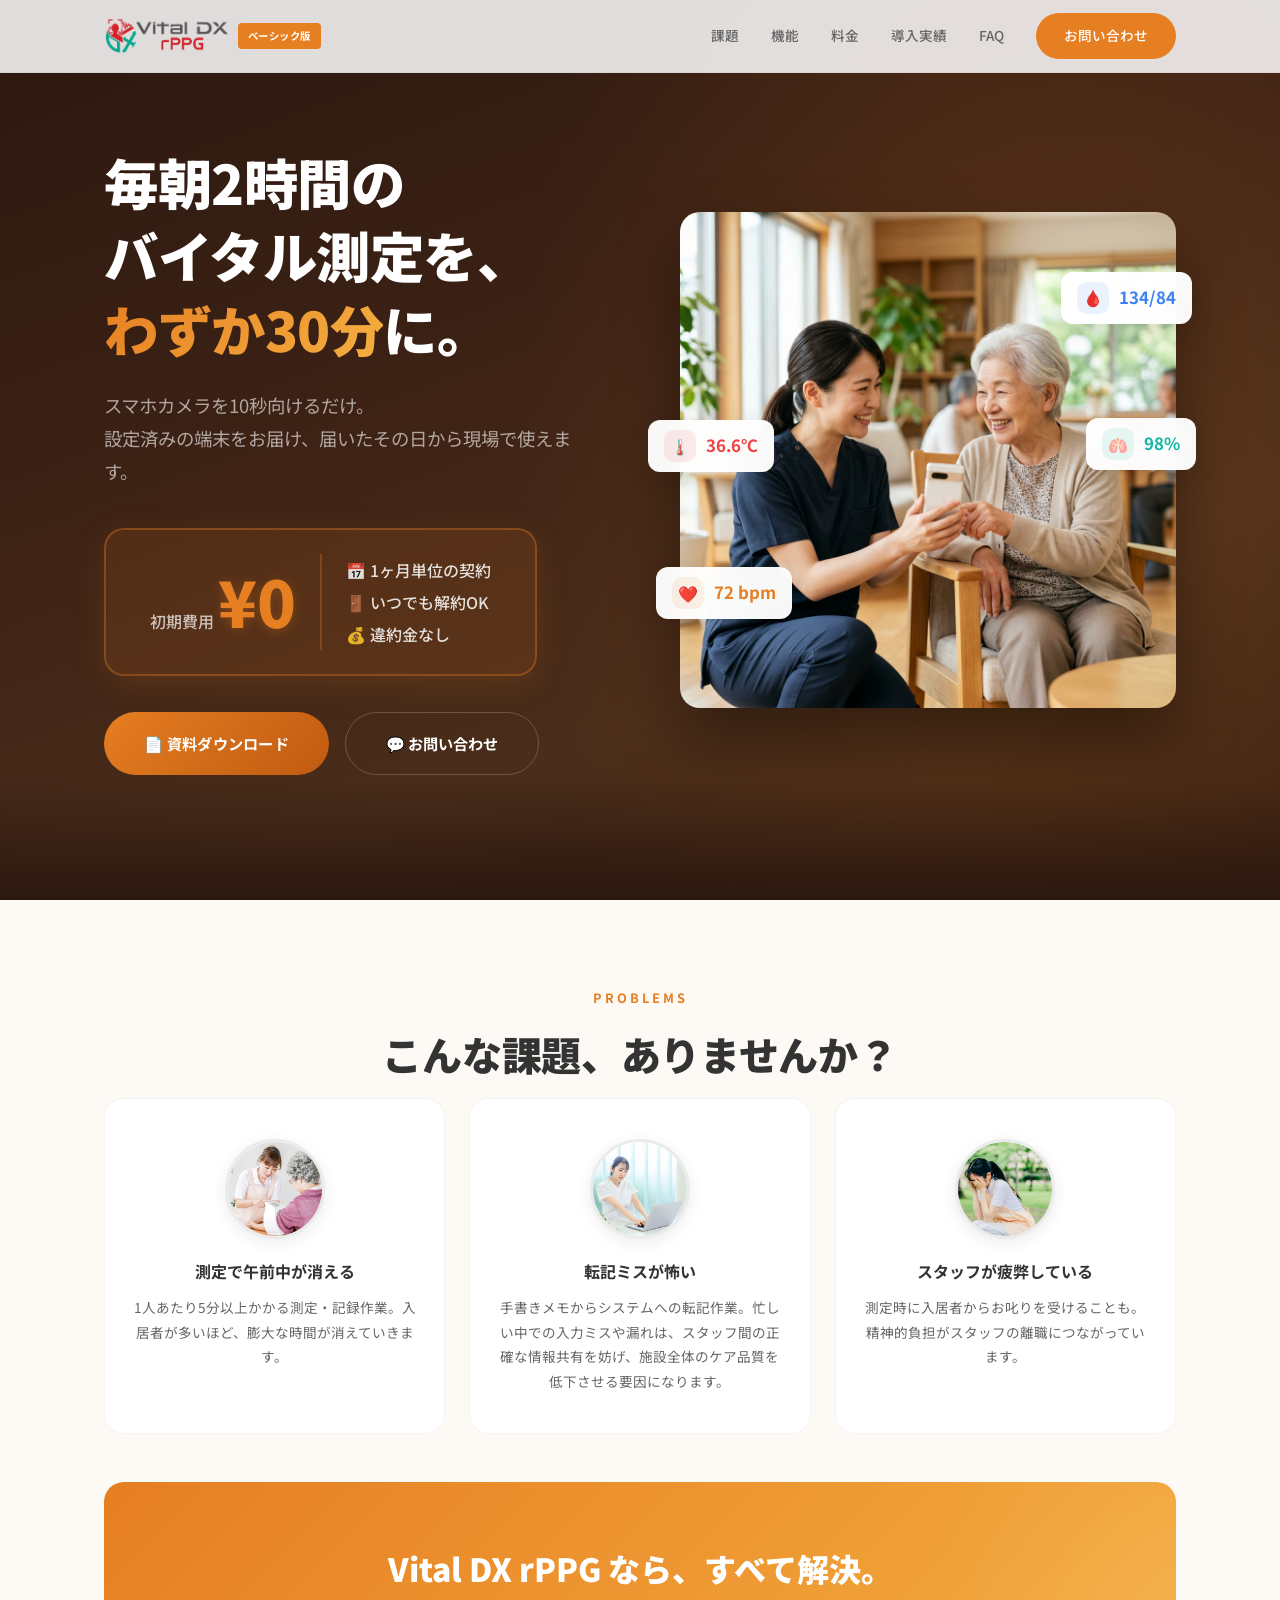
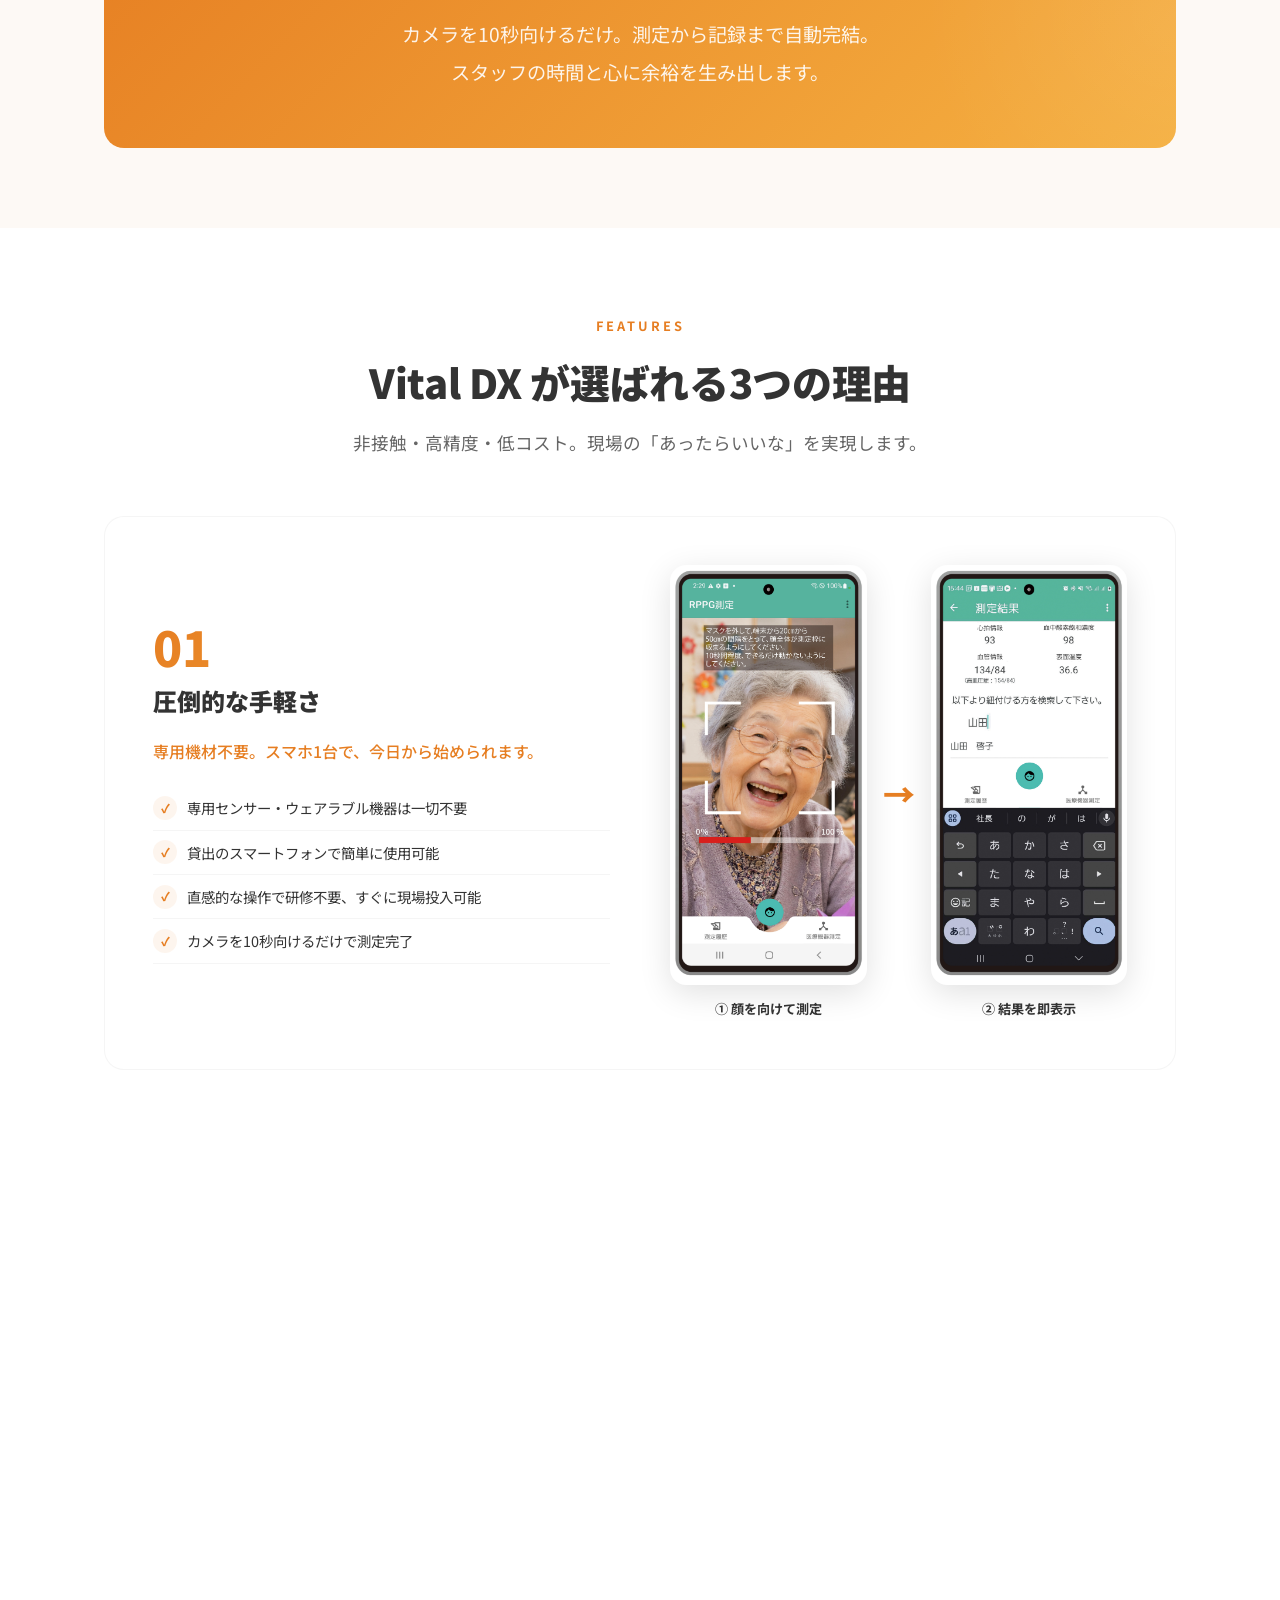
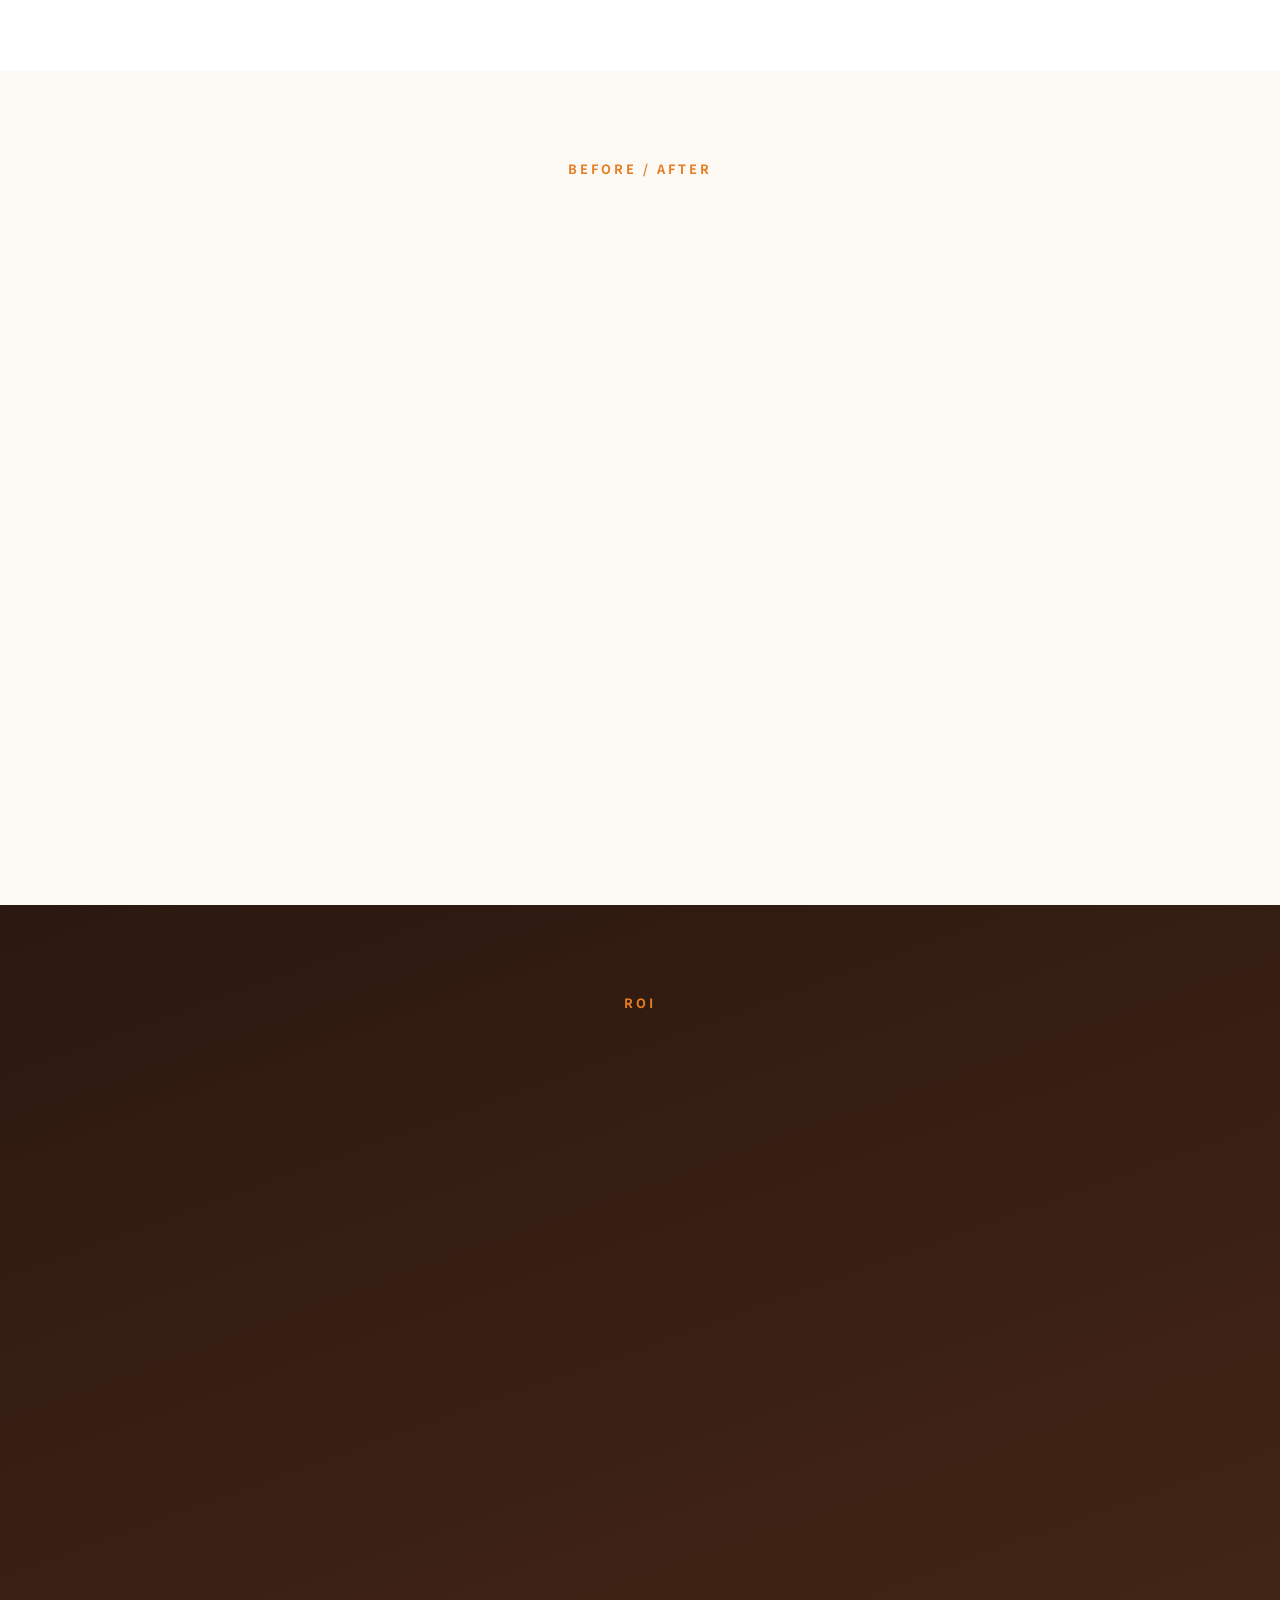
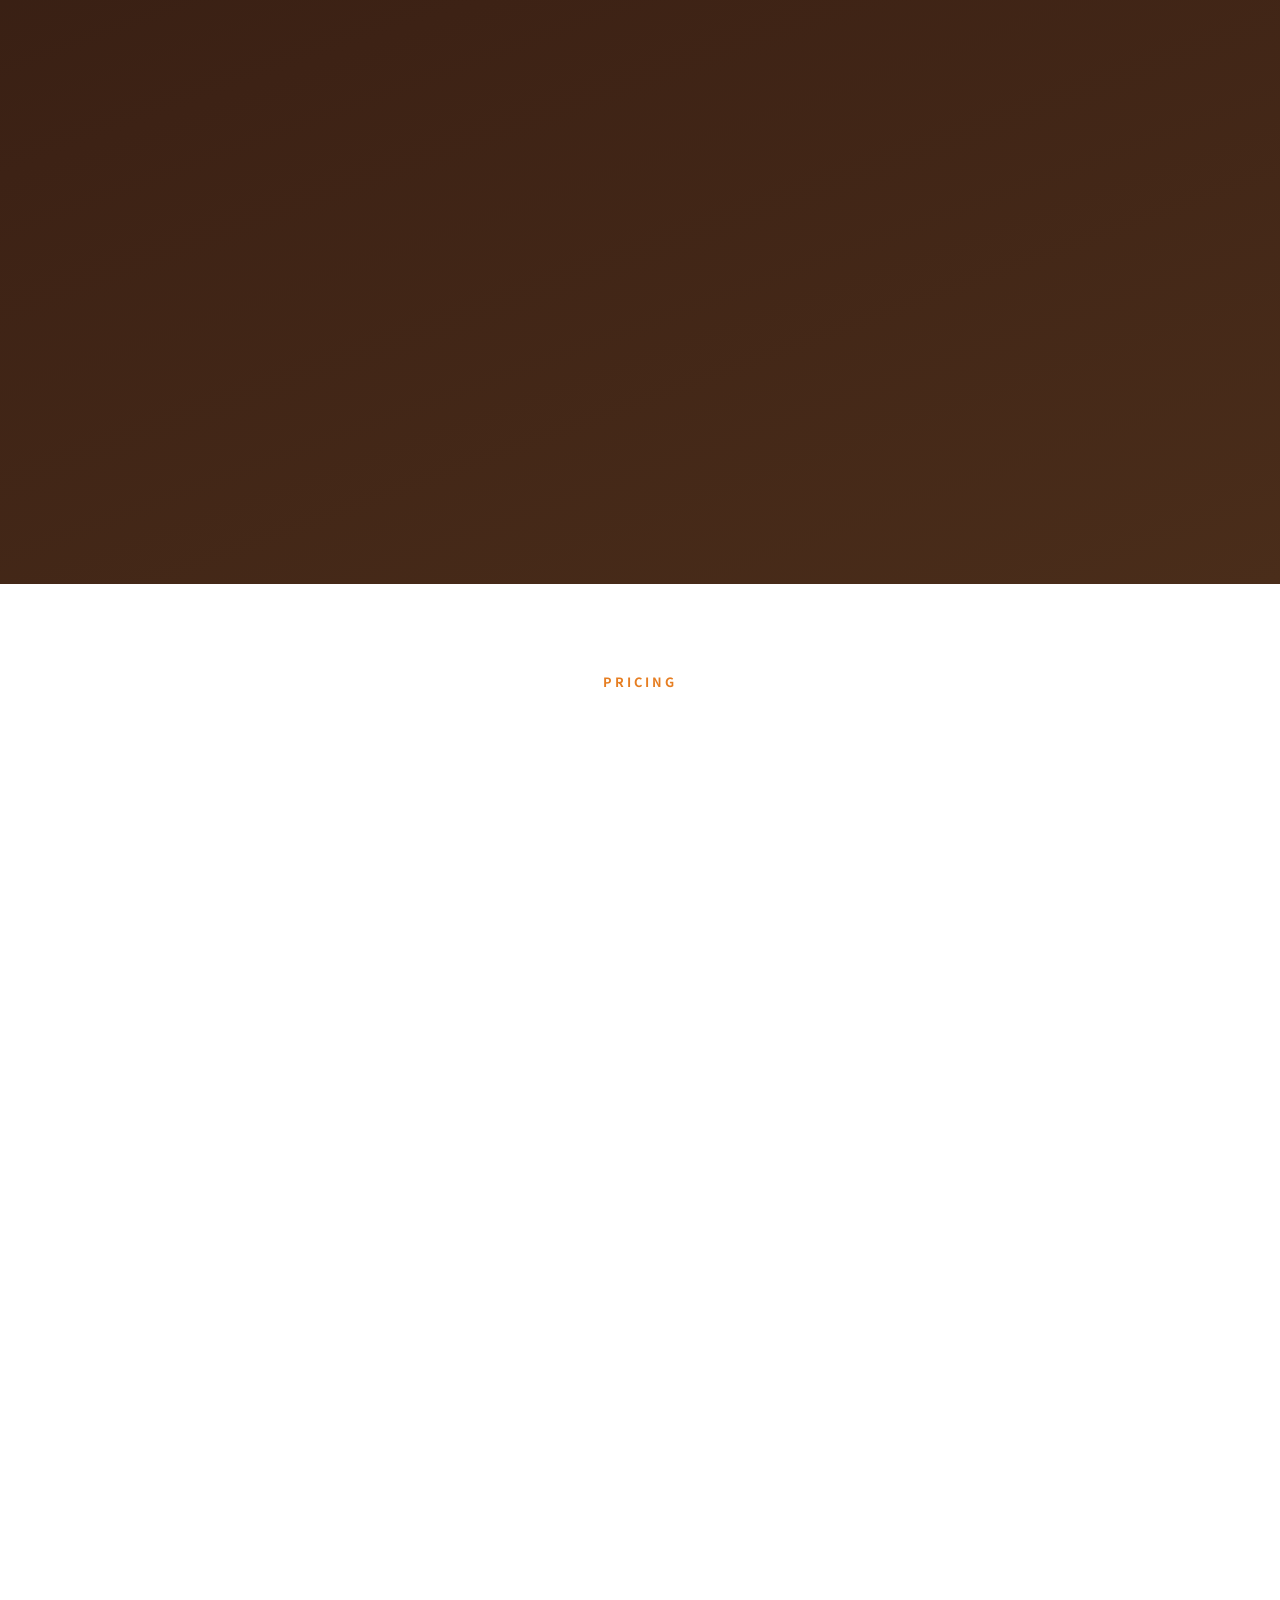
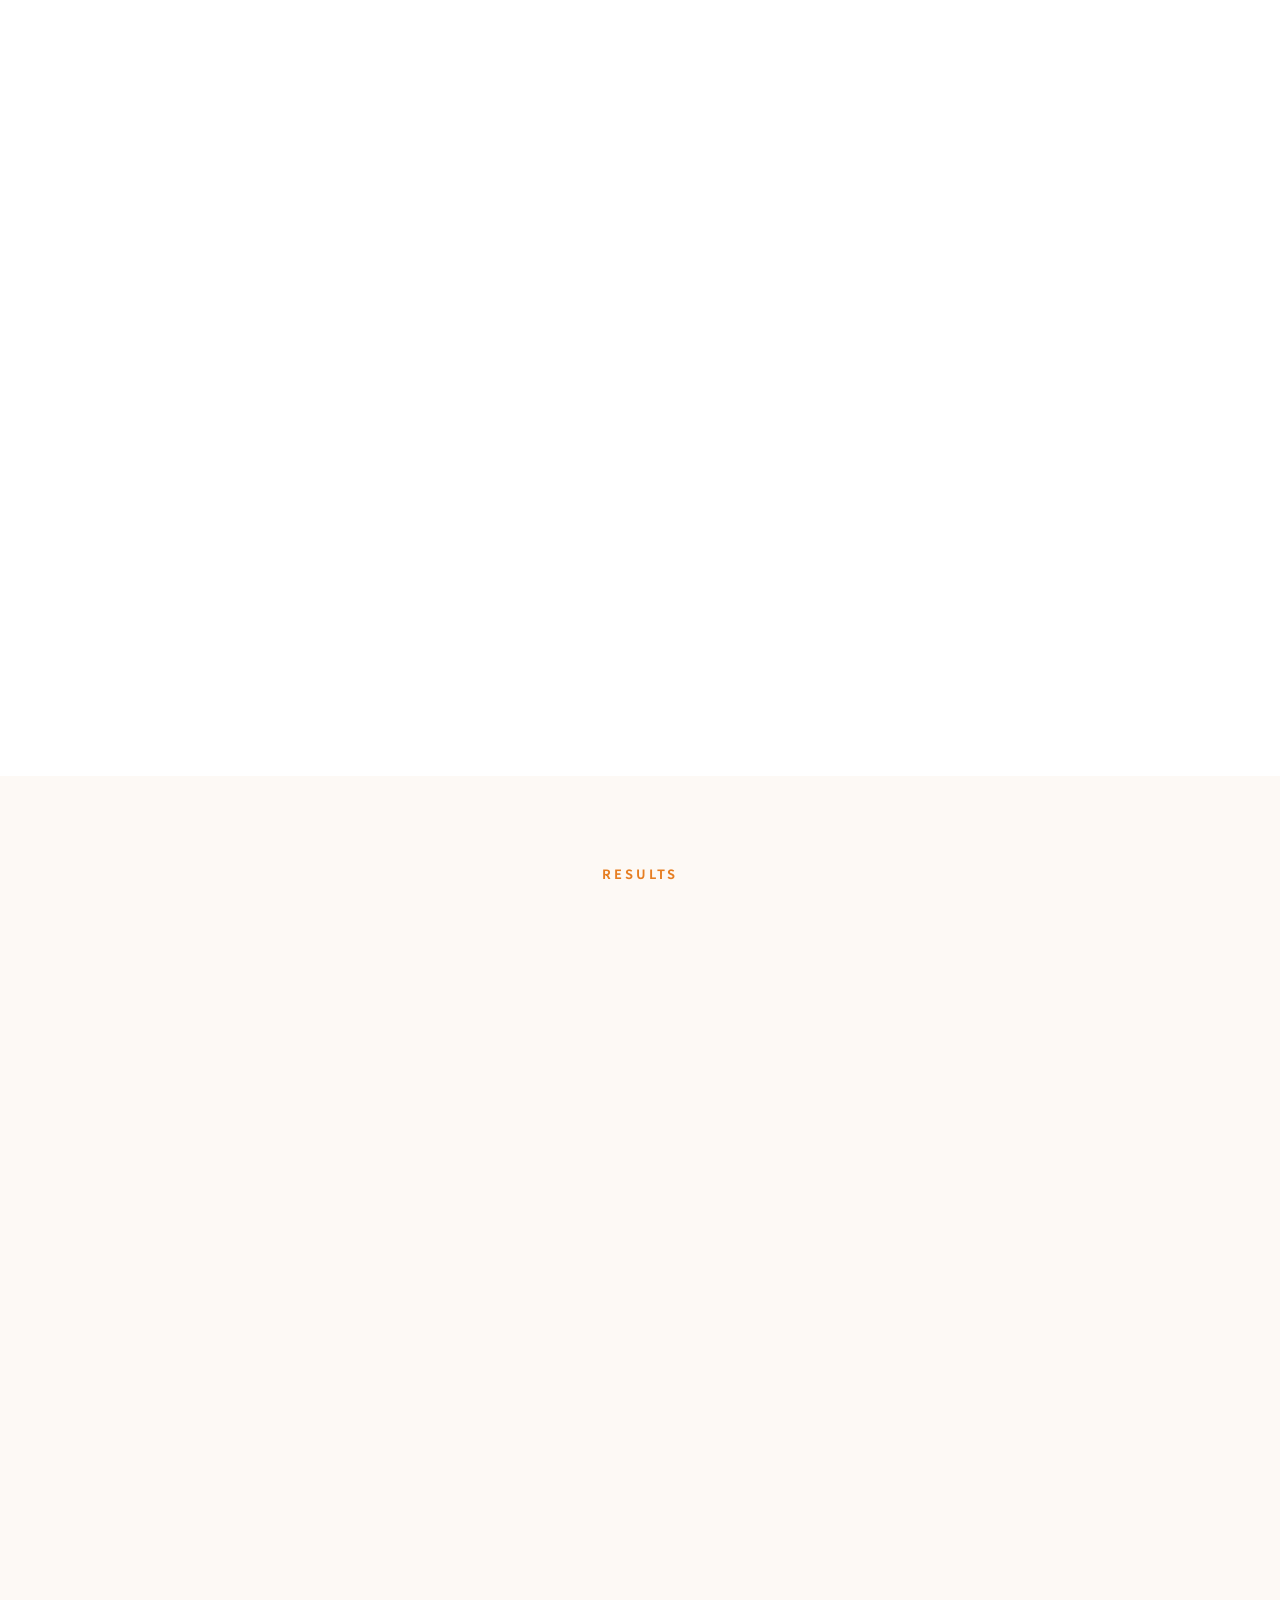
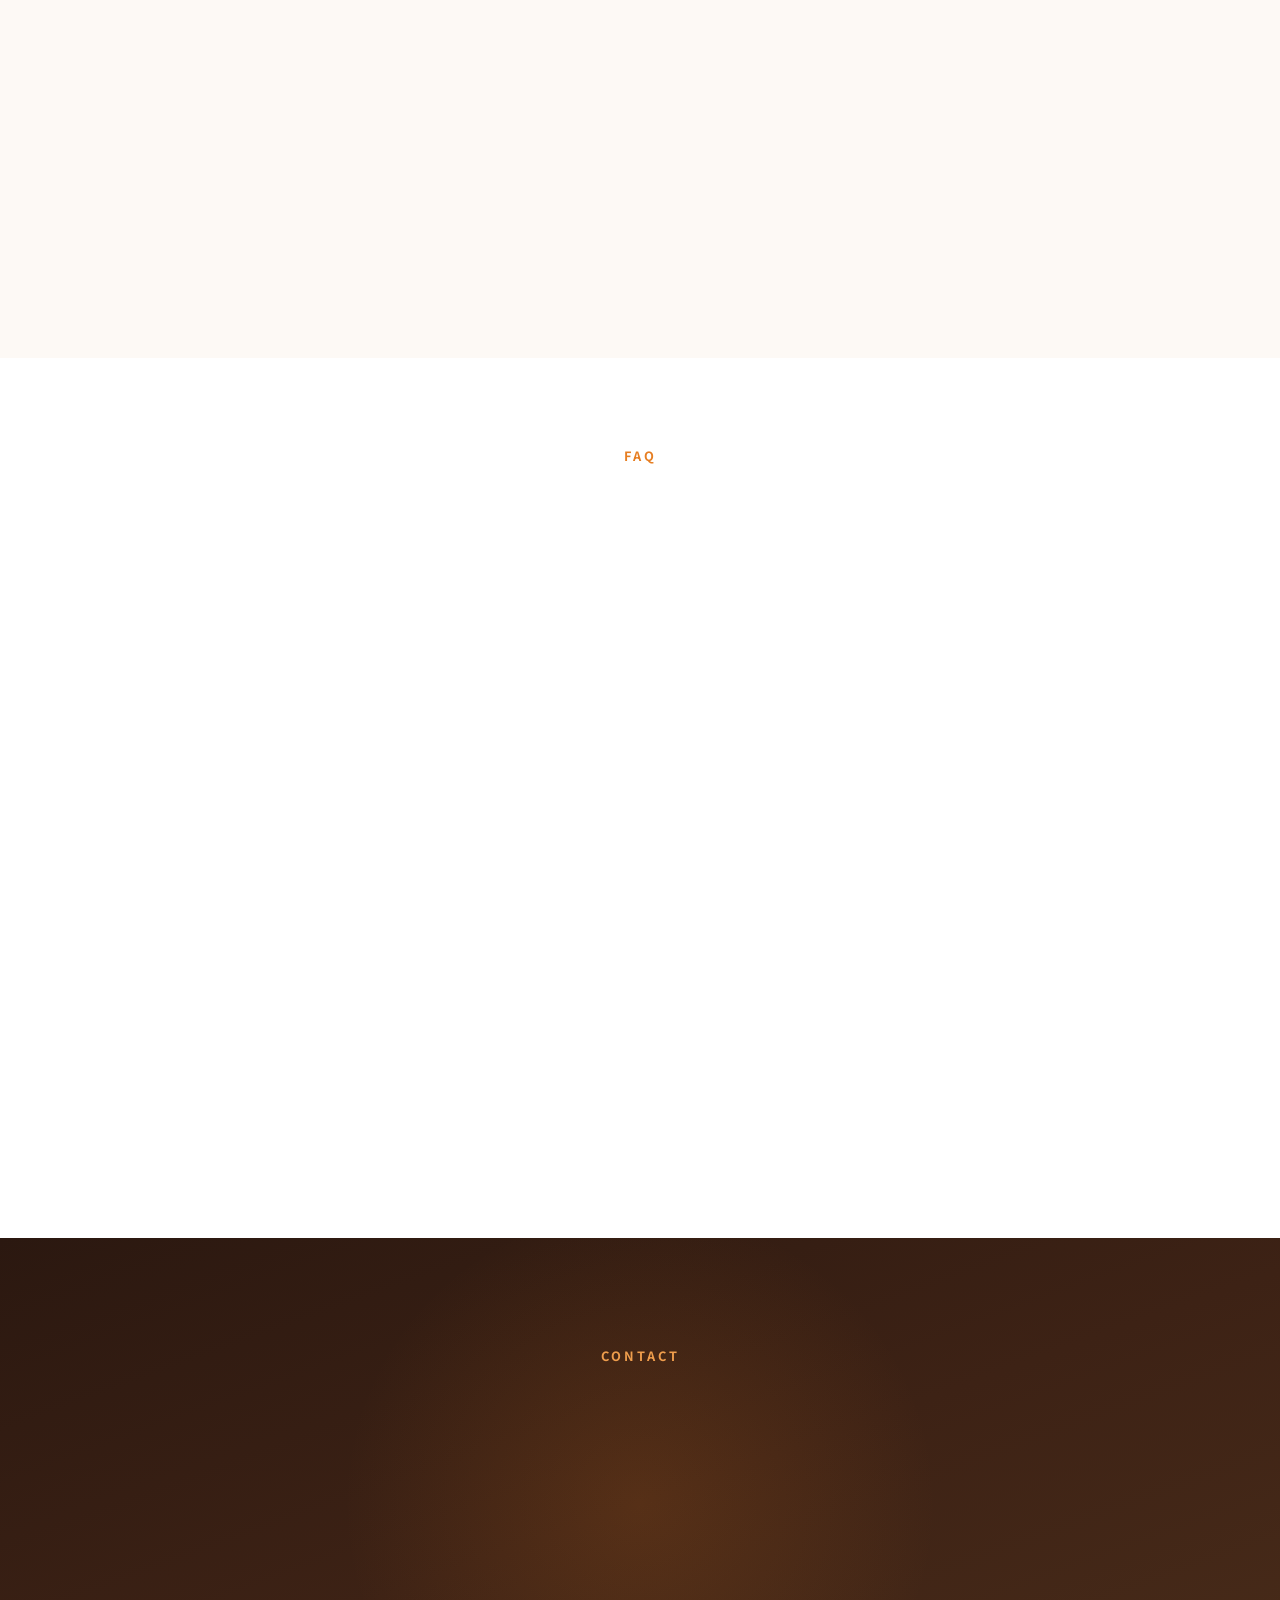
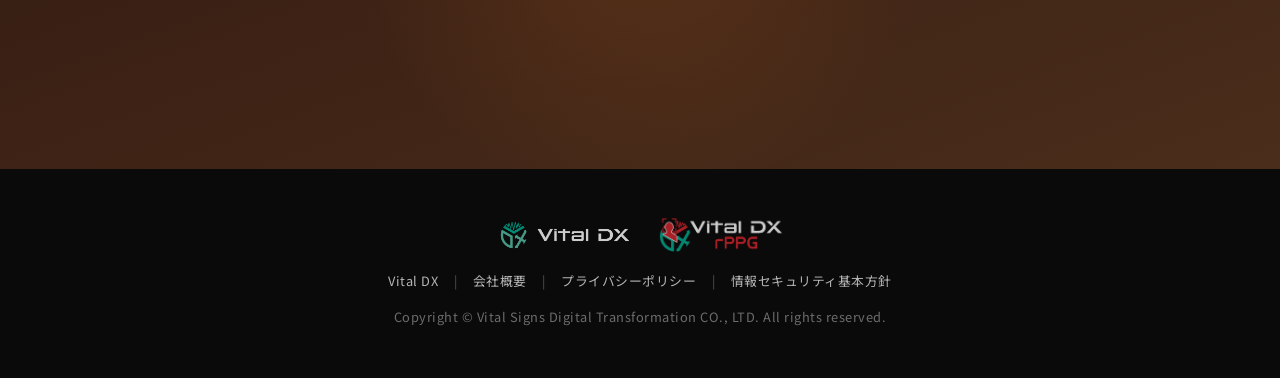
<file: index.html>
<!DOCTYPE html>
<html lang="ja">

<head>
  <meta charset="UTF-8">
  <meta name="viewport" content="width=device-width, initial-scale=1.0">
  <title>Vital DX rPPG | 非接触バイタル測定で介護現場を変える</title>
  <meta name="description" content="スマホカメラを10秒向けるだけ。バイタルサインの測定・記録を自動化し、介護スタッフの負担を大幅削減。初期費用¥0で今すぐ始められる介護DXクラウドサービス。">
  <link rel="stylesheet" href="styles.css">
</head>

<body>

  <header class="header" id="header">
    <div class="container">
      <a href="#" class="logo"><img src="images/logo/VitalDXrPPG-01.png" alt="Vital DX rPPG"
          class="logo-img"><span>ベーシック版</span></a>
      <nav class="nav" id="nav">
        <a href="#pain">課題</a>
        <a href="#features">機能</a>
        <a href="#pricing">料金</a>
        <a href="#results">導入実績</a>
        <a href="#faq">FAQ</a>
        <a href="https://vital-dx.com/crm_forms/basic-lp.html" class="btn-nav" target="_blank">お問い合わせ</a>
      </nav>
      <button class="hamburger" id="hamburger" aria-label="メニュー"><span></span><span></span><span></span></button>
    </div>
  </header>

  <section class="hero" id="hero">
    <div class="container">
      <div class="hero-grid">
        <div class="hero-content">
          <h1>毎朝2時間の<br>バイタル測定を、<br><em>わずか30分</em>に。</h1>
          <p class="hero-sub">スマホカメラを10秒向けるだけ。<br>設定済みの端末をお届け、届いたその日から現場で使えます。</p>
          <div class="hero-price">
            <div style="text-align:center">
              <span class="label">初期費用</span>
              <span class="amount">¥0</span>
            </div>
            <div style="width:1.5px;align-self:stretch;background:rgba(230,126,34,.3)"></div>
            <div style="font-size:1rem;color:rgba(255,255,255,.85);line-height:2;font-weight:500">
              📅 1ヶ月単位の契約<br>🚪 いつでも解約OK<br>💰 違約金なし
            </div>
          </div>
          <div class="hero-cta">
            <a href="資料/vdxチラシ(軽).pdf" class="btn-primary" target="_blank">📄 資料ダウンロード</a>
            <a href="https://vital-dx.com/crm_forms/basic-lp.html" class="btn-secondary" target="_blank">💬 お問い合わせ</a>
          </div>
        </div>
        <div class="hero-image">
          <img src="images/hero_v2.png" alt="Vital DX rPPGによる非接触バイタル測定">
          <div class="hero-float f1">
            <div class="icon green">❤️</div>
            <span style="font-size:1.05rem;font-weight:700;color:var(--primary)">72 bpm</span>
          </div>
          <div class="hero-float f2">
            <div class="icon blue">🩸</div>
            <span style="font-size:1.05rem;font-weight:700;color:#3b82f6">134/84</span>
          </div>
          <div class="hero-float f3">
            <div class="icon red">🌡️</div>
            <span style="font-size:1.05rem;font-weight:700;color:#ef4444">36.6℃</span>
          </div>
          <div class="hero-float f4">
            <div class="icon teal">🫁</div>
            <span style="font-size:1.05rem;font-weight:700;color:#14b8a6">98%</span>
          </div>
        </div>
      </div>
    </div>
  </section>

  <section class="section pain" id="pain">
    <div class="container text-center">
      <span class="section-label">PROBLEMS</span>
      <h2 class="section-title fade-in">こんな課題、ありませんか？</h2>
      <div class="pain-cards">
        <div class="pain-card fade-in">
          <div class="pain-img"><img src="images/problems-busy.jpg" alt="バイタル測定の様子"></div>
          <h3>測定で午前中が消える</h3>
          <p>1人あたり5分以上かかる測定・記録作業。入居者が多いほど、膨大な時間が消えていきます。</p>
        </div>
        <div class="pain-card fade-in">
          <div class="pain-img"><img src="images/problems-records.jpg" alt="記録作業の様子"></div>
          <h3>転記ミスが怖い</h3>
          <p>手書きメモからシステムへの転記作業。忙しい中での入力ミスや漏れは、スタッフ間の正確な情報共有を妨げ、施設全体のケア品質を低下させる要因になります。</p>
        </div>
        <div class="pain-card fade-in">
          <div class="pain-img"><img src="images/problems-burnout.jpg" alt="スタッフの疲弊" style="object-position:45% 35%">
          </div>
          <h3>スタッフが疲弊している</h3>
          <p>測定時に入居者からお叱りを受けることも。精神的負担がスタッフの離職につながっています。</p>
        </div>
      </div>
      <div class="solution-box fade-in">
        <h3>Vital DX rPPG なら、すべて解決。</h3>
        <p>カメラを10秒向けるだけ。測定から記録まで自動完結。<br>スタッフの時間と心に余裕を生み出します。</p>
      </div>
    </div>
  </section>

  <section class="section" id="features">
    <div class="container">
      <div class="text-center">
        <span class="section-label">FEATURES</span>
        <h2 class="section-title fade-in">Vital DX が選ばれる3つの理由</h2>
        <p class="section-desc fade-in">非接触・高精度・低コスト。現場の「あったらいいな」を実現します。</p>
      </div>
      <div class="feature-detail fade-in">
        <div class="feature-detail-content">
          <div class="feature-num">01</div>
          <h3>圧倒的な手軽さ</h3>
          <p class="feature-lead">専用機材不要。スマホ1台で、今日から始められます。</p>
          <ul class="feature-list">
            <li>専用センサー・ウェアラブル機器は一切不要</li>
            <li>貸出のスマートフォンで簡単に使用可能</li>
            <li>直感的な操作で研修不要、すぐに現場投入可能</li>
            <li>カメラを10秒向けるだけで測定完了</li>
          </ul>
        </div>
        <div class="feature-detail-image">
          <div class="app-flow">
            <div class="app-flow-step">
              <img src="images/f_vdxrppg_ui-01.jpg" alt="Vital DX rPPG 測定中画面" class="app-screenshot">
              <span class="app-flow-label">① 顔を向けて測定</span>
            </div>
            <div class="app-flow-arrow">→</div>
            <div class="app-flow-step">
              <img src="images/f_vdxrppg_ui-03.jpg" alt="Vital DX rPPG 測定結果画面" class="app-screenshot">
              <span class="app-flow-label">② 結果を即表示</span>
            </div>
          </div>
        </div>
      </div>
      <div class="features-sub-grid fade-in">
        <div class="feature-sub-card">
          <div class="feature-num">02</div>
          <h3>高精度なAI解析</h3>
          <p class="feature-lead">最先端rPPG技術で非接触バイタル測定を実現</p>
          <div class="feature-tags">
            <span class="tag">rPPG技術</span>
            <span class="tag">心拍数</span>
            <span class="tag">血圧</span>
            <span class="tag">SpO2</span>
          </div>
          <p class="feature-sub-text">カメラで撮影した顔の微細な色変化をAIが解析し、心拍数・血圧・SpO2・呼吸数を高精度に算出。接触型デバイスに匹敵する精度を、カメラだけで実現します。</p>
        </div>
        <div class="feature-sub-card">
          <div class="feature-num">03</div>
          <h3>初期費用コスト ¥0〜</h3>
          <p class="feature-lead">稟議不要・簡単導入で、リスクなくDX化</p>
          <div class="feature-tags">
            <span class="tag">初期費用¥0</span>
            <span class="tag">稟議不要</span>
            <span class="tag">最短翌営業導入</span>
          </div>
          <p class="feature-sub-text">ベーシック版は初期費用¥0、月額¥28,000/ライセンス。高額な機器投資や複雑な導入プロセスは不要。機器が届いたその日から使用が可能です。</p>
        </div>
      </div>
      <div class="section-cta fade-in">
        <a href="資料/vdxチラシ(軽).pdf" class="btn-primary" target="_blank">📄 資料ダウンロード</a>
      </div>
    </div>
  </section>

  <section class="section before-after" id="before-after">
    <div class="container">
      <div class="text-center">
        <span class="section-label">BEFORE / AFTER</span>
        <h2 class="section-title fade-in">導入で、現場はこう変わる</h2>
        <p class="section-desc fade-in">午前中のスケジュールが劇的に改善。生まれた時間を、入居者のケアに。</p>
      </div>
      <div class="gantt-section fade-in" id="ganttSection">
        <div class="gantt-block">
          <div class="gantt-label gantt-label-before" id="ganttLabel">❌ 導入前</div>
          <div class="gantt-chart">
            <div class="gantt-timeline">
              <span>7:00</span><span>8:00</span><span>9:00</span><span>10:00</span><span>11:00</span><span>12:00</span>
            </div>
            <div class="gantt-row"><span class="gantt-name">Aさん</span>
              <div class="gantt-bars">
                <div class="gantt-bar vital anim-bar" data-before-left="10" data-before-width="24" data-after-left="10"
                  data-after-width="6">バイタルサイン<br>測定</div>
                <div class="gantt-bar other anim-bar" data-before-left="36" data-before-width="20" data-after-left="18"
                  data-after-width="20">口腔ケア</div>
                <div class="gantt-bar rec anim-bar" data-before-left="58" data-before-width="22" data-after-left="40"
                  data-after-width="22">レクレーション</div>
                <div class="gantt-bar desk anim-bar" data-before-left="82" data-before-width="16" data-after-left="64"
                  data-after-width="10">記録</div>
                <div class="gantt-bar qol anim-bar effect-bar" data-before-left="76" data-before-width="0"
                  data-after-left="76" data-after-width="24">時間創出</div>
              </div>
            </div>
            <div class="gantt-row"><span class="gantt-name">Bさん</span>
              <div class="gantt-bars">
                <div class="gantt-bar vital anim-bar" data-before-left="6" data-before-width="28" data-after-left="6"
                  data-after-width="6">バイタルサイン<br>測定</div>
                <div class="gantt-bar other anim-bar" data-before-left="36" data-before-width="24" data-after-left="14"
                  data-after-width="24">入浴介助</div>
                <div class="gantt-bar rec anim-bar" data-before-left="62" data-before-width="20" data-after-left="40"
                  data-after-width="22">レクレーション</div>
                <div class="gantt-bar desk anim-bar" data-before-left="84" data-before-width="14" data-after-left="64"
                  data-after-width="10">申送り</div>
                <div class="gantt-bar qol anim-bar effect-bar" data-before-left="76" data-before-width="0"
                  data-after-left="76" data-after-width="24">時間創出</div>
              </div>
            </div>
            <div class="gantt-row"><span class="gantt-name">Cさん</span>
              <div class="gantt-bars">
                <div class="gantt-bar vital anim-bar" data-before-left="14" data-before-width="26" data-after-left="14"
                  data-after-width="6">バイタルサイン<br>測定</div>
                <div class="gantt-bar other anim-bar" data-before-left="42" data-before-width="18" data-after-left="22"
                  data-after-width="18">処置</div>
                <div class="gantt-bar rec anim-bar" data-before-left="62" data-before-width="20" data-after-left="42"
                  data-after-width="22">見守り</div>
                <div class="gantt-bar desk anim-bar" data-before-left="84" data-before-width="14" data-after-left="66"
                  data-after-width="10">記録</div>
                <div class="gantt-bar qol anim-bar effect-bar" data-before-left="78" data-before-width="0"
                  data-after-left="78" data-after-width="22">時間創出</div>
              </div>
            </div>
          </div>
          <div class="gantt-effects" id="ganttEffects">
            <div class="gantt-effect effect1">
              <span class="effect-icon">⏱️</span>
              <span class="effect-label">効果①</span>
              <span class="effect-text">測定時間を大幅短縮<br>5分 → わずか10秒</span>
            </div>
            <div class="gantt-effect effect2">
              <span class="effect-icon">💡</span>
              <span class="effect-label">効果②</span>
              <span class="effect-text">業務の前倒しによる新たな<br>業務時間を創出</span>
            </div>
            <div class="gantt-effect effect3">
              <span class="effect-icon">🕐</span>
              <span class="effect-label">効果③</span>
              <span class="effect-text">ゆとりあるケアで<br>双方のQOL向上</span>
            </div>
          </div>
        </div>
      </div>
      <div class="gantt-legend fade-in">
        <span><i class="dot vital"></i>バイタルサイン測定（従来）</span>
        <span><i class="dot vital-after"></i>非接触測定（導入後）</span>
        <span><i class="dot other"></i>ケア業務</span>
        <span><i class="dot rec"></i>レクレーション・見守り</span>
        <span><i class="dot qol"></i>新たな業務時間の創出</span>
      </div>
    </div>
  </section>

  <section class="section roi-section" id="roi">
    <div class="container">
      <div class="text-center">
        <span class="section-label">ROI</span>
        <h2 class="section-title fade-in">導入したその月から、元が取れる。</h2>
        <p class="section-desc fade-in">初期費用¥0。月額コストを上回る削減効果が、初月から生まれます。</p>
      </div>

      <div class="roi-chart-block fade-in">
        <h3 class="roi-chart-heading">導入効果のメリット 〜工数・コスト削減〜 <small>（30名規模の施設の場合　※価格はすべて税抜きです）</small></h3>

        <div class="roi-chart-layout">
          <div class="roi-bar-group">
            <div class="roi-bar-label">導入前</div>
            <div class="roi-bar roi-bar-before" style="height:260px">
              <div class="roi-bar-segment seg-vital" style="flex:5">
                <span>バイタルサイン測定</span>
                <strong>2時間</strong>
              </div>
              <div class="roi-bar-segment seg-record" style="flex:1.5">
                <span>記録・入力</span>
              </div>
            </div>
            <div class="roi-bar-total">計 約2.5時間</div>
          </div>

          <div class="roi-chart-center">
            <div class="roi-reduction-badge">
              <span class="roi-reduction-sub">業務時間</span>
              <span class="roi-reduction-num"><span class="count-up" data-target="75">0</span><small>%</small></span>
              <span class="roi-reduction-text">短縮!!</span>
            </div>
            <div class="roi-chart-arrow">
              <svg width="80" height="24" viewBox="0 0 80 24">
                <path d="M0 12h68l-8-8M68 12l-8 8" fill="none" stroke="var(--primary)" stroke-width="2.5"
                  stroke-linecap="round" stroke-linejoin="round" />
              </svg>
            </div>
          </div>

          <div class="roi-bar-group">
            <div class="roi-bar-label roi-bar-label-after">導入後</div>
            <div class="roi-bar roi-bar-after" style="height:65px">
              <div class="roi-bar-segment seg-vital-after">
                <strong>30分</strong>
              </div>
            </div>
            <div class="roi-bar-total roi-bar-total-after">計 約30分</div>
          </div>

          <div class="roi-chart-features">
            <div class="roi-feature-point">
              <span class="roi-fp-num">効果1</span>
              <span class="roi-fp-text">1人あたりの測定時間<br><strong>5分 → わずか10秒</strong></span>
            </div>
            <div class="roi-feature-point">
              <span class="roi-fp-num">効果2</span>
              <span class="roi-fp-text">記録・入力作業を自動化<br><strong>手書き・転記が不要に</strong></span>
            </div>
            <div class="roi-feature-point">
              <span class="roi-fp-num">効果3</span>
              <span class="roi-fp-text">年間の削減時間<br><strong><span class="count-up"
                    data-target="548">0</span>時間</strong>（1日90分×365日）</span>
            </div>
          </div>
        </div>

        <div class="roi-cost-divider"></div>
        <h4 class="roi-cost-heading">💰 月額コストの比較</h4>
        <div class="roi-cost-layout">
          <div class="roi-cost-bar-group">
            <div class="roi-cost-tag roi-cost-tag-before">導入前</div>
            <div class="roi-cost-bar roi-cost-before">
              <div class="roi-cost-fill" style="width:100%">
                <span>バイタルサイン測定の人件費</span>
              </div>
              <div class="roi-cost-amount" style="color:#fff;">月額 約<strong style="color:#fff;">91,000</strong>円</div>
            </div>
          </div>
          <div class="roi-cost-bar-group">
            <div class="roi-cost-tag roi-cost-tag-after">導入後</div>
            <div class="roi-cost-bar roi-cost-after">
              <div class="roi-cost-fill"
                style="width:47%;background:linear-gradient(135deg,#F5B041,#F0A050);border-radius:8px 0 0 8px;">
                <span>ライセンス</span>
              </div>
              <div class="roi-cost-fill"
                style="width:15%;background:linear-gradient(135deg,#ef4444,#dc2626);border-radius:0;">
                <span>人件費</span>
              </div>
              <div class="roi-cost-amount">月額 約<strong>43,000</strong>円</div>
            </div>
          </div>
          <p style="font-size:.75rem;color:var(--text-light);margin-top:4px;margin-bottom:0;padding-left:76px;">
            ※1ライセンス＝端末1台分</p>
          <div class="roi-cost-result">
            <span class="roi-cost-result-label">毎月の削減額</span>
            <span class="roi-cost-result-num">約<span class="count-up"
                data-target="48">0</span>,000円<small>おトク</small></span>
            <span class="roi-cost-result-sub">年間換算 約57万円の削減効果</span>
          </div>

        </div>
      </div>

    </div>
  </section>

  <section class="section" id="pricing">
    <div class="container text-center">
      <span class="section-label">PRICING</span>
      <h2 class="section-title fade-in">料金プラン</h2>
      <p class="section-desc fade-in">初期費用¥0・年間縛りなし。1ヶ月単位の契約で、リスクなく始められます。<br><span
          style="font-size:14px;">（※価格はすべて税抜きです）</span></p>
      <div class="pricing-grid">
        <div class="price-card recommended fade-in">
          <div class="price-badge">おすすめ・まずはここから</div>
          <h3>ベーシック版</h3>
          <p class="subtitle">簡単導入・稟議不要</p>
          <div class="price">¥0<small> / 初期費用</small></div>
          <p class="monthly">月額 ¥28,000<small style="font-weight:400;color:var(--text-light)"> /ライセンス</small></p>
          <p style="font-size:9px;color:var(--text-light);margin-top:-20px;margin-bottom:16px;">
            ※表示価格は、2026年12月まで適用される1ライセンスあたりの特別価格です。</p>
          <ul>
            <li>非接触バイタル測定（基本機能）</li>
            <li>手軽な導入で最短翌営業で導入</li>
            <li>スマホアプリで簡単操作</li>
            <li class="disabled">導入支援・サポート<span class="option-tag">オプション</span></li>
            <li class="disabled">介護記録ソフト連携<span class="option-tag">オプション</span></li>
            <li class="disabled">異常時通知（LINE等）<span class="option-tag">オプション</span></li>
            <li class="disabled">CSVダウンロード<span class="option-tag">オプション</span></li>
            <li class="disabled">データ保存<span class="limit-tag">保存期限3か月</span></li>
            <li class="disabled">測定回数<span class="limit-tag">1日30回まで</span></li>
            <li class="disabled">月末レポート郵送<span class="option-tag" style="background:#0d9488;color:#fff;">プレミアム版限定</span>
            </li>
          </ul>
          <div class="contract-note basic-note">
            <p>🔓 年間縛りなし ｜ 📅 1ヶ月単位 ｜ 🚪 いつでも解約OK ｜ 💰 違約金なし</p>
          </div>
          <a href="https://vital-dx.com/crm_forms/basic-lp.html" class="btn-primary" target="_blank">お問い合わせ →</a>
        </div>
        <div class="price-card premium fade-in">
          <div class="price-badge premium-badge">全機能・フルサポート</div>
          <h3>プレミアム版</h3>
          <p class="subtitle">導入支援・全機能標準付帯</p>
          <div class="price">¥700,000<small> / 初期費用</small></div>
          <p class="monthly">月額 応相談<small style="font-weight:400;color:var(--text-light)"> /施設</small></p>
          <ul>
            <li>非接触バイタル測定（フル機能）</li>
            <li class="highlight-feature">専任担当によるVIP導入支援</li>
            <li class="highlight-feature">介護記録ソフト連携 標準付帯</li>
            <li class="highlight-feature">異常時通知（LINE等）標準付帯</li>
            <li class="highlight-feature">CSVダウンロード 標準付帯</li>
            <li class="highlight-feature">CDC機能 標準付帯</li>
            <li class="highlight-feature">データ保存 永久・無制限</li>
            <li class="highlight-feature">測定回数 無制限</li>
            <li class="highlight-feature"
              style="border:2px solid #0d9488;border-radius:8px;padding:8px 12px;background:rgba(13,148,136,.08);">
              月末レポート郵送<span class="option-tag" style="background:#0d9488;color:#fff;">プレミアム版限定</span></li>
          </ul>
          <div class="contract-note premium-note">
            <p>📋 年間契約 ｜ 専任担当による手厚いサポート付き</p>
          </div>
          <a href="https://vital-dx.com/crm_forms/mainhp.html" class="btn-outline" target="_blank">お問い合わせ →</a>
        </div>
      </div>

      <h3 class="steps-title fade-in">かんたん3ステップで導入</h3>
      <div class="steps fade-in">
        <div class="step">
          <div class="step-icon">📝</div>
          <div class="step-num-sub">STEP 1</div>
          <h4>お申し込み</h4>
          <p>Webフォームから<br>最短1分で完了</p>
        </div>
        <div class="step-arrow">→</div>
        <div class="step">
          <div class="step-icon">📦</div>
          <div class="step-num-sub">STEP 2</div>
          <h4>機器の到着</h4>
          <p>決済後に設定済みの端末を<br>お届け</p>
        </div>
        <div class="step-arrow">→</div>
        <div class="step">
          <div class="step-icon">🚀</div>
          <div class="step-num-sub">STEP 3</div>
          <h4>即日開始</h4>
          <p>届いたその日から<br>すぐ使える</p>
        </div>
      </div>
    </div>
  </section>

  <section class="section results" id="results">
    <div class="container">
      <div class="text-center">
        <span class="section-label">RESULTS</span>
        <h2 class="section-title fade-in">導入実績</h2>
        <p class="section-desc fade-in">全国の介護・医療施設で導入が広がっています。</p>
      </div>

      <div class="facility-strip fade-in">
        <div class="facility-pill">
          <span class="pill-location">神奈川県</span>
          <span class="pill-name">認知症治療病棟</span>
          <span class="pill-scale">180床</span>
        </div>
        <div class="facility-pill">
          <span class="pill-location">神奈川県</span>
          <span class="pill-name">病院</span>
          <span class="pill-scale">184床</span>
        </div>
        <div class="facility-pill">
          <span class="pill-location">東京都</span>
          <span class="pill-name">高齢者住宅</span>
          <span class="pill-scale">28名</span>
        </div>
        <div class="facility-pill">
          <span class="pill-location">大分県</span>
          <span class="pill-name">高齢者住宅（4施設）</span>
          <span class="pill-scale">175名</span>
        </div>
        <div class="facility-pill">
          <span class="pill-location">鹿児島県</span>
          <span class="pill-name">介護医療院</span>
          <span class="pill-scale">150床</span>
        </div>
        <div class="facility-pill">
          <span class="pill-location">鹿児島県</span>
          <span class="pill-name">特別老人ホーム</span>
          <span class="pill-scale">70名</span>
        </div>
        <div class="facility-pill">
          <span class="pill-location">沖縄県</span>
          <span class="pill-name">デイサービス</span>
          <span class="pill-scale">31名</span>
        </div>
        <div class="facility-pill pill-more">
          <span class="pill-name">…その他多数</span>
        </div>
      </div>

      <h3 class="section-title text-center fade-in" style="margin-top:80px;margin-bottom:32px">お客様の声</h3>
      <div class="testimonials">
        <div class="testimonial fade-left">
          <blockquote>私たちの病棟では入居者が120名おり、1人の看護師が30名の朝のバイタルサイン測定に2時間以上かかっていました。Vital DX
            rPPG導入後は同じ業務が30分で完了。現場全体の働き方が大きく改善されました。</blockquote>
          <div class="testimonial-author">
            <img src="images/t_nurse.png" alt="施設担当者" width="48" height="48">
            <div>
              <div class="name">鹿児島県 介護医療院</div>
              <div class="role">150床 / 5ライセンス</div>
            </div>
          </div>
        </div>
        <div class="testimonial fade-right">
          <blockquote>以前は測定時に入居者様からお叱りを受け、精神的に悩む職員もいました。導入後はそのような相談がなくなり、現場としても非常に安心しています。</blockquote>
          <div class="testimonial-author">
            <img src="images/t_director.png" alt="施設担当者" width="48" height="48">
            <div>
              <div class="name">大分県 高齢者住宅（4施設）</div>
              <div class="role">175名 / 7ライセンス</div>
            </div>
          </div>
        </div>
        <div class="testimonial fade-left">
          <blockquote>導入により測定時間が大幅に短縮され、業務全体の見直しが可能に。職員の業務負荷が軽減され、離職者も減少しました。</blockquote>
          <div class="testimonial-author">
            <img src="images/t_manager.png" alt="施設担当者" width="48" height="48">
            <div>
              <div class="name">沖縄県 デイサービス</div>
              <div class="role">31名 / 1ライセンス</div>
            </div>
          </div>
        </div>
        <div class="testimonial fade-right">
          <blockquote>予想以上に精度が良く、夜間帯の看護師残業がなくなりました。操作が簡単なため看護補助者が測定を担当し、看護師はより専門性の高い業務に集中できています。</blockquote>
          <div class="testimonial-author">
            <img src="images/t_chief.png" alt="施設担当者" width="48" height="48">
            <div>
              <div class="name">神奈川県 認知症治療病棟</div>
              <div class="role">180床 / 4ライセンス</div>
            </div>
          </div>
        </div>
      </div>
    </div>
  </section>

  <section class="section" id="faq">
    <div class="container">
      <div class="text-center">
        <span class="section-label">FAQ</span>
        <h2 class="section-title fade-in">よくあるご質問</h2>
      </div>
      <div class="faq-list fade-in">
        <div class="faq-item">
          <div class="faq-q">精度はどうなっているのか？</div>
          <div class="faq-a">
            <p>
              <strong>医療機器のような「医療的な診断」にはご使用いただけませんが、日々の体調変化を把握する「目安」として、十分に実用的な精度を備えています。</strong><br>本システムは、独自のAI（人工知能）が1秒間に約30枚の顔画像を高速処理し、目に見えない微細な血流の変化を捉えてバイタルサインを算出します。「いつもと違う」という体調の変化にいち早く気づくためのツールとして、多くの施設様でご納得のうえ活用いただいております。
            </p>
          </div>
        </div>
        <div class="faq-item">
          <div class="faq-q">録画されたりプライバシーが流出したりしませんか？</div>
          <div class="faq-a">
            <p>
              <strong>映像そのものが保存・録画されることはありませんので、ご安心ください。</strong><br>カメラはあくまで肌の色の変化を読み取るための「センサー」として機能し、測定が終われば映像データは即座に破棄されます。利用者様のプライバシーに配慮した設計となっております。
            </p>
          </div>
        </div>
        <div class="faq-item">
          <div class="faq-q">Vital DX rPPG は医療機器ですか？</div>
          <div class="faq-a">
            <p>
              <strong>いいえ、本製品は医療機器ではございません。</strong><br>診断や治療を目的とした医療機器ではなく、介護現場の業務負担軽減と、日々の健康状態の把握を目的としたシステムです。<br>「測る・書く・入力する」という毎日の工数を劇的に減らしつつ、利用者様の体調変化の「目安」として安全にご活用いただけます。
            </p>
          </div>
        </div>
        <div class="faq-item">
          <div class="faq-q">現在使用している介護記録ソフトと連携して使えますか？</div>
          <div class="faq-a">
            <p>
              <strong>はい、多くの主要な介護記録ソフトと連携可能です。また、弊社の専用アプリ単体でもご利用いただけます。</strong><br>「<a
                href="https://care-data-connect.com/#about_cdc" target="_blank"
                style="color:var(--primary);text-decoration:underline;">ケアデータコネクト</a>」に対応している「ほのぼのNEXT」などの記録ソフトをお使いであれば、測定データを自動で送ることができます。<span
                style="font-size:10px;color:var(--text-light);">（※「ケアデータコネクト」は、株式会社ブライト・ヴィーの登録商標です。）</span><br>万が一、現在お使いのソフトが連携に対応していない場合でも、弊社の専用「Viewerアプリ」だけでバイタルデータの測定・確認を行うことが可能です。「まずは毎日の測定時間を短縮したい」という施設様には、アプリ単体での導入も大変ご好評いただいております。
            </p>
          </div>
        </div>
        <div class="faq-item">
          <div class="faq-q">導入・設定が難しそうで、素人のスタッフには無理では？</div>
          <div class="faq-a">
            <p>
              <strong>操作は非常にシンプルで、特別なIT知識は不要です。</strong><br>貸出のスマートフォンでお顔を10秒間かざすだけで測定が完了します。新人スタッフの方でも、説明書を読まずにその日から使いこなせるほど直感的な操作感を実現しています。
            </p>
          </div>
        </div>
        <div class="faq-item">
          <div class="faq-q">まずは1ヵ月だけの使用も可能ですか？</div>
          <div class="faq-a">
            <p>
              <strong>はい、もちろん可能です。契約期間の縛りは一切ございませんので、1ヶ月単位でご利用いただけます。</strong><br><span
                style="font-size:10px;color:var(--text-light);">（※解約はいつでも可能ですが、料金は1ヶ月単位でのご精算となります。日割り計算はございませんのでご了承ください。）</span><br><br>また、ご活用いただく中で「さらに多くの機能を使いたい」と思われた場合は、上位の「プレミアム版」へスムーズに切り替えることも可能です。まずは手軽に導入できるベーシック版から、ぜひその便利さをご実感ください。
            </p>
          </div>
        </div>
        <div class="faq-item">
          <div class="faq-q">ベーシック版とプレミアム版の違いは何ですか？</div>
          <div class="faq-a">
            <p>
              <strong>ベーシック版は、初期費用が一切かからないスモールスタート向けのプランですが、その分「使い勝手」にいくつかの制限が設けられています。</strong><br>例えば、測定回数やデータの保管期間に上限があるほか、データの一括出力や異常時の自動通知機能がないため、「自分たちでデータを管理する手間」が少し発生します。<br>ただし、「自動通知機能だけ追加したい」「データ出力機能が欲しい」といったご要望には、オプション料金をお支払いいただくことで、必要な機能だけを個別に追加いただけます。<br>これら制限の有無や詳しい違いにつきましては、「<a
                href="#pricing" style="color:var(--primary);text-decoration:underline;">料金プラン</a>」の比較表をご覧ください。
            </p>
          </div>
        </div>
      </div>
    </div>
  </section>

  <section class="cta-section" id="cta">
    <div class="container">
      <span class="section-label" style="color:var(--primary-light)">CONTACT</span>
      <h2 class="section-title fade-in" style="margin-top:16px">初期費用0円で、現場の負担を減らしませんか？</h2>
      <p class="section-desc fade-in">機器が届いたその日から、面倒な設定なしですぐに運用をスタートできます。<br>まずは詳しい資料をご覧ください。</p>
      <div class="cta-buttons fade-in">
        <a href="資料/vdxチラシ(軽).pdf" class="btn-primary" style="font-size:1.05rem;padding:20px 52px" target="_blank">📄
          資料ダウンロード</a>
        <a href="https://vital-dx.com/crm_forms/basic-lp.html" class="btn-secondary"
          style="font-size:1.05rem;padding:20px 52px" target="_blank">💬 お問い合わせ</a>
      </div>
    </div>
  </section>

  <footer class="footer">
    <div class="container">
      <div style="margin-bottom:16px;display:flex;justify-content:center;align-items:center;gap:24px;">
        <a href="https://vital-dx.com/" target="_blank"><img src="images/logo/vitaldx_banner_white.png" alt="Vital DX"
            style="height:36px;opacity:.8;"></a>
        <a href="#hero"><img src="images/logo/VitalDXrPPGvwhite--05.png" alt="Vital DX rPPG"
            style="height:36px;opacity:.8;"></a>
      </div>
      <div style="margin-bottom:12px;font-size:.8rem;">
        <a href="https://vital-dx.com/" target="_blank"
          style="color:rgba(255,255,255,.7);text-decoration:none;margin:0 12px;">Vital DX</a>
        <span style="color:rgba(255,255,255,.3);">|</span>
        <a href="https://vital-dx.com/company.html" target="_blank"
          style="color:rgba(255,255,255,.7);text-decoration:none;margin:0 12px;">会社概要</a>
        <span style="color:rgba(255,255,255,.3);">|</span>
        <a href="https://vital-dx.com/privacy-policy.html" target="_blank"
          style="color:rgba(255,255,255,.7);text-decoration:none;margin:0 12px;">プライバシーポリシー</a>
        <span style="color:rgba(255,255,255,.3);">|</span>
        <a href="https://vital-dx.com/security.html" target="_blank"
          style="color:rgba(255,255,255,.7);text-decoration:none;margin:0 12px;">情報セキュリティ基本方針</a>
      </div>
      <p>Copyright &copy; Vital Signs Digital Transformation CO., LTD. All rights reserved.</p>
    </div>
  </footer>

  <script src="script.js"></script>
</body>

</html>
</file>
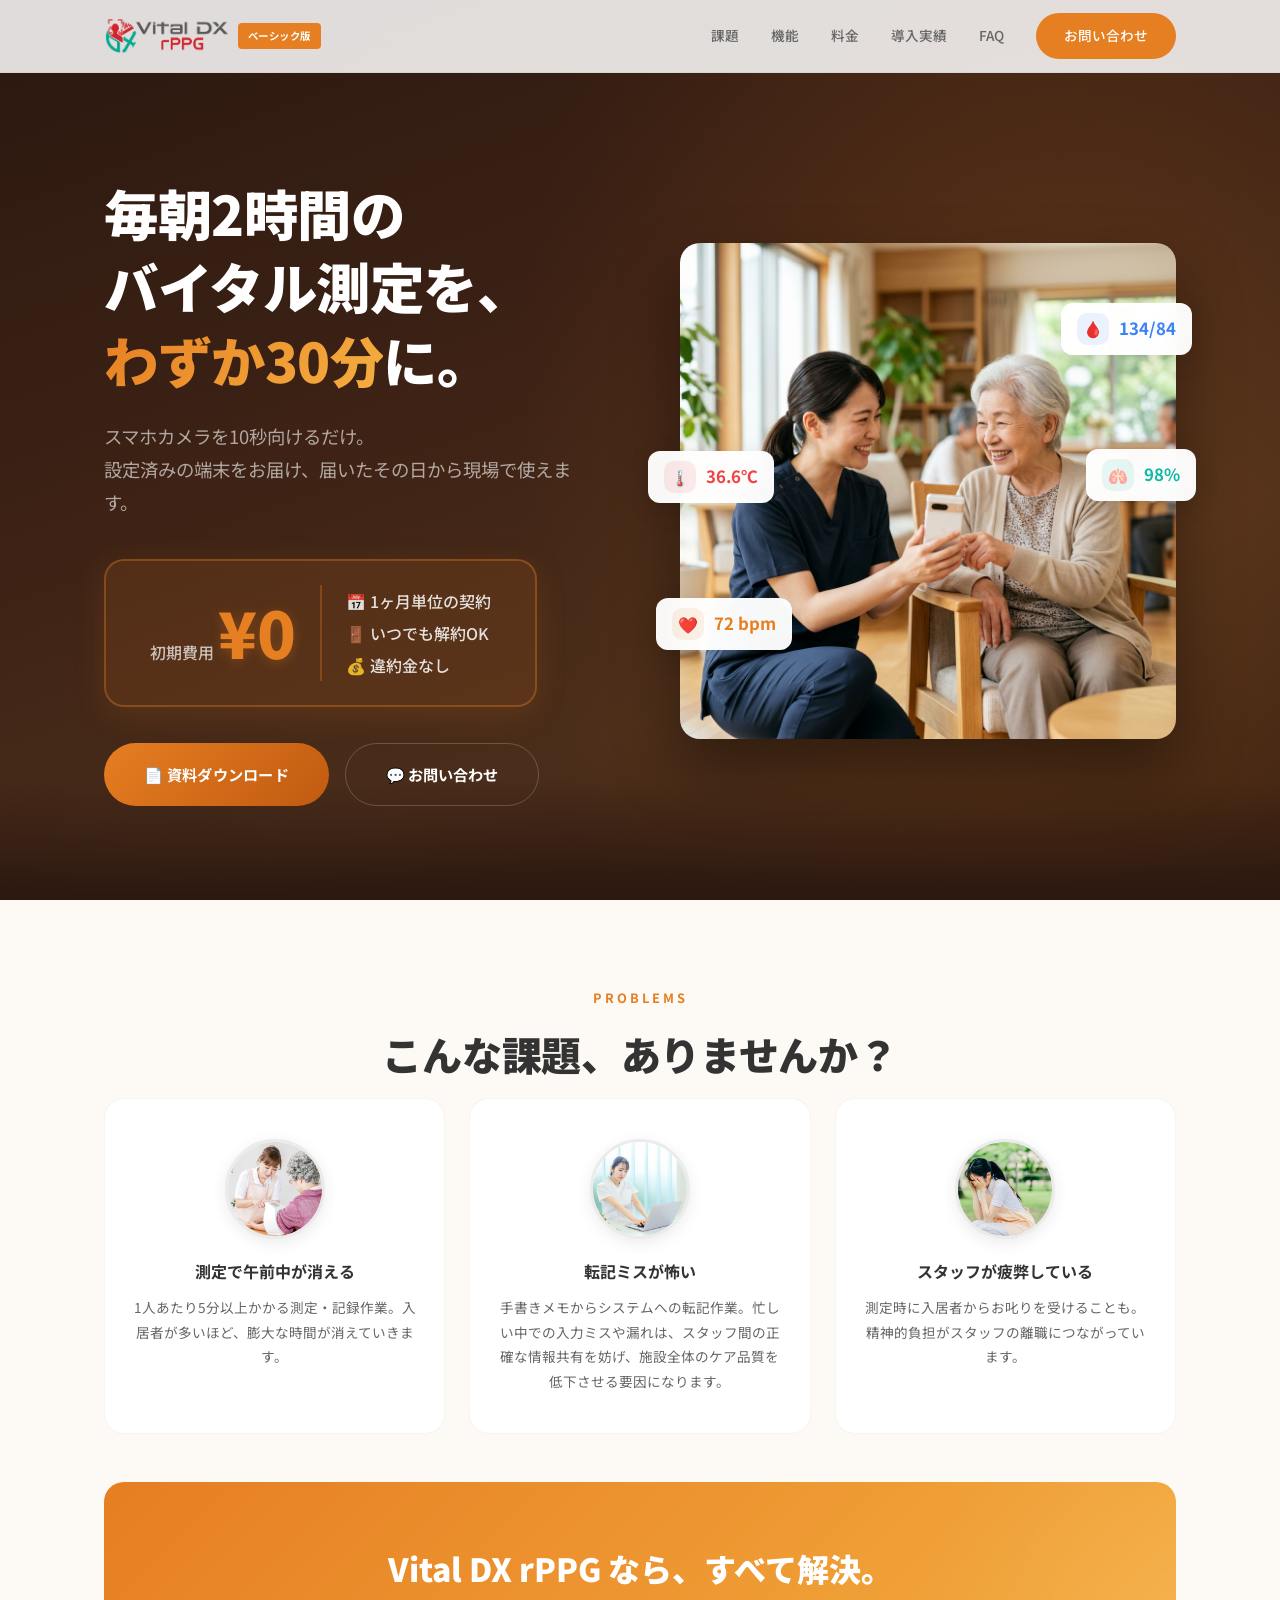
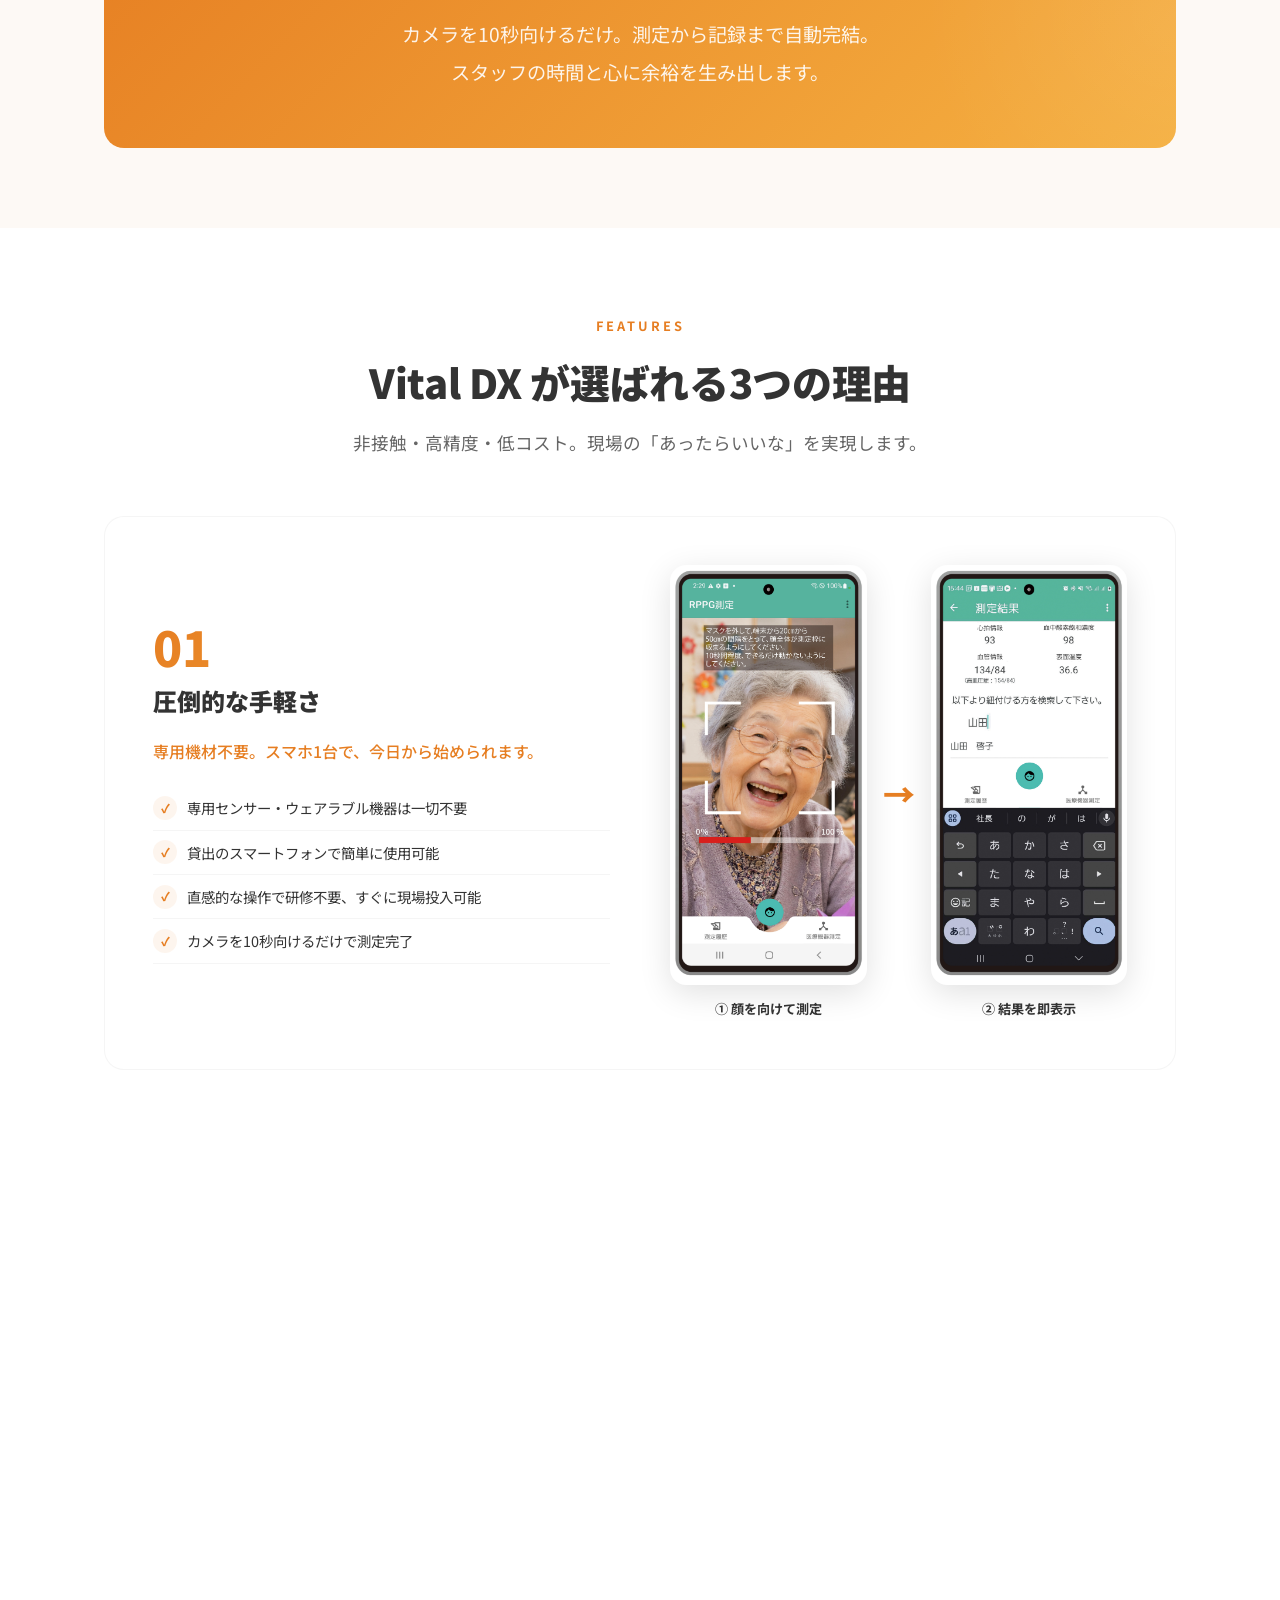
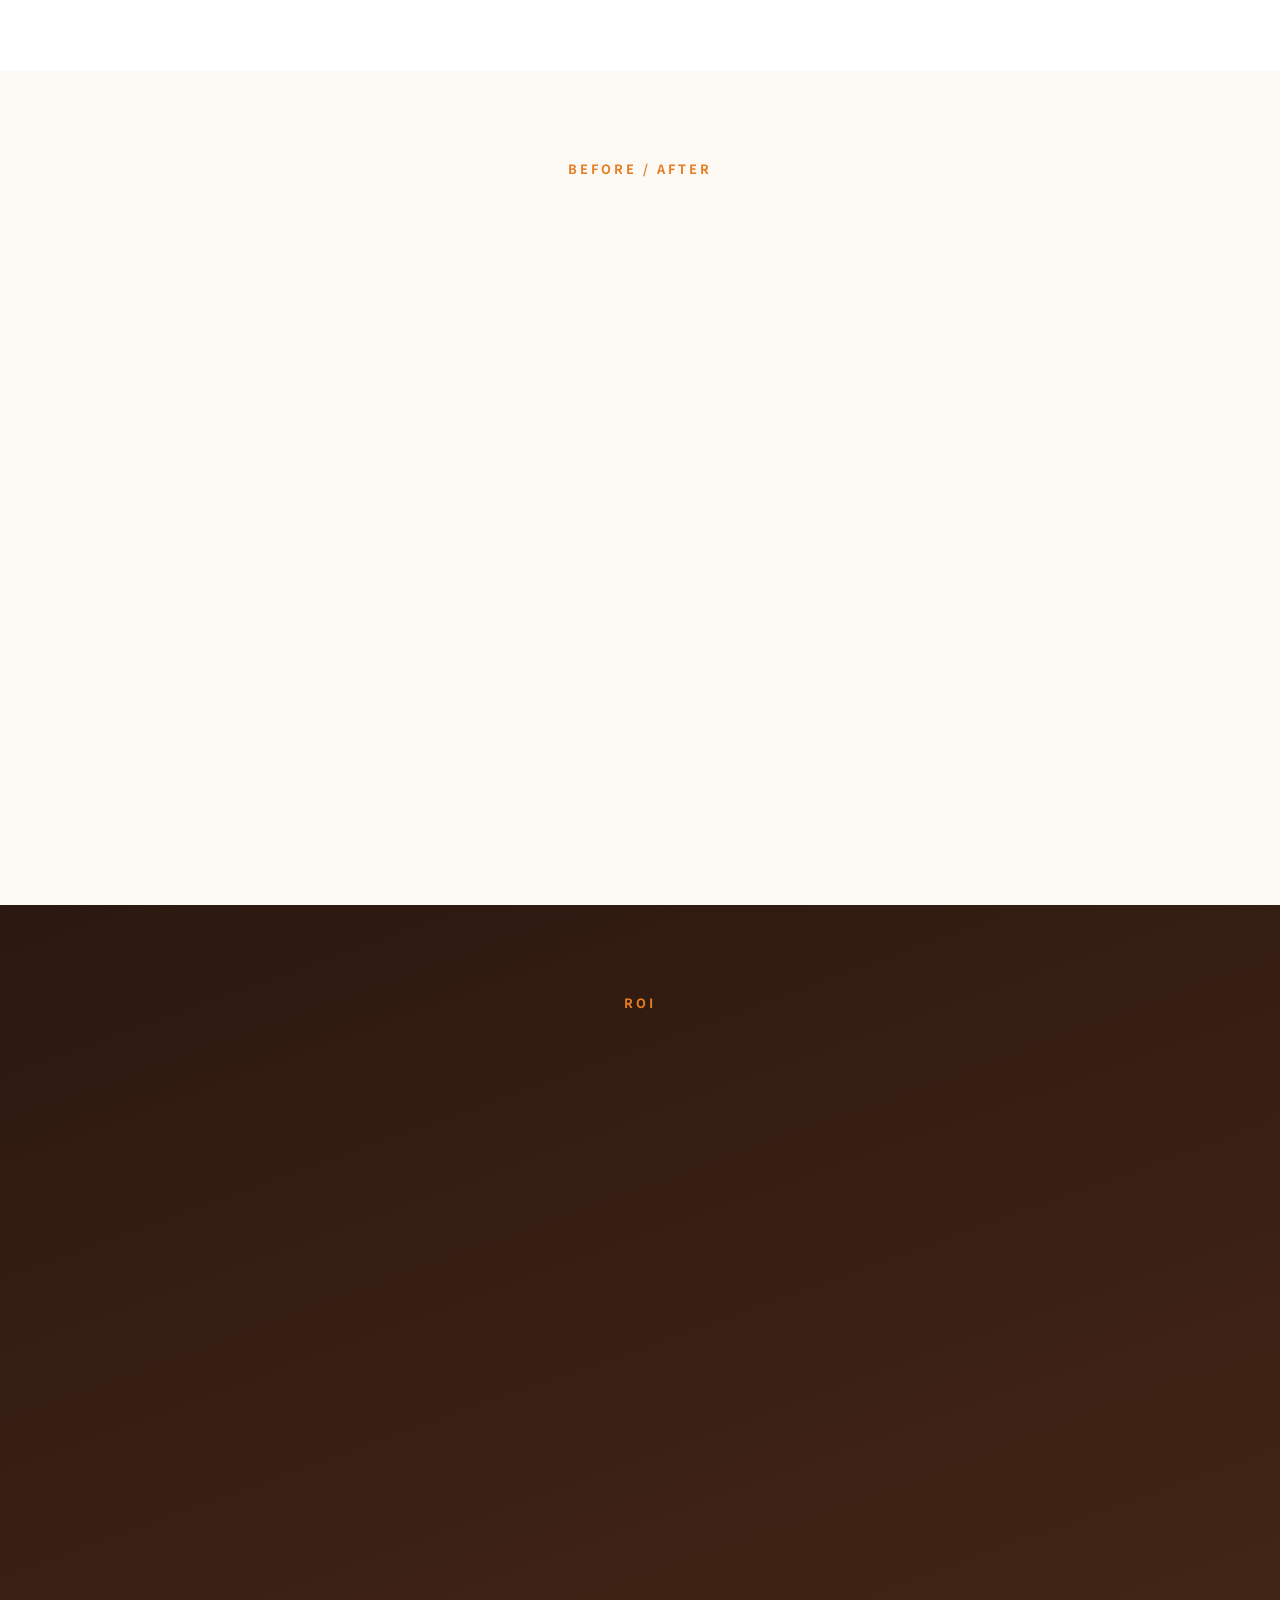
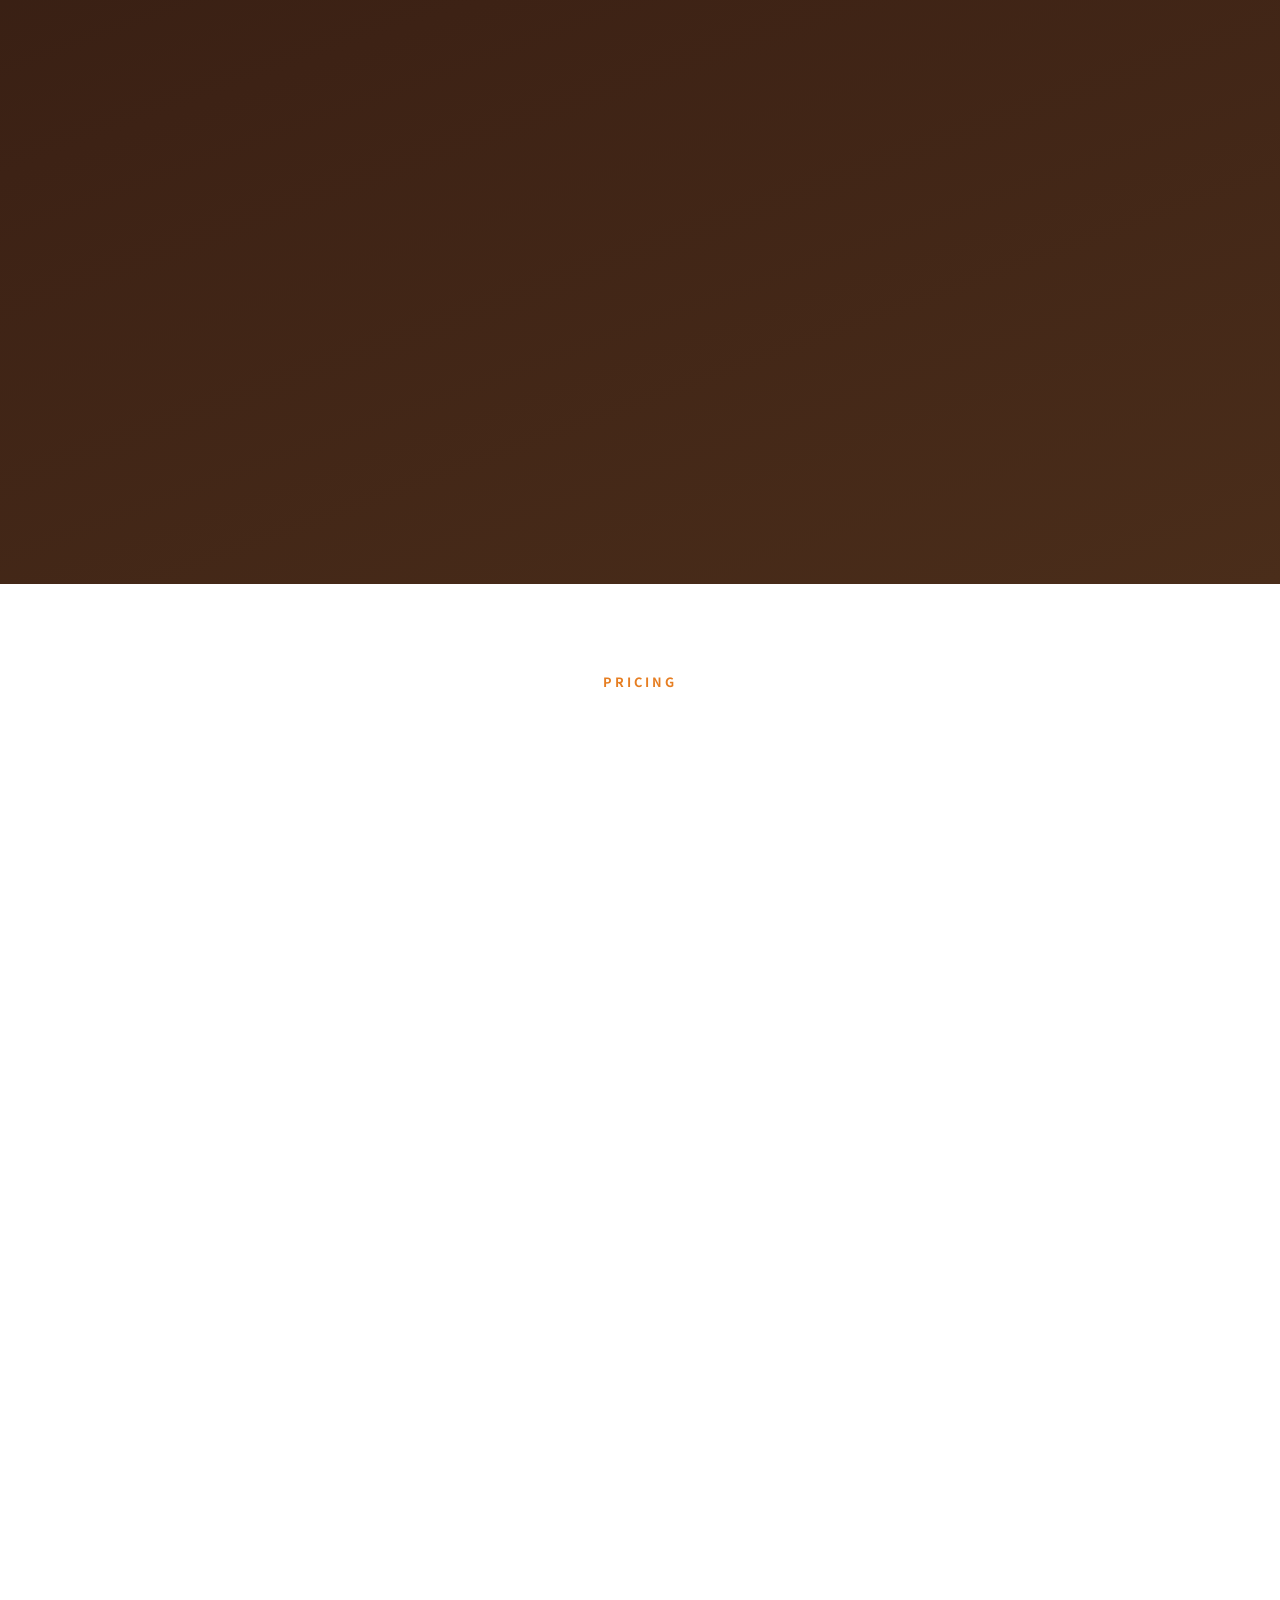
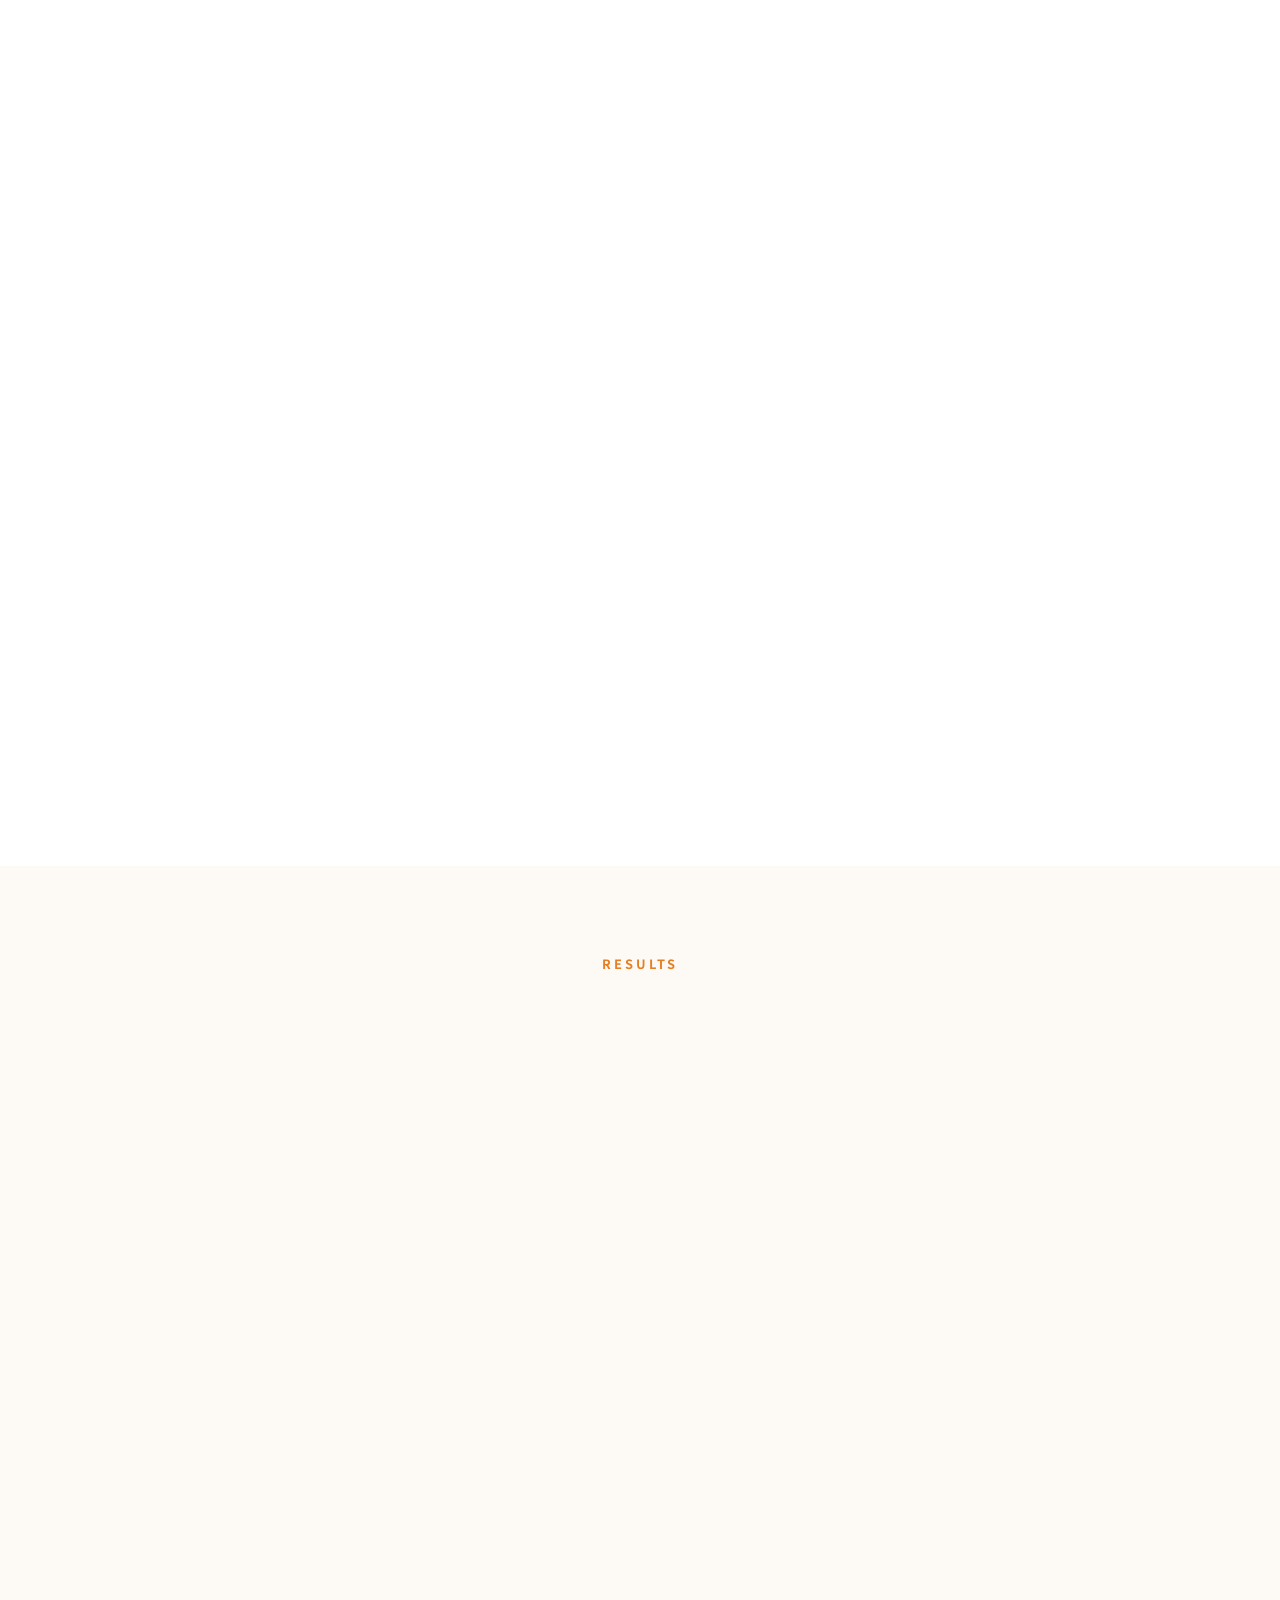
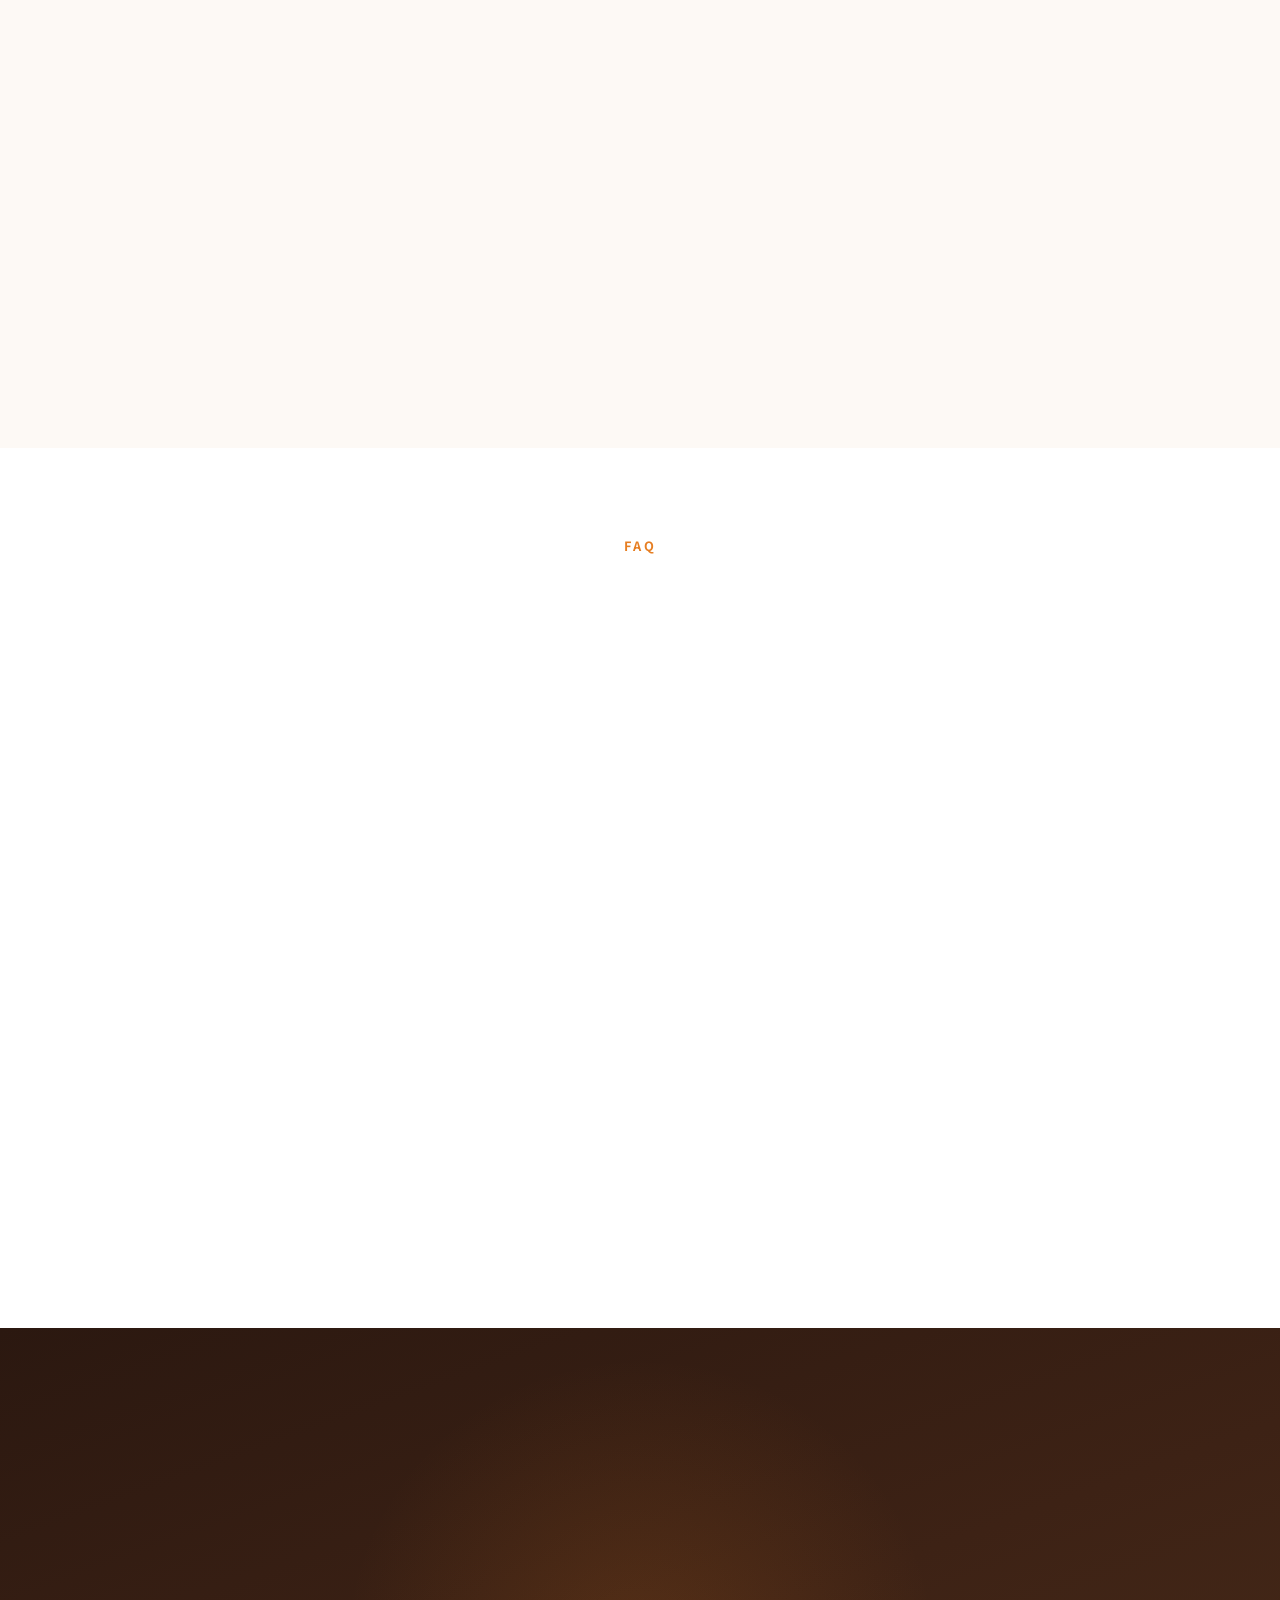
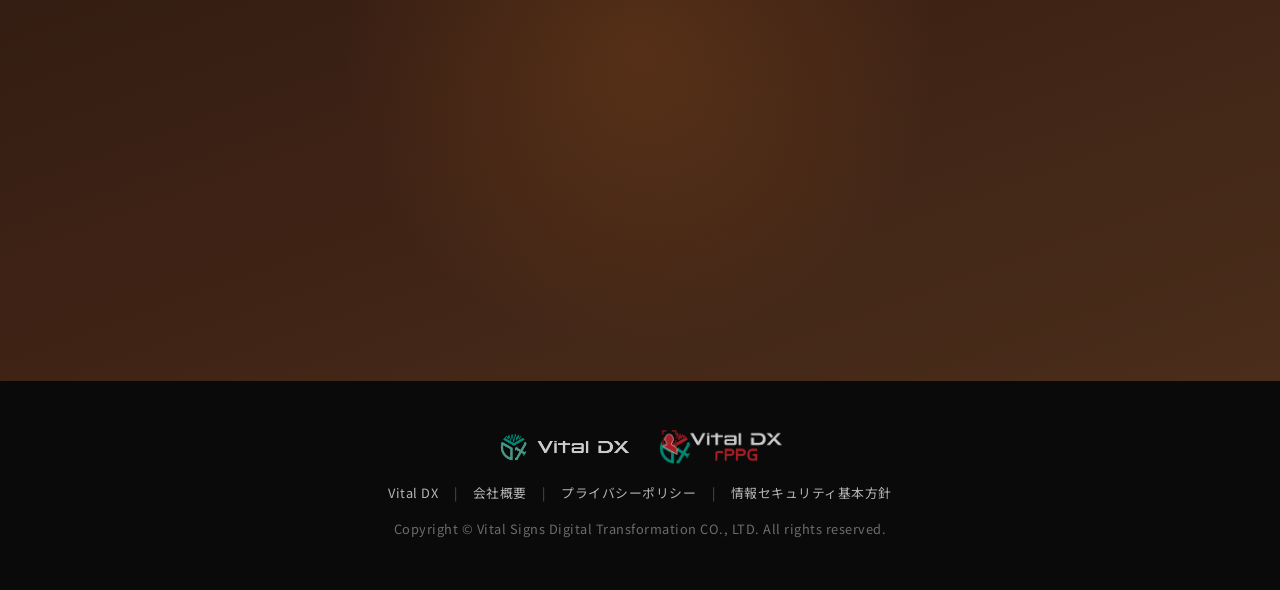
<file: campaign-aug/index.html>
<!DOCTYPE html>
<html lang="ja">

<head>
  <meta charset="UTF-8">
  <meta name="viewport" content="width=device-width, initial-scale=1.0">
  <title>【8月末まで限定】Vital DX rPPG プレミアム版がベーシック価格で使える！</title>
  <meta name="description" content="【期間限定キャンペーン】8月31日まで、初期費用¥0・月額¥28,000でプレミアム版のフル機能が使える！スマホカメラを10秒向けるだけ。バイタルサインの測定・記録を自動化し、介護スタッフの負担を大幅削減。">
  <link rel="stylesheet" href="styles.css">
</head>

<body>

  <!-- ===== Campaign Banner (sticky below header) ===== -->
  <div class="campaign-banner" id="campaignBanner">
    <div class="campaign-banner-inner">
      <div class="campaign-banner-text">
        <span class="campaign-fire">🔥</span>
        <span class="campaign-msg"><strong>【8月末まで限定】</strong>ベーシック版の価格で<em>プレミアム版のフル機能</em>が使える！</span>
      </div>
      <div class="campaign-countdown" id="campaignCountdown">
        <span class="countdown-label">残り</span>
        <div class="countdown-unit"><span class="countdown-num" id="cdDays">00</span><span class="countdown-sub">日</span></div>
        <div class="countdown-unit"><span class="countdown-num" id="cdHours">00</span><span class="countdown-sub">時間</span></div>
        <div class="countdown-unit"><span class="countdown-num" id="cdMinutes">00</span><span class="countdown-sub">分</span></div>
        <div class="countdown-unit"><span class="countdown-num" id="cdSeconds">00</span><span class="countdown-sub">秒</span></div>
      </div>
      <a href="#pricing" class="campaign-banner-cta">詳しく見る →</a>
    </div>
  </div>

  <header class="header" id="header">
    <div class="container">
      <a href="#" class="logo"><img src="../images/logo/VitalDXrPPG-01.png" alt="Vital DX rPPG"
          class="logo-img"><span>ベーシック版</span></a>
      <nav class="nav" id="nav">
        <a href="#pain">課題</a>
        <a href="#features">機能</a>
        <a href="#pricing">料金</a>
        <a href="#results">導入実績</a>
        <a href="#faq">FAQ</a>
        <a href="https://vital-dx.com/crm_forms/basic-lp.html"
          class="btn-nav" target="_blank">お問い合わせ</a>
      </nav>
      <button class="hamburger" id="hamburger" aria-label="メニュー"><span></span><span></span><span></span></button>
    </div>
  </header>

  <section class="hero" id="hero">
    <div class="container">
      <div class="hero-grid">
        <div class="hero-content">
          <!-- ===== Campaign Badge in Hero ===== -->
          <div class="campaign-badge" id="campaignBadge">
            <div class="campaign-badge-top">
              <span class="campaign-badge-label">🎉 期間限定</span>
              <span class="campaign-badge-text">8月末まで、<strong>プレミアム版フル機能</strong>がベーシック価格で使える！</span>
            </div>
            <div class="campaign-badge-bottom">
              <span class="campaign-badge-price">初期費用 <strong>¥0</strong></span>
              <span class="campaign-badge-divider">+</span>
              <span class="campaign-badge-price">月額 <strong>¥28,000</strong></span>
            </div>
          </div>

          <h1>毎朝2時間の<br>バイタル測定を、<br><em>わずか30分</em>に。</h1>
          <p class="hero-sub">スマホカメラを10秒向けるだけ。<br>設定済みの端末をお届け、届いたその日から現場で使えます。</p>
          <div class="hero-price">
            <div style="text-align:center">
              <span class="label">初期費用</span>
              <span class="amount">¥0</span>
            </div>
            <div style="width:1.5px;align-self:stretch;background:rgba(230,126,34,.3)"></div>
            <div style="font-size:1rem;color:rgba(255,255,255,.85);line-height:2;font-weight:500">
              📅 1ヶ月単位の契約<br>🚪 いつでも解約OK<br>💰 違約金なし
            </div>
          </div>
          <div class="hero-cta">
            <a href="../資料/vdxチラシ(軽).pdf" class="btn-primary" target="_blank">📄 資料ダウンロード</a>
            <a href="https://vital-dx.com/crm_forms/basic-lp.html"
              class="btn-secondary" target="_blank">💬 お問い合わせ</a>
          </div>
        </div>
        <div class="hero-image">
          <img src="../images/hero_v2.png" alt="Vital DX rPPGによる非接触バイタル測定">
          <div class="hero-float f1">
            <div class="icon green">❤️</div>
            <span style="font-size:1.05rem;font-weight:700;color:var(--primary)">72 bpm</span>
          </div>
          <div class="hero-float f2">
            <div class="icon blue">🩸</div>
            <span style="font-size:1.05rem;font-weight:700;color:#3b82f6">134/84</span>
          </div>
          <div class="hero-float f3">
            <div class="icon red">🌡️</div>
            <span style="font-size:1.05rem;font-weight:700;color:#ef4444">36.6℃</span>
          </div>
          <div class="hero-float f4">
            <div class="icon teal">🫁</div>
            <span style="font-size:1.05rem;font-weight:700;color:#14b8a6">98%</span>
          </div>
        </div>
      </div>
    </div>
  </section>

  <section class="section pain" id="pain">
    <div class="container text-center">
      <span class="section-label">PROBLEMS</span>
      <h2 class="section-title fade-in">こんな課題、ありませんか？</h2>
      <div class="pain-cards">
        <div class="pain-card fade-in">
          <div class="pain-img"><img src="../images/problems-busy.jpg" alt="バイタル測定の様子"></div>
          <h3>測定で午前中が消える</h3>
          <p>1人あたり5分以上かかる測定・記録作業。入居者が多いほど、膨大な時間が消えていきます。</p>
        </div>
        <div class="pain-card fade-in">
          <div class="pain-img"><img src="../images/problems-records.jpg" alt="記録作業の様子"></div>
          <h3>転記ミスが怖い</h3>
          <p>手書きメモからシステムへの転記作業。忙しい中での入力ミスや漏れは、スタッフ間の正確な情報共有を妨げ、施設全体のケア品質を低下させる要因になります。</p>
        </div>
        <div class="pain-card fade-in">
          <div class="pain-img"><img src="../images/problems-burnout.jpg" alt="スタッフの疲弊" style="object-position:45% 35%">
          </div>
          <h3>スタッフが疲弊している</h3>
          <p>測定時に入居者からお叱りを受けることも。精神的負担がスタッフの離職につながっています。</p>
        </div>
      </div>
      <div class="solution-box fade-in">
        <h3>Vital DX rPPG なら、すべて解決。</h3>
        <p>カメラを10秒向けるだけ。測定から記録まで自動完結。<br>スタッフの時間と心に余裕を生み出します。</p>
      </div>
    </div>
  </section>

  <section class="section" id="features">
    <div class="container">
      <div class="text-center">
        <span class="section-label">FEATURES</span>
        <h2 class="section-title fade-in">Vital DX が選ばれる3つの理由</h2>
        <p class="section-desc fade-in">非接触・高精度・低コスト。現場の「あったらいいな」を実現します。</p>
      </div>
      <div class="feature-detail fade-in">
        <div class="feature-detail-content">
          <div class="feature-num">01</div>
          <h3>圧倒的な手軽さ</h3>
          <p class="feature-lead">専用機材不要。スマホ1台で、今日から始められます。</p>
          <ul class="feature-list">
            <li>専用センサー・ウェアラブル機器は一切不要</li>
            <li>貸出のスマートフォンで簡単に使用可能</li>
            <li>直感的な操作で研修不要、すぐに現場投入可能</li>
            <li>カメラを10秒向けるだけで測定完了</li>
          </ul>
        </div>
        <div class="feature-detail-image">
          <div class="app-flow">
            <div class="app-flow-step">
              <img src="../images/f_vdxrppg_ui-01.jpg" alt="Vital DX rPPG 測定中画面" class="app-screenshot">
              <span class="app-flow-label">① 顔を向けて測定</span>
            </div>
            <div class="app-flow-arrow">→</div>
            <div class="app-flow-step">
              <img src="../images/f_vdxrppg_ui-03.jpg" alt="Vital DX rPPG 測定結果画面" class="app-screenshot">
              <span class="app-flow-label">② 結果を即表示</span>
            </div>
          </div>
        </div>
      </div>
      <div class="features-sub-grid fade-in">
        <div class="feature-sub-card">
          <div class="feature-num">02</div>
          <h3>高精度なAI解析</h3>
          <p class="feature-lead">最先端rPPG技術で非接触バイタル測定を実現</p>
          <div class="feature-tags">
            <span class="tag">rPPG技術</span>
            <span class="tag">心拍数</span>
            <span class="tag">血圧</span>
            <span class="tag">SpO2</span>
          </div>
          <p class="feature-sub-text">カメラで撮影した顔の微細な色変化をAIが解析し、心拍数・血圧・SpO2・呼吸数を高精度に算出。接触型デバイスに匹敵する精度を、カメラだけで実現します。</p>
        </div>
        <div class="feature-sub-card">
          <div class="feature-num">03</div>
          <h3>初期費用コスト ¥0〜</h3>
          <p class="feature-lead">稟議不要・簡単導入で、リスクなくDX化</p>
          <div class="feature-tags">
            <span class="tag">初期費用¥0</span>
            <span class="tag">稟議不要</span>
            <span class="tag">最短翌営業導入</span>
          </div>
          <p class="feature-sub-text">ベーシック版は初期費用¥0、月額¥28,000/ライセンス。高額な機器投資や複雑な導入プロセスは不要。機器が届いたその日から使用が可能です。</p>
        </div>
      </div>
      <div class="section-cta fade-in">
        <a href="../資料/vdxチラシ(軽).pdf" class="btn-primary" target="_blank">📄 資料ダウンロード</a>
      </div>
    </div>
  </section>

  <section class="section before-after" id="before-after">
    <div class="container">
      <div class="text-center">
        <span class="section-label">BEFORE / AFTER</span>
        <h2 class="section-title fade-in">導入で、現場はこう変わる</h2>
        <p class="section-desc fade-in">午前中のスケジュールが劇的に改善。生まれた時間を、入居者のケアに。</p>
      </div>
      <div class="gantt-section fade-in" id="ganttSection">
        <div class="gantt-block">
          <div class="gantt-label gantt-label-before" id="ganttLabel">❌ 導入前</div>
          <div class="gantt-chart">
            <div class="gantt-timeline">
              <span>7:00</span><span>8:00</span><span>9:00</span><span>10:00</span><span>11:00</span><span>12:00</span>
            </div>
            <div class="gantt-row"><span class="gantt-name">Aさん</span>
              <div class="gantt-bars">
                <div class="gantt-bar vital anim-bar" data-before-left="10" data-before-width="24" data-after-left="10"
                  data-after-width="6">バイタルサイン<br>測定</div>
                <div class="gantt-bar other anim-bar" data-before-left="36" data-before-width="20" data-after-left="18"
                  data-after-width="20">口腔ケア</div>
                <div class="gantt-bar rec anim-bar" data-before-left="58" data-before-width="22" data-after-left="40"
                  data-after-width="22">レクレーション</div>
                <div class="gantt-bar desk anim-bar" data-before-left="82" data-before-width="16" data-after-left="64"
                  data-after-width="10">記録</div>
                <div class="gantt-bar qol anim-bar effect-bar" data-before-left="76" data-before-width="0"
                  data-after-left="76" data-after-width="24">時間創出</div>
              </div>
            </div>
            <div class="gantt-row"><span class="gantt-name">Bさん</span>
              <div class="gantt-bars">
                <div class="gantt-bar vital anim-bar" data-before-left="6" data-before-width="28" data-after-left="6"
                  data-after-width="6">バイタルサイン<br>測定</div>
                <div class="gantt-bar other anim-bar" data-before-left="36" data-before-width="24" data-after-left="14"
                  data-after-width="24">入浴介助</div>
                <div class="gantt-bar rec anim-bar" data-before-left="62" data-before-width="20" data-after-left="40"
                  data-after-width="22">レクレーション</div>
                <div class="gantt-bar desk anim-bar" data-before-left="84" data-before-width="14" data-after-left="64"
                  data-after-width="10">申送り</div>
                <div class="gantt-bar qol anim-bar effect-bar" data-before-left="76" data-before-width="0"
                  data-after-left="76" data-after-width="24">時間創出</div>
              </div>
            </div>
            <div class="gantt-row"><span class="gantt-name">Cさん</span>
              <div class="gantt-bars">
                <div class="gantt-bar vital anim-bar" data-before-left="14" data-before-width="26" data-after-left="14"
                  data-after-width="6">バイタルサイン<br>測定</div>
                <div class="gantt-bar other anim-bar" data-before-left="42" data-before-width="18" data-after-left="22"
                  data-after-width="18">処置</div>
                <div class="gantt-bar rec anim-bar" data-before-left="62" data-before-width="20" data-after-left="42"
                  data-after-width="22">見守り</div>
                <div class="gantt-bar desk anim-bar" data-before-left="84" data-before-width="14" data-after-left="66"
                  data-after-width="10">記録</div>
                <div class="gantt-bar qol anim-bar effect-bar" data-before-left="78" data-before-width="0"
                  data-after-left="78" data-after-width="22">時間創出</div>
              </div>
            </div>
          </div>
          <div class="gantt-effects" id="ganttEffects">
            <div class="gantt-effect effect1">
              <span class="effect-icon">⏱️</span>
              <span class="effect-label">効果①</span>
              <span class="effect-text">測定時間を大幅短縮<br>5分 → わずか10秒</span>
            </div>
            <div class="gantt-effect effect2">
              <span class="effect-icon">💡</span>
              <span class="effect-label">効果②</span>
              <span class="effect-text">業務の前倒しによる新たな<br>業務時間を創出</span>
            </div>
            <div class="gantt-effect effect3">
              <span class="effect-icon">🕐</span>
              <span class="effect-label">効果③</span>
              <span class="effect-text">ゆとりあるケアで<br>双方のQOL向上</span>
            </div>
          </div>
        </div>
      </div>
      <div class="gantt-legend fade-in">
        <span><i class="dot vital"></i>バイタルサイン測定（従来）</span>
        <span><i class="dot vital-after"></i>非接触測定（導入後）</span>
        <span><i class="dot other"></i>ケア業務</span>
        <span><i class="dot rec"></i>レクレーション・見守り</span>
        <span><i class="dot qol"></i>新たな業務時間の創出</span>
      </div>
    </div>
  </section>

  <section class="section roi-section" id="roi">
    <div class="container">
      <div class="text-center">
        <span class="section-label">ROI</span>
        <h2 class="section-title fade-in">導入したその月から、元が取れる。</h2>
        <p class="section-desc fade-in">初期費用¥0。月額コストを上回る削減効果が、初月から生まれます。</p>
      </div>

      <div class="roi-chart-block fade-in">
        <h3 class="roi-chart-heading">導入効果のメリット 〜工数・コスト削減〜 <small>（30名規模の施設の場合　※価格はすべて税抜きです）</small></h3>

        <div class="roi-chart-layout">
          <div class="roi-bar-group">
            <div class="roi-bar-label">導入前</div>
            <div class="roi-bar roi-bar-before" style="height:260px">
              <div class="roi-bar-segment seg-vital" style="flex:5">
                <span>バイタルサイン測定</span>
                <strong>2時間</strong>
              </div>
              <div class="roi-bar-segment seg-record" style="flex:1.5">
                <span>記録・入力</span>
              </div>
            </div>
            <div class="roi-bar-total">計 約2.5時間</div>
          </div>

          <div class="roi-chart-center">
            <div class="roi-reduction-badge">
              <span class="roi-reduction-sub">業務時間</span>
              <span class="roi-reduction-num"><span class="count-up" data-target="75">0</span><small>%</small></span>
              <span class="roi-reduction-text">短縮!!</span>
            </div>
            <div class="roi-chart-arrow">
              <svg width="80" height="24" viewBox="0 0 80 24">
                <path d="M0 12h68l-8-8M68 12l-8 8" fill="none" stroke="var(--primary)" stroke-width="2.5"
                  stroke-linecap="round" stroke-linejoin="round" />
              </svg>
            </div>
          </div>

          <div class="roi-bar-group">
            <div class="roi-bar-label roi-bar-label-after">導入後</div>
            <div class="roi-bar roi-bar-after" style="height:65px">
              <div class="roi-bar-segment seg-vital-after">
                <strong>30分</strong>
              </div>
            </div>
            <div class="roi-bar-total roi-bar-total-after">計 約30分</div>
          </div>

          <div class="roi-chart-features">
            <div class="roi-feature-point">
              <span class="roi-fp-num">効果1</span>
              <span class="roi-fp-text">1人あたりの測定時間<br><strong>5分 → わずか10秒</strong></span>
            </div>
            <div class="roi-feature-point">
              <span class="roi-fp-num">効果2</span>
              <span class="roi-fp-text">記録・入力作業を自動化<br><strong>手書き・転記が不要に</strong></span>
            </div>
            <div class="roi-feature-point">
              <span class="roi-fp-num">効果3</span>
              <span class="roi-fp-text">年間の削減時間<br><strong><span class="count-up"
                    data-target="548">0</span>時間</strong>（1日90分×365日）</span>
            </div>
          </div>
        </div>

        <div class="roi-cost-divider"></div>
        <h4 class="roi-cost-heading">💰 月額コストの比較</h4>
        <div class="roi-cost-layout">
          <div class="roi-cost-bar-group">
            <div class="roi-cost-tag roi-cost-tag-before">導入前</div>
            <div class="roi-cost-bar roi-cost-before">
              <div class="roi-cost-fill" style="width:100%">
                <span>バイタルサイン測定の人件費</span>
              </div>
              <div class="roi-cost-amount" style="color:#fff;"><strong style="color:#fff;">月額 約91,000</strong>円</div>
            </div>
          </div>
          <div class="roi-cost-bar-group">
            <div class="roi-cost-tag roi-cost-tag-after">導入後</div>
            <div class="roi-cost-bar roi-cost-after">
              <div class="roi-cost-fill"
                style="width:47%;background:linear-gradient(135deg,#F5B041,#F0A050);border-radius:8px 0 0 8px;">
                <span>ライセンス</span>
              </div>
              <div class="roi-cost-fill"
                style="width:15%;background:linear-gradient(135deg,#ef4444,#dc2626);border-radius:0;">
                <span>人件費</span>
              </div>
              <div class="roi-cost-amount">月額 約<strong>43,000</strong>円</div>
            </div>
          </div>
          <p style="font-size:.75rem;color:var(--text-light);margin-top:4px;margin-bottom:0;padding-left:76px;">
            ※1ライセンス＝端末1台分</p>
          <div class="roi-cost-result">
            <span class="roi-cost-result-label">毎月の削減額</span>
            <span class="roi-cost-result-num">約<span class="count-up"
                data-target="48">0</span>,000円<small>おトク</small></span>
            <span class="roi-cost-result-sub">年間換算 約57万円の削減効果</span>
          </div>

        </div>
      </div>

    </div>
  </section>

  <section class="section" id="pricing">
    <div class="container text-center">
      <span class="section-label">PRICING</span>
      <h2 class="section-title fade-in">料金プラン</h2>
      <p class="section-desc fade-in">初期費用¥0・年間縛りなし。1ヶ月単位の契約で、リスクなく始められます。<br><span
          style="font-size:14px;">（※価格はすべて税抜きです）</span></p>
      <div class="pricing-grid">
        <div class="price-card recommended fade-in">
          <div class="price-badge">おすすめ・まずはここから</div>
          <h3>ベーシック版</h3>
          <p class="subtitle">簡単導入・稟議不要</p>
          <div class="price">¥0<small> / 初期費用</small></div>
          <p class="monthly">月額 ¥28,000<small style="font-weight:400;color:var(--text-light)"> /ライセンス</small></p>
          <p style="font-size:9px;color:var(--text-light);margin-top:-20px;margin-bottom:16px;">
            ※表示価格は、2026年12月まで適用される1ライセンスあたりの特別価格です。</p>
          <ul>
            <li>非接触バイタル測定（基本機能）</li>
            <li>手軽な導入で最短翌営業で導入</li>
            <li>スマホアプリで簡単操作</li>
            <li class="disabled">導入支援・サポート<span class="option-tag">オプション</span></li>
            <li class="disabled">介護記録ソフト連携<span class="option-tag">オプション</span></li>
            <li class="disabled">異常時通知（LINE等）<span class="option-tag">オプション</span></li>
            <li class="disabled">CSVダウンロード<span class="option-tag">オプション</span></li>
            <li class="disabled">データ保存<span class="limit-tag">保存期限3か月</span></li>
            <li class="disabled">測定回数<span class="limit-tag">1日30回まで</span></li>
            <li class="disabled">月末レポート郵送<span class="option-tag" style="background:#0d9488;color:#fff;">プレミアム版限定</span>
            </li>
          </ul>
          <div class="contract-note basic-note">
            <p>🔓 年間縛りなし ｜ 📅 1ヶ月単位 ｜ 🚪 いつでも解約OK ｜ 💰 違約金なし</p>
          </div>
          <a href="https://vital-dx.com/crm_forms/basic-lp.html"
            class="btn-primary" target="_blank">お問い合わせ →</a>
        </div>
        <div class="price-card premium fade-in">
          <!-- Campaign badge on premium card -->
          <div class="price-badge premium-badge campaign-price-badge">🔥 8月末まで ベーシック価格で使える！</div>
          <h3>プレミアム版</h3>
          <p class="subtitle">導入支援・全機能標準付帯</p>
          <div class="price campaign-price-highlight">
            <span class="price-original">¥700,000</span>
            <div class="campaign-price-row"><span class="price-campaign">¥0</span><small> / 初期費用</small></div>
          </div>
          <p class="monthly campaign-monthly-highlight">
            <span class="monthly-original">月額 応相談</span>
            <span class="campaign-monthly-row"><span class="monthly-campaign">月額 ¥28,000</span><small style="font-weight:400;color:var(--text-light)"> /ライセンス</small></span>
          </p>
          <p style="font-size:9px;color:#ef4444;margin-top:-20px;margin-bottom:16px;font-weight:700;text-align:left;">
            ※8月末までの期間限定価格です。キャンペーン期間終了後はベーシック版へ自動的に切り替わります。</p>
          <ul>
            <li>非接触バイタル測定（フル機能）</li>
            <li class="highlight-feature">専任担当によるVIP導入支援</li>
            <li class="highlight-feature">介護記録ソフト連携 標準付帯</li>
            <li class="highlight-feature">異常時通知（LINE等）標準付帯</li>
            <li class="highlight-feature">CSVダウンロード 標準付帯</li>
            <li class="highlight-feature">CDC機能 標準付帯</li>
            <li class="highlight-feature">データ保存 永久・無制限</li>
            <li class="highlight-feature">測定回数 無制限</li>
            <li class="highlight-feature"
              style="border:2px solid #0d9488;border-radius:8px;padding:8px 12px;background:rgba(13,148,136,.08);">
              月末レポート郵送<span class="option-tag" style="background:#0d9488;color:#fff;">プレミアム版限定</span></li>
          </ul>
          <div class="contract-note premium-note campaign-note">
            <p>🔥 8月末まで限定！ベーシック価格で全機能が使える ｜ 📅 1ヶ月単位 ｜ 🚪 いつでも解約OK</p>
            <p style="font-size:10px;color:var(--text-light);margin-top:4px;text-align:left;">※キャンペーン期間終了後は、ベーシック版（月額¥28,000）へ自動的に切り替わります。プレミアム版の継続をご希望の場合は別途ご相談ください。</p>
          </div>
          <a href="https://vital-dx.com/crm_forms/mainhp.html"
            class="btn-primary campaign-premium-btn" target="_blank">🔥 キャンペーン価格で申し込む →</a>
        </div>
      </div>

      <h3 class="steps-title fade-in">かんたん3ステップで導入</h3>
      <div class="steps fade-in">
        <div class="step">
          <div class="step-icon">📝</div>
          <div class="step-num-sub">STEP 1</div>
          <h4>お申し込み</h4>
          <p>Webフォームから<br>最短1分で完了</p>
        </div>
        <div class="step-arrow">→</div>
        <div class="step">
          <div class="step-icon">📦</div>
          <div class="step-num-sub">STEP 2</div>
          <h4>機器の到着</h4>
          <p>決済後に設定済みの端末を<br>お届け</p>
        </div>
        <div class="step-arrow">→</div>
        <div class="step">
          <div class="step-icon">🚀</div>
          <div class="step-num-sub">STEP 3</div>
          <h4>即日開始</h4>
          <p>届いたその日から<br>すぐ使える</p>
        </div>
      </div>
    </div>
  </section>

  <section class="section results" id="results">
    <div class="container">
      <div class="text-center">
        <span class="section-label">RESULTS</span>
        <h2 class="section-title fade-in">導入実績</h2>
        <p class="section-desc fade-in">全国の介護・医療施設で導入が広がっています。</p>
      </div>

      <div class="facility-strip fade-in">
        <div class="facility-pill">
          <span class="pill-location">神奈川県</span>
          <span class="pill-name">認知症治療病棟</span>
          <span class="pill-scale">180床</span>
        </div>
        <div class="facility-pill">
          <span class="pill-location">神奈川県</span>
          <span class="pill-name">病院</span>
          <span class="pill-scale">184床</span>
        </div>
        <div class="facility-pill">
          <span class="pill-location">東京都</span>
          <span class="pill-name">高齢者住宅</span>
          <span class="pill-scale">28名</span>
        </div>
        <div class="facility-pill">
          <span class="pill-location">大分県</span>
          <span class="pill-name">高齢者住宅（4施設）</span>
          <span class="pill-scale">175名</span>
        </div>
        <div class="facility-pill">
          <span class="pill-location">鹿児島県</span>
          <span class="pill-name">介護医療院</span>
          <span class="pill-scale">150床</span>
        </div>
        <div class="facility-pill">
          <span class="pill-location">鹿児島県</span>
          <span class="pill-name">特別老人ホーム</span>
          <span class="pill-scale">70名</span>
        </div>
        <div class="facility-pill">
          <span class="pill-location">沖縄県</span>
          <span class="pill-name">デイサービス</span>
          <span class="pill-scale">31名</span>
        </div>
        <div class="facility-pill pill-more">
          <span class="pill-name">…その他多数</span>
        </div>
      </div>

      <h3 class="section-title text-center fade-in" style="margin-top:80px;margin-bottom:32px">お客様の声</h3>
      <div class="testimonials">
        <div class="testimonial fade-left">
          <blockquote>私たちの病棟では入居者が120名おり、1人の看護師が30名の朝のバイタルサイン測定に2時間以上かかっていました。Vital DX
            rPPG導入後は同じ業務が30分で完了。現場全体の働き方が大きく改善されました。</blockquote>
          <div class="testimonial-author">
            <img src="../images/t_nurse.png" alt="施設担当者" width="48" height="48">
            <div>
              <div class="name">鹿児島県 介護医療院</div>
              <div class="role">150床 / 5ライセンス</div>
            </div>
          </div>
        </div>
        <div class="testimonial fade-right">
          <blockquote>以前は測定時に入居者様からお叱りを受け、精神的に悩む職員もいました。導入後はそのような相談がなくなり、現場としても非常に安心しています。</blockquote>
          <div class="testimonial-author">
            <img src="../images/t_director.png" alt="施設担当者" width="48" height="48">
            <div>
              <div class="name">大分県 高齢者住宅（4施設）</div>
              <div class="role">175名 / 7ライセンス</div>
            </div>
          </div>
        </div>
        <div class="testimonial fade-left">
          <blockquote>導入により測定時間が大幅に短縮され、業務全体の見直しが可能に。職員の業務負荷が軽減され、離職者も減少しました。</blockquote>
          <div class="testimonial-author">
            <img src="../images/t_manager.png" alt="施設担当者" width="48" height="48">
            <div>
              <div class="name">沖縄県 デイサービス</div>
              <div class="role">31名 / 1ライセンス</div>
            </div>
          </div>
        </div>
        <div class="testimonial fade-right">
          <blockquote>予想以上に精度が良く、夜間帯の看護師残業がなくなりました。操作が簡単なため看護補助者が測定を担当し、看護師はより専門性の高い業務に集中できています。</blockquote>
          <div class="testimonial-author">
            <img src="../images/t_chief.png" alt="施設担当者" width="48" height="48">
            <div>
              <div class="name">神奈川県 認知症治療病棟</div>
              <div class="role">180床 / 4ライセンス</div>
            </div>
          </div>
        </div>
      </div>
    </div>
  </section>

  <section class="section" id="faq">
    <div class="container">
      <div class="text-center">
        <span class="section-label">FAQ</span>
        <h2 class="section-title fade-in">よくあるご質問</h2>
      </div>
      <div class="faq-list fade-in">
        <div class="faq-item">
          <div class="faq-q">精度はどうなっているのか？</div>
          <div class="faq-a">
            <p>
              <strong>医療機器のような「医療的な診断」にはご使用いただけませんが、日々の体調変化を把握する「目安」として、十分に実用的な精度を備えています。</strong><br>本システムは、独自のAI（人工知能）が1秒間に約30枚の顔画像を高速処理し、目に見えない微細な血流の変化を捉えてバイタルサインを算出します。「いつもと違う」という体調の変化にいち早く気づくためのツールとして、多くの施設様でご納得のうえ活用いただいております。
            </p>
          </div>
        </div>
        <div class="faq-item">
          <div class="faq-q">録画されたりプライバシーが流出したりしませんか？</div>
          <div class="faq-a">
            <p>
              <strong>映像そのものが保存・録画されることはありませんので、ご安心ください。</strong><br>カメラはあくまで肌の色の変化を読み取るための「センサー」として機能し、測定が終われば映像データは即座に破棄されます。利用者様のプライバシーに配慮した設計となっております。
            </p>
          </div>
        </div>
        <div class="faq-item">
          <div class="faq-q">Vital DX rPPG は医療機器ですか？</div>
          <div class="faq-a">
            <p>
              <strong>いいえ、本製品は医療機器ではございません。</strong><br>診断や治療を目的とした医療機器ではなく、介護現場の業務負担軽減と、日々の健康状態の把握を目的としたシステムです。<br>「測る・書く・入力する」という毎日の工数を劇的に減らしつつ、利用者様の体調変化の「目安」として安全にご活用いただけます。
            </p>
          </div>
        </div>
        <div class="faq-item">
          <div class="faq-q">現在使用している介護記録ソフトと連携して使えますか？</div>
          <div class="faq-a">
            <p>
              <strong>はい、多くの主要な介護記録ソフトと連携可能です。また、弊社の専用アプリ単体でもご利用いただけます。</strong><br>「<a
                href="https://care-data-connect.com/#about_cdc" target="_blank"
                style="color:var(--primary);text-decoration:underline;">ケアデータコネクト</a>」に対応している「ほのぼのNEXT」などの記録ソフトをお使いであれば、測定データを自動で送ることができます。<span
                style="font-size:10px;color:var(--text-light);">（※「ケアデータコネクト」は、株式会社ブライト・ヴィーの登録商標です。）</span><br>万が一、現在お使いのソフトが連携に対応していない場合でも、弊社の専用「Viewerアプリ」だけでバイタルデータの測定・確認を行うことが可能です。「まずは毎日の測定時間を短縮したい」という施設様には、アプリ単体での導入も大変ご好評いただいております。
            </p>
          </div>
        </div>
        <div class="faq-item">
          <div class="faq-q">導入・設定が難しそうで、素人のスタッフには無理では？</div>
          <div class="faq-a">
            <p>
              <strong>操作は非常にシンプルで、特別なIT知識は不要です。</strong><br>貸出のスマートフォンでお顔を10秒間かざすだけで測定が完了します。新人スタッフの方でも、説明書を読まずにその日から使いこなせるほど直感的な操作感を実現しています。
            </p>
          </div>
        </div>
        <div class="faq-item">
          <div class="faq-q">まずは1ヵ月だけの使用も可能ですか？</div>
          <div class="faq-a">
            <p>
              <strong>はい、もちろん可能です。契約期間の縛りは一切ございませんので、1ヶ月単位でご利用いただけます。</strong><br><span
                style="font-size:10px;color:var(--text-light);">（※解約はいつでも可能ですが、料金は1ヶ月単位でのご精算となります。日割り計算はございませんのでご了承ください。）</span><br><br>また、ご活用いただく中で「さらに多くの機能を使いたい」と思われた場合は、上位の「プレミアム版」へスムーズに切り替えることも可能です。まずは手軽に導入できるベーシック版から、ぜひその便利さをご実感ください。
            </p>
          </div>
        </div>
        <div class="faq-item">
          <div class="faq-q">ベーシック版とプレミアム版の違いは何ですか？</div>
          <div class="faq-a">
            <p>
              <strong>ベーシック版は、初期費用が一切かからないスモールスタート向けのプランですが、その分「使い勝手」にいくつかの制限が設けられています。</strong><br>例えば、測定回数やデータの保管期間に上限があるほか、データの一括出力や異常時の自動通知機能がないため、「自分たちでデータを管理する手間」が少し発生します。<br>ただし、「自動通知機能だけ追加したい」「データ出力機能が欲しい」といったご要望には、オプション料金をお支払いいただくことで、必要な機能だけを個別に追加いただけます。<br>これら制限の有無や詳しい違いにつきましては、「<a
                href="#pricing" style="color:var(--primary);text-decoration:underline;">料金プラン</a>」の比較表をご覧ください。
            </p>
          </div>
        </div>
      </div>
    </div>
  </section>

  <!-- ===== Campaign CTA Section ===== -->
  <section class="cta-section cta-campaign" id="cta">
    <div class="container">
      <div class="cta-campaign-badge fade-in">
        <span class="cta-campaign-icon">⏰</span>
        <span>キャンペーンは <strong>8月31日</strong> まで！</span>
      </div>
      <h2 class="section-title fade-in" style="margin-top:16px">今なら、プレミアム版が<br>ベーシック価格で使えます。</h2>
      <p class="section-desc fade-in">初期費用¥0・月額¥28,000で、導入支援・全機能が標準付帯。<br>この機会をお見逃しなく。</p>
      <div class="cta-countdown fade-in" id="ctaCountdown">
        <span class="cta-countdown-label">キャンペーン終了まで</span>
        <div class="cta-countdown-timer">
          <div class="cta-cd-unit"><span class="cta-cd-num" id="ctaDays">00</span><span class="cta-cd-sub">日</span></div>
          <span class="cta-cd-sep">:</span>
          <div class="cta-cd-unit"><span class="cta-cd-num" id="ctaHours">00</span><span class="cta-cd-sub">時間</span></div>
          <span class="cta-cd-sep">:</span>
          <div class="cta-cd-unit"><span class="cta-cd-num" id="ctaMinutes">00</span><span class="cta-cd-sub">分</span></div>
          <span class="cta-cd-sep">:</span>
          <div class="cta-cd-unit"><span class="cta-cd-num" id="ctaSeconds">00</span><span class="cta-cd-sub">秒</span></div>
        </div>
      </div>
      <div class="cta-buttons fade-in">
        <a href="../資料/vdxチラシ(軽).pdf" class="btn-primary" style="font-size:1.05rem;padding:20px 52px" target="_blank">📄
          資料ダウンロード</a>
        <a href="https://vital-dx.com/crm_forms/basic-lp.html"
          class="btn-secondary" style="font-size:1.05rem;padding:20px 52px" target="_blank">💬 今すぐ相談する</a>
      </div>
    </div>
  </section>

  <footer class="footer">
    <div class="container">
      <div style="margin-bottom:16px;display:flex;justify-content:center;align-items:center;gap:24px;">
        <a href="https://vital-dx.com/" target="_blank"><img src="../images/logo/vitaldx_banner_white.png" alt="Vital DX"
            style="height:36px;opacity:.8;"></a>
        <a href="#hero"><img src="../images/logo/VitalDXrPPGvwhite--05.png" alt="Vital DX rPPG"
            style="height:36px;opacity:.8;"></a>
      </div>
      <div style="margin-bottom:12px;font-size:.8rem;">
        <a href="https://vital-dx.com/" target="_blank"
          style="color:rgba(255,255,255,.7);text-decoration:none;margin:0 12px;">Vital DX</a>
        <span style="color:rgba(255,255,255,.3);">|</span>
        <a href="https://vital-dx.com/company.html" target="_blank"
          style="color:rgba(255,255,255,.7);text-decoration:none;margin:0 12px;">会社概要</a>
        <span style="color:rgba(255,255,255,.3);">|</span>
        <a href="https://vital-dx.com/privacy-policy.html" target="_blank"
          style="color:rgba(255,255,255,.7);text-decoration:none;margin:0 12px;">プライバシーポリシー</a>
        <span style="color:rgba(255,255,255,.3);">|</span>
        <a href="https://vital-dx.com/security.html" target="_blank"
          style="color:rgba(255,255,255,.7);text-decoration:none;margin:0 12px;">情報セキュリティ基本方針</a>
      </div>
      <p>Copyright &copy; Vital Signs Digital Transformation CO., LTD. All rights reserved.</p>
    </div>
  </footer>

  <script src="script.js"></script>
</body>

</html>
</file>
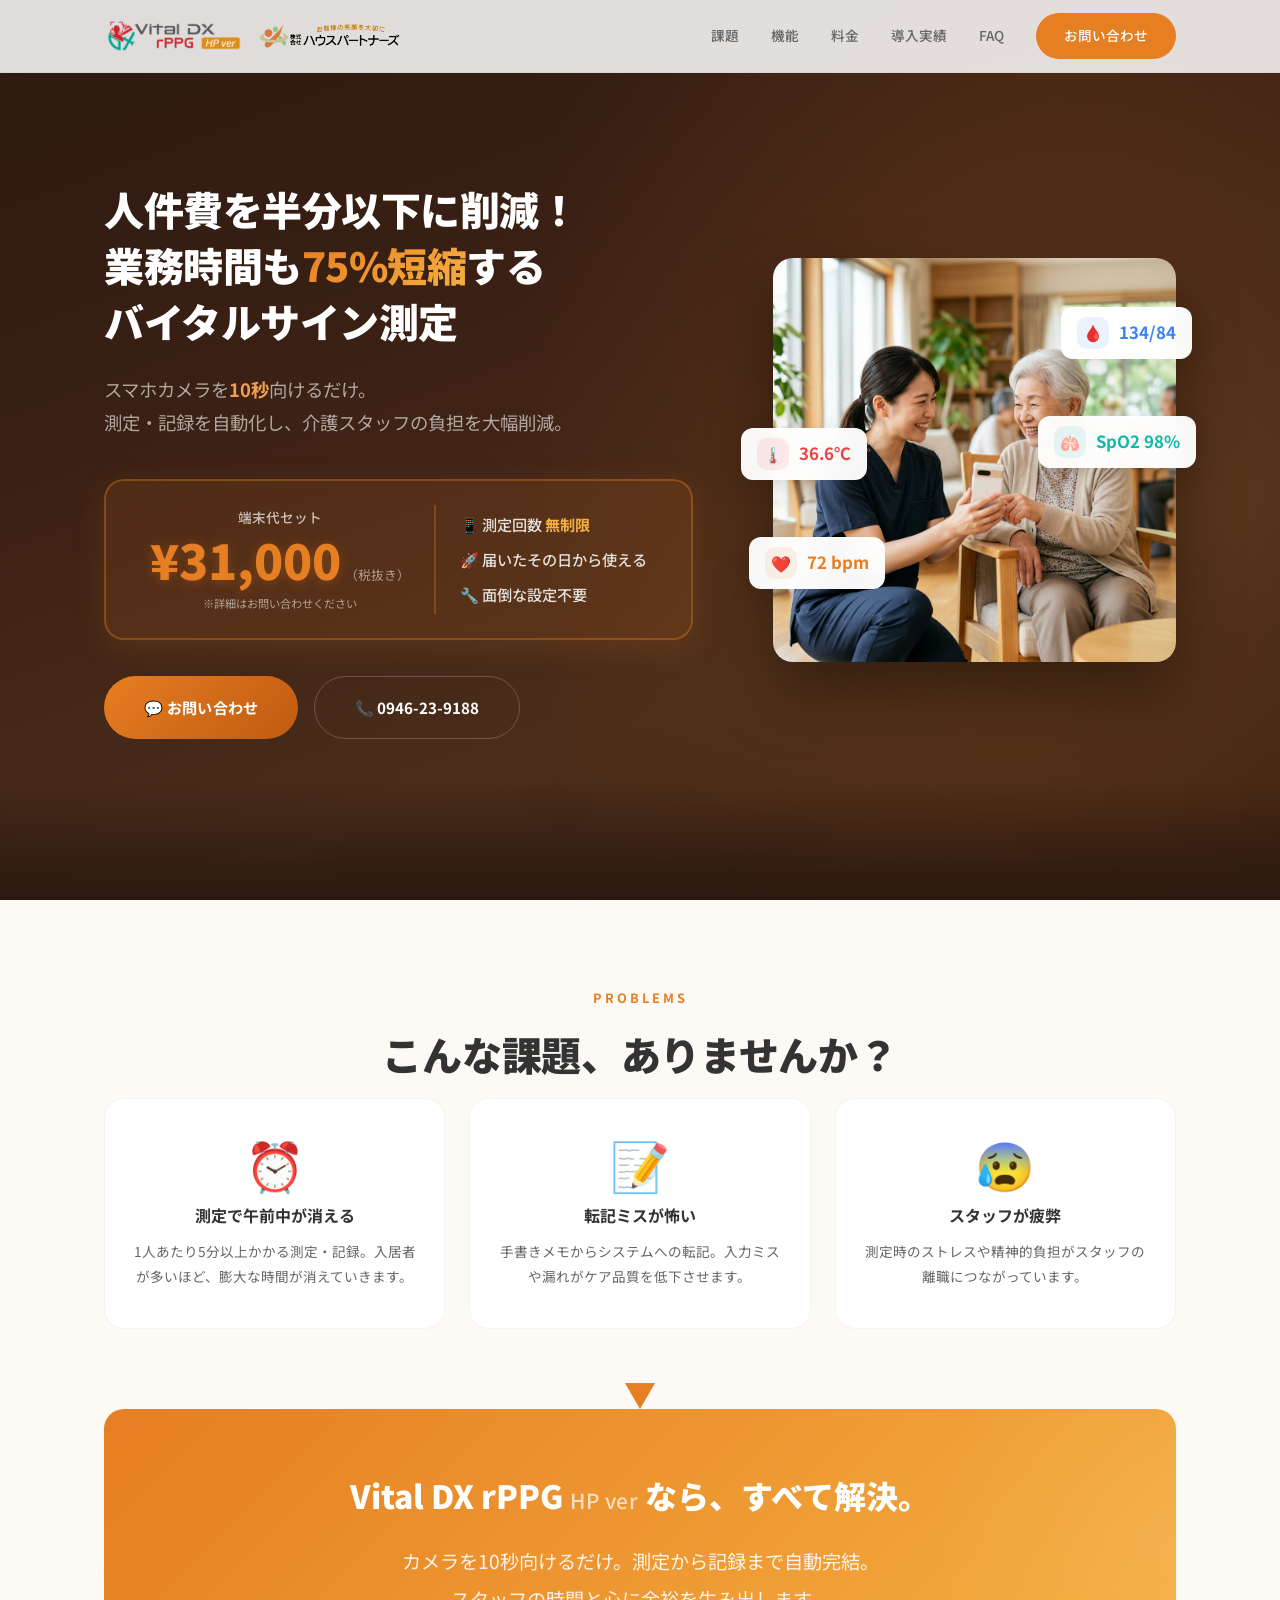
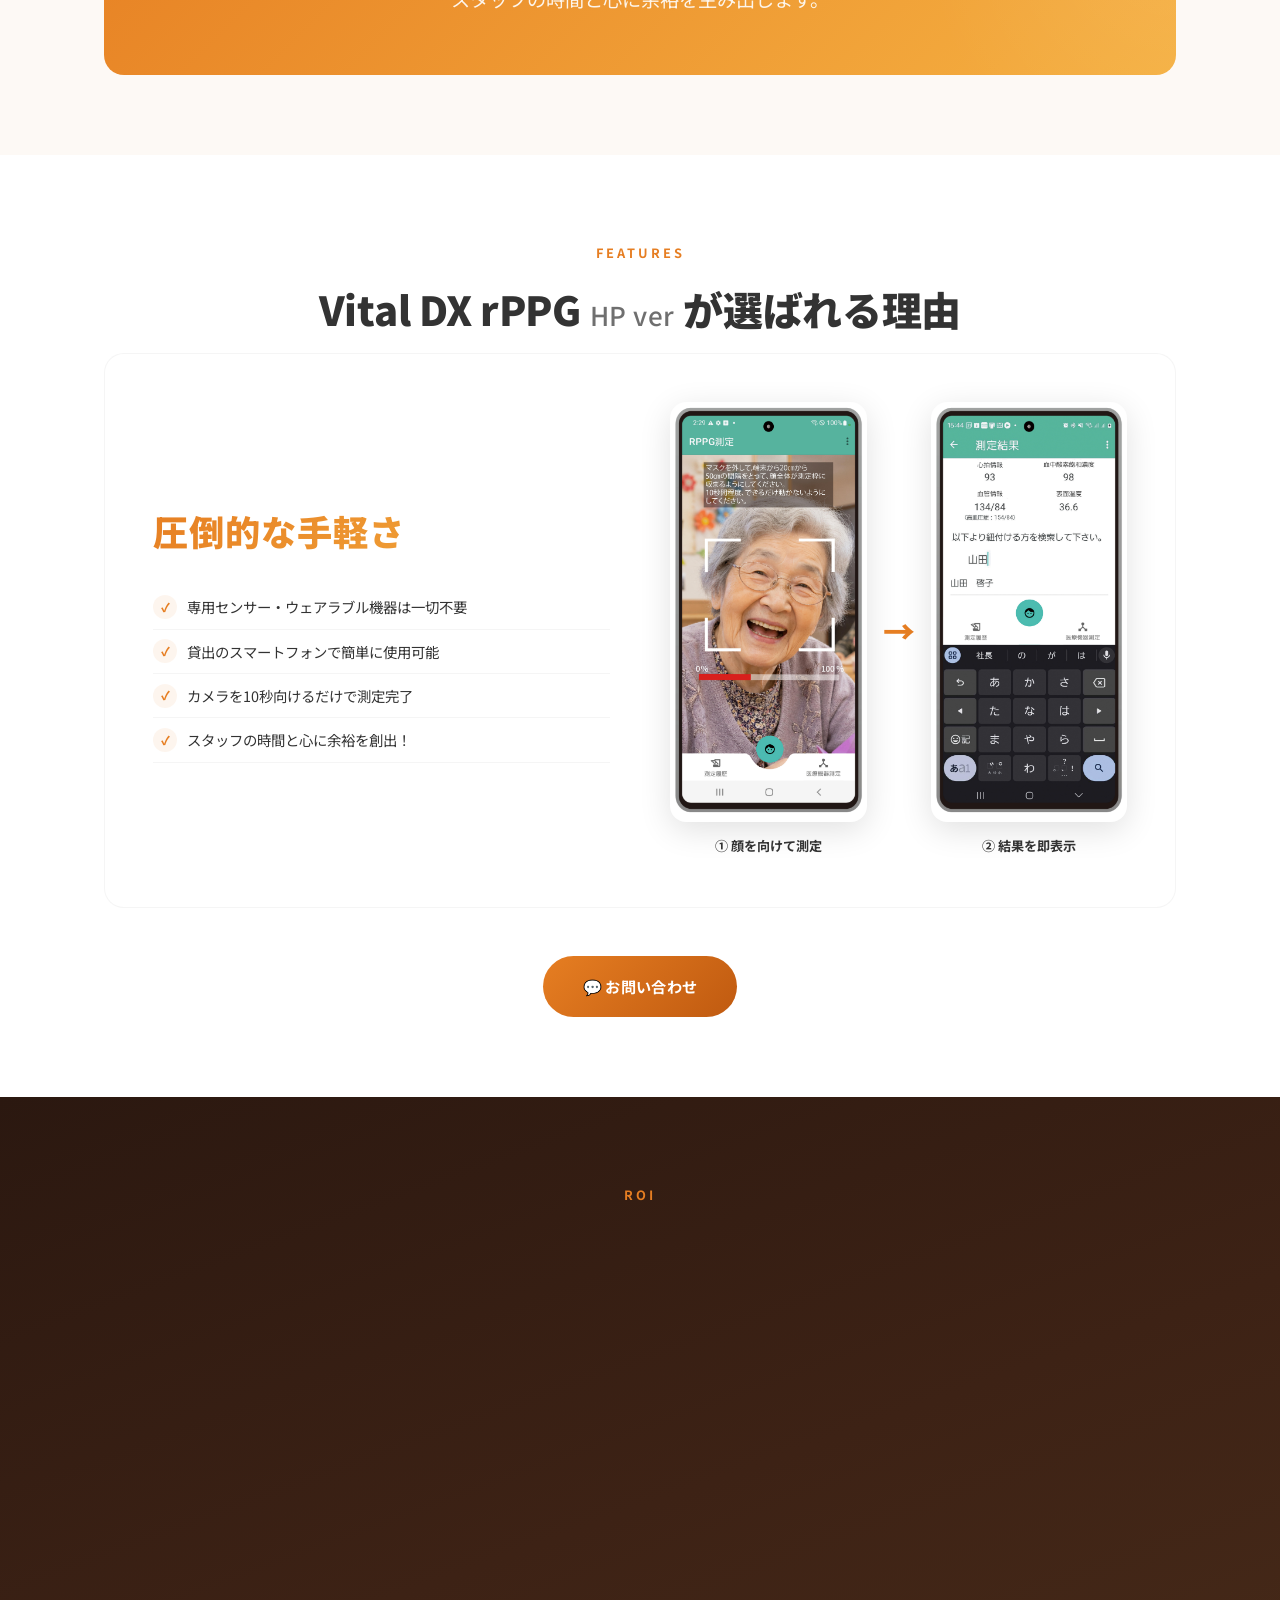
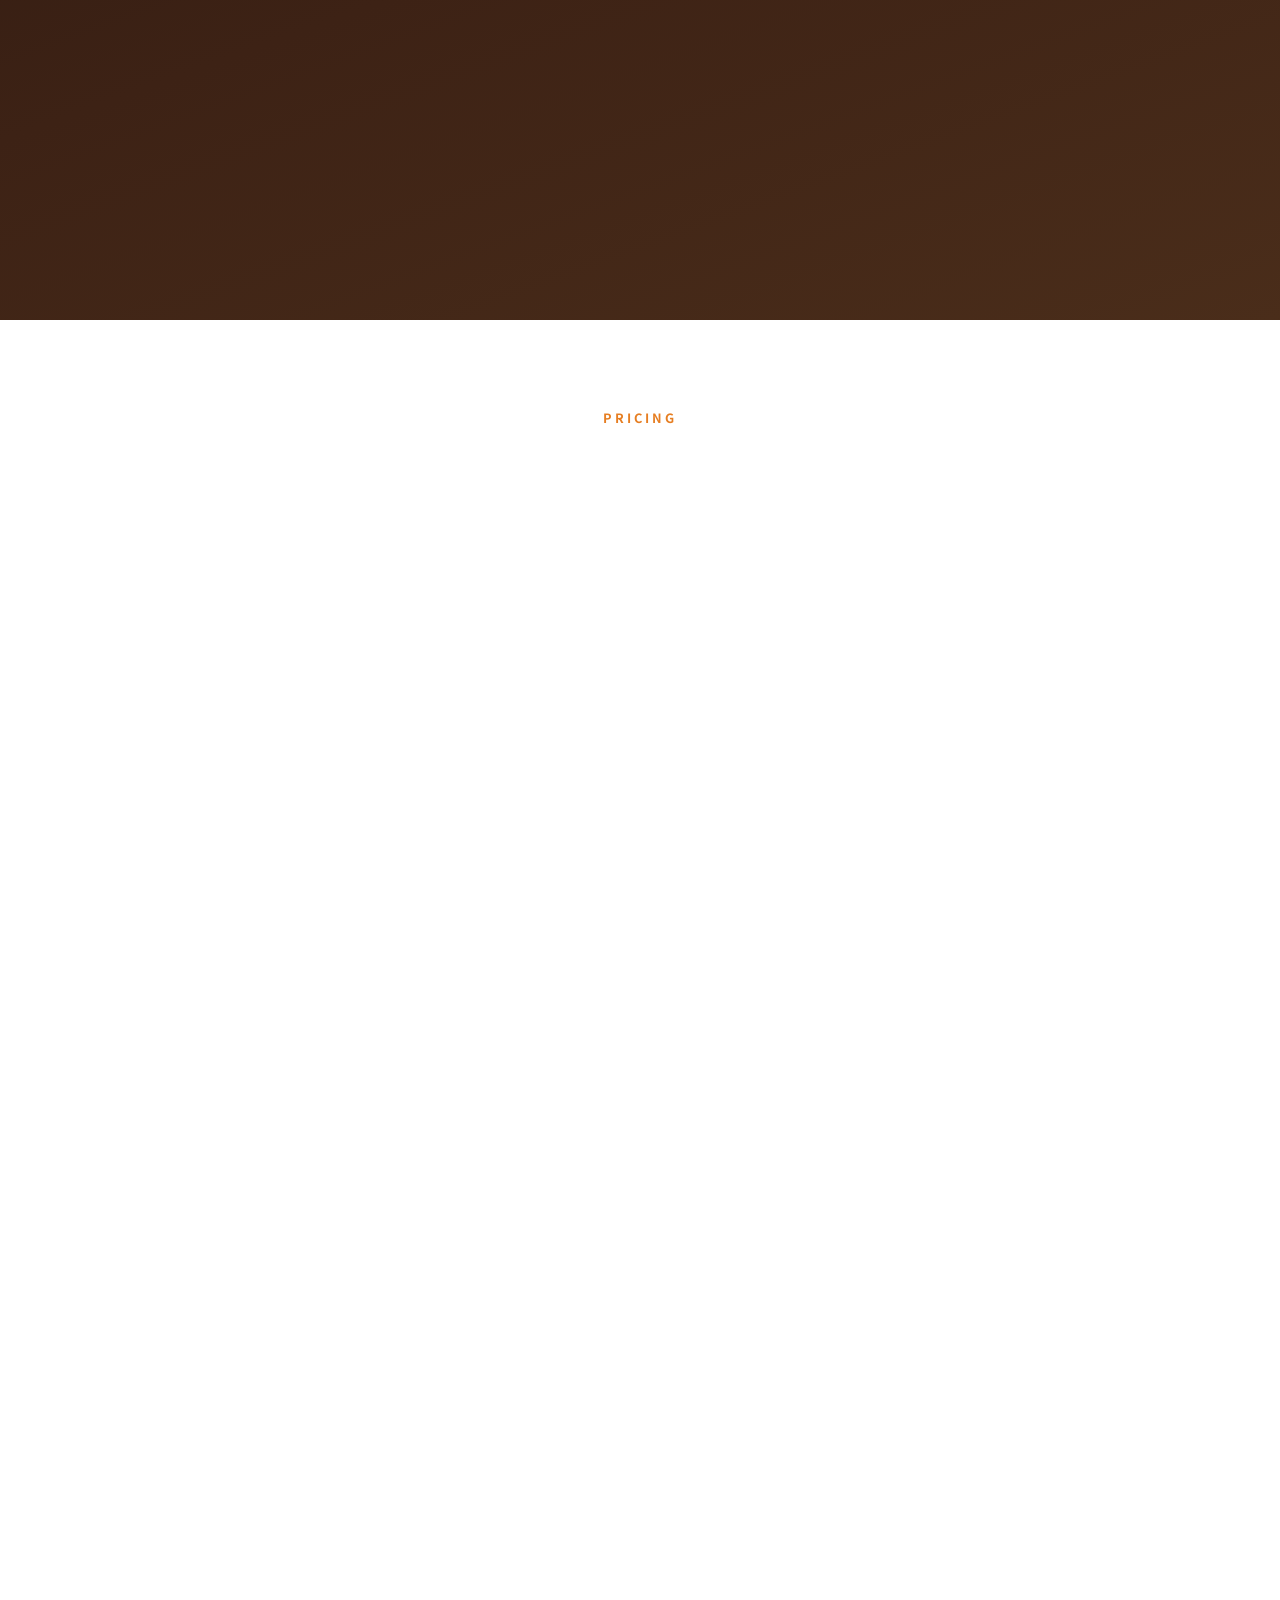
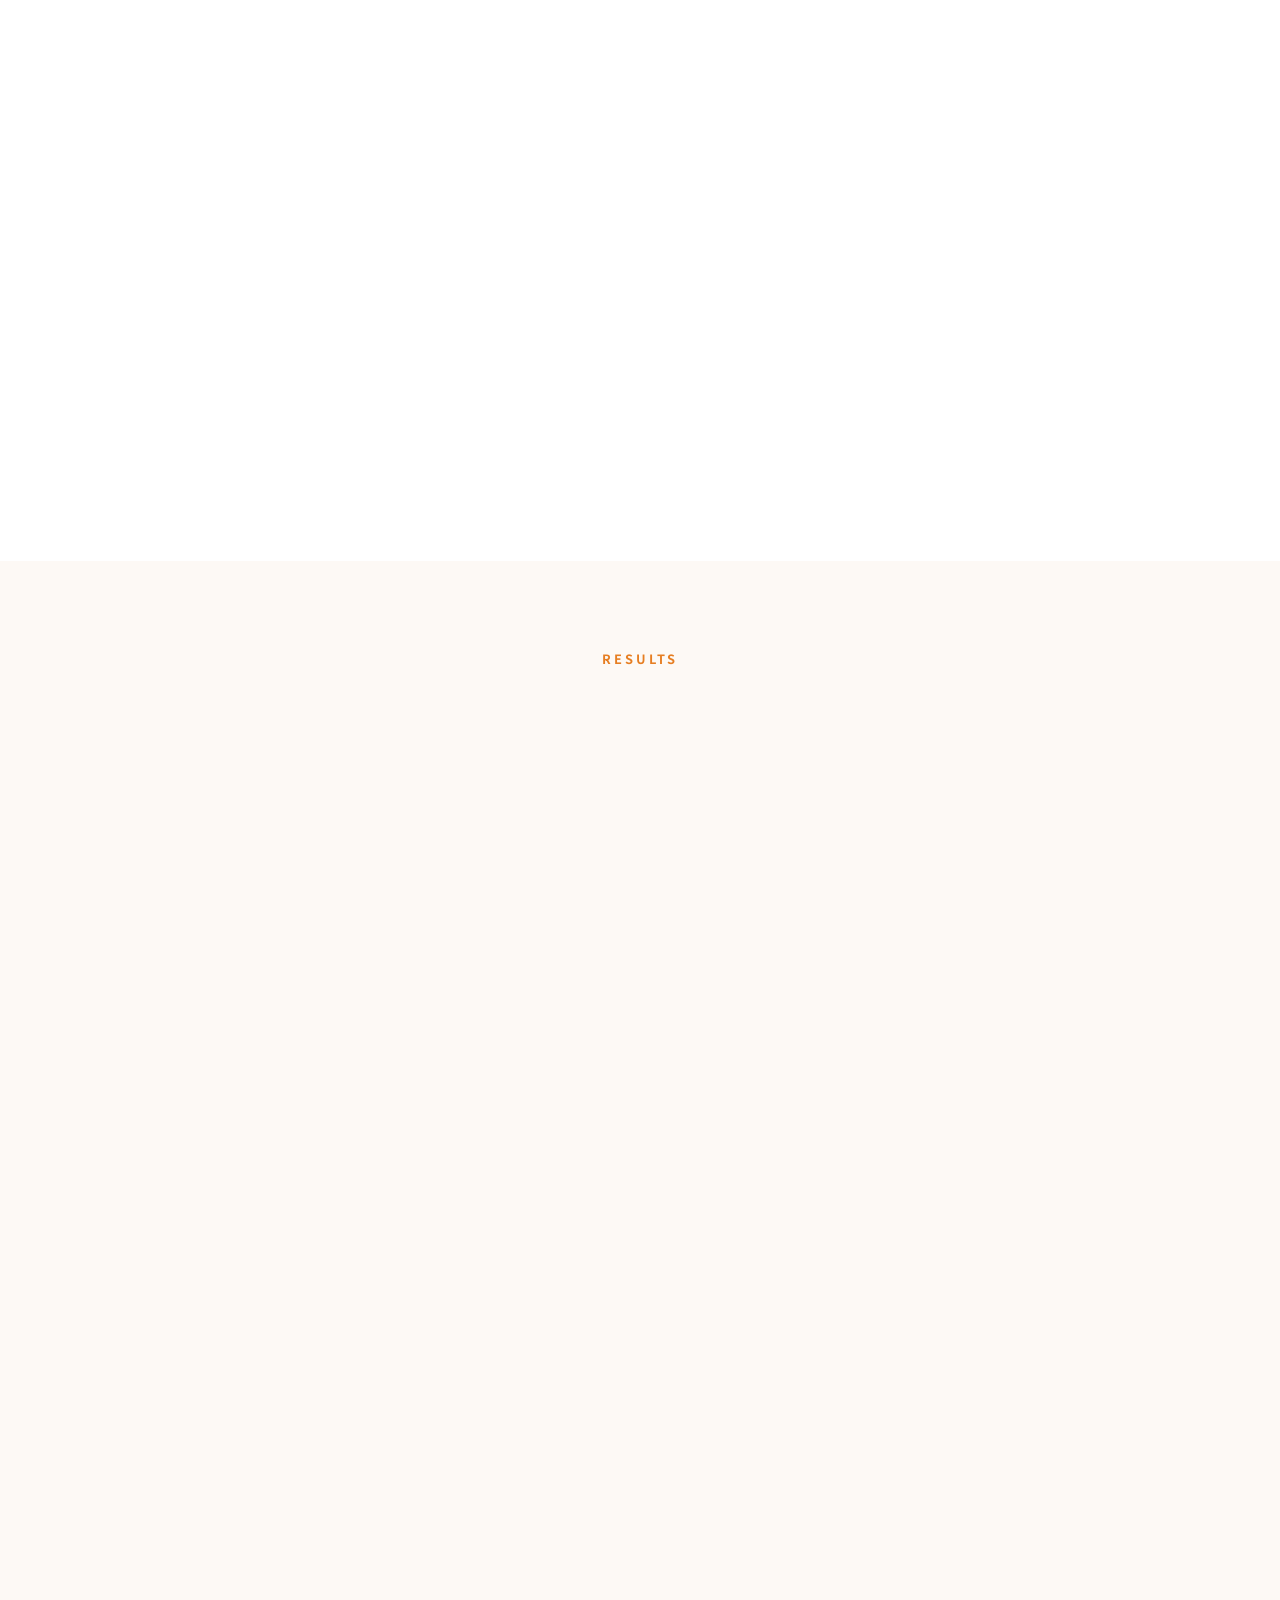
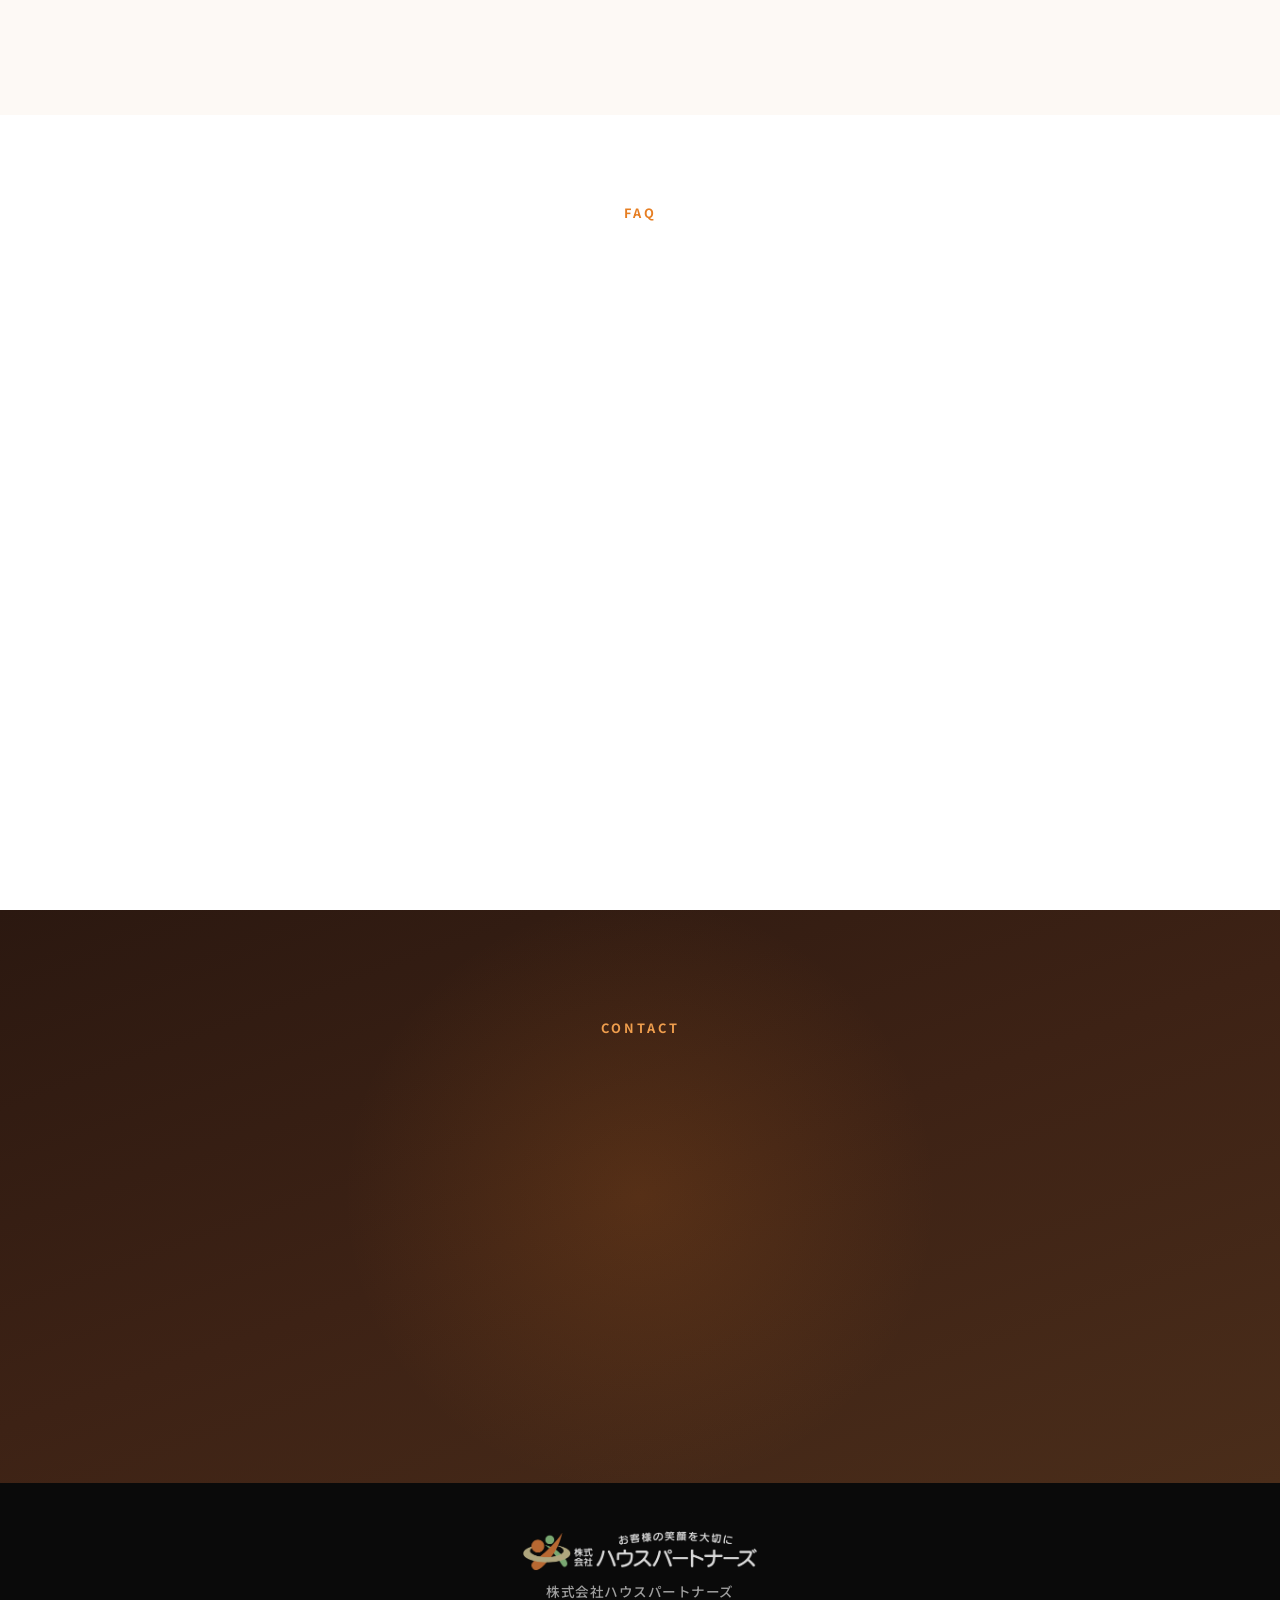
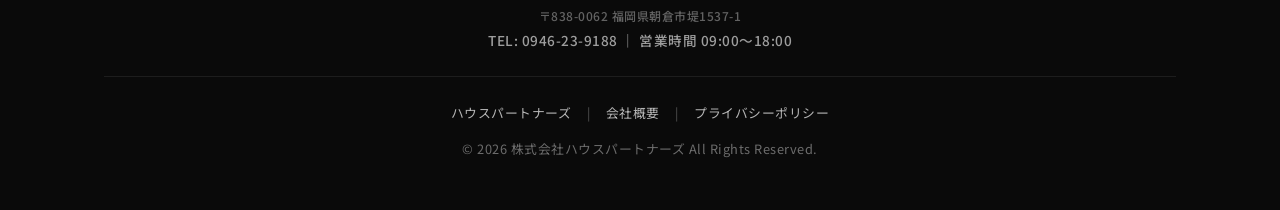
<file: hp/index.html>
<!DOCTYPE html>
<html lang="ja">

<head>
  <meta charset="UTF-8">
  <meta name="viewport" content="width=device-width, initial-scale=1.0">
  <title>Vital DX rPPG HP ver | 非接触バイタル測定で介護現場を変える｜ハウスパートナーズ</title>
  <meta name="description"
    content="スマホカメラを10秒向けるだけ。バイタルサインの測定・記録を自動化し、介護スタッフの負担を大幅削減。測定回数無制限の端末セットプラン。株式会社ハウスパートナーズがご案内します。">
  <link rel="stylesheet" href="styles.css">
</head>

<body>

  <!-- ============================================ -->
  <!-- HEADER -->
  <!-- ============================================ -->
  <header class="header" id="header">
    <div class="container">
      <div class="logo-area">
        <a href="#" class="logo"><img src="images/vitaldxrppg_hpver.png" alt="Vital DX rPPG HP ver"
            class="logo-img"></a>
        <a href="https://house-partners.jp/" target="_blank" class="partner-link">
          <img src="images/hp_logo.png" alt="株式会社ハウスパートナーズ" class="partner-logo-img">
        </a>
      </div>
      <nav class="nav" id="nav">
        <a href="#pain">課題</a>
        <a href="#features">機能</a>
        <a href="#pricing">料金</a>
        <a href="#results">導入実績</a>
        <a href="#faq">FAQ</a>
        <a href="https://house-partners.jp/contact/" class="btn-nav" target="_blank">お問い合わせ</a>
      </nav>
      <button class="hamburger" id="hamburger" aria-label="メニュー"><span></span><span></span><span></span></button>
    </div>
  </header>

  <!-- ============================================ -->
  <!-- HERO（チラシ表面：ヒーローセクション） -->
  <!-- ============================================ -->
  <section class="hero" id="hero">
    <div class="container">
      <div class="hero-grid">
        <div class="hero-content">
          <h1 class="hero-title-long">人件費を半分以下に削減！<br>業務時間も<em>75%短縮</em>する<br>バイタルサイン測定</h1>
          <p class="hero-sub">スマホカメラを<strong style="color:var(--primary-light)">10秒</strong>向けるだけ。<br>測定・記録を自動化し、介護スタッフの負担を大幅削減。</p>

          <!-- チラシの Price Banner に対応 -->
          <div class="hero-price">
            <div style="text-align:center">
              <span class="label">端末代セット</span>
              <span class="price-row">
                <span class="amount">¥31,000</span>
                <span class="unit">（税抜き）</span>
              </span>
              <span class="price-note">※詳細はお問い合わせください</span>
            </div>
            <div class="hero-price-divider"></div>
            <div class="hero-price-features">
              <span>📱 測定回数 <strong style="color:#F5B041">無制限</strong></span>
              <span>🚀 届いたその日から使える</span>
              <span>🔧 面倒な設定不要</span>
            </div>
          </div>

          <div class="hero-cta">
            <a href="https://house-partners.jp/contact/" class="btn-primary" target="_blank">💬 お問い合わせ</a>
            <a href="tel:0946239188" class="btn-secondary">📞 0946-23-9188</a>
          </div>
        </div>
        <div class="hero-image">
          <img src="../images/hero_v2.png" alt="Vital DX rPPG HP verによる非接触バイタル測定">
          <!-- チラシのバイタルカードに対応 -->
          <div class="hero-float f1">
            <div class="icon green">❤️</div>
            <span class="float-val" style="color:var(--primary)">72 bpm</span>
          </div>
          <div class="hero-float f2">
            <div class="icon blue">🩸</div>
            <span class="float-val" style="color:#3b82f6">134/84</span>
          </div>
          <div class="hero-float f3">
            <div class="icon red">🌡️</div>
            <span class="float-val" style="color:#ef4444">36.6℃</span>
          </div>
          <div class="hero-float f4">
            <div class="icon teal">🫁</div>
            <span class="float-val" style="color:#14b8a6">SpO2 98%</span>
          </div>
        </div>
      </div>
    </div>
  </section>

  <!-- ============================================ -->
  <!-- 課題セクション（チラシ表面：PROBLEMS） -->
  <!-- ============================================ -->
  <section class="section pain" id="pain">
    <div class="container text-center">
      <span class="section-label">PROBLEMS</span>
      <h2 class="section-title fade-in">こんな課題、ありませんか？</h2>
      <div class="pain-cards">
        <div class="pain-card fade-in">
          <div class="pain-emoji">⏰</div>
          <h3>測定で午前中が消える</h3>
          <p>1人あたり5分以上かかる測定・記録。入居者が多いほど、膨大な時間が消えていきます。</p>
        </div>
        <div class="pain-card fade-in">
          <div class="pain-emoji">📝</div>
          <h3>転記ミスが怖い</h3>
          <p>手書きメモからシステムへの転記。入力ミスや漏れがケア品質を低下させます。</p>
        </div>
        <div class="pain-card fade-in">
          <div class="pain-emoji">😰</div>
          <h3>スタッフが疲弊</h3>
          <p>測定時のストレスや精神的負担がスタッフの離職につながっています。</p>
        </div>
      </div>

      <!-- チラシの Solution Box に対応 -->
      <div class="solution-arrow fade-in">▼</div>
      <div class="solution-box fade-in">
        <h3>Vital DX rPPG <span class="ver-small">HP ver</span> なら、すべて解決。</h3>
        <p>カメラを10秒向けるだけ。測定から記録まで自動完結。<br>スタッフの時間と心に余裕を生み出します。</p>
      </div>
    </div>
  </section>

  <!-- ============================================ -->
  <!-- 機能セクション（チラシ裏面：選ばれる3つの理由） -->
  <!-- ============================================ -->
  <section class="section" id="features">
    <div class="container">
      <div class="text-center">
        <span class="section-label">FEATURES</span>
        <h2 class="section-title fade-in">Vital DX rPPG <span class="ver-small">HP ver</span> が選ばれる理由</h2>
      </div>

      <!-- 01: 圧倒的な手軽さ（アプリUI付き） -->
      <div class="feature-detail fade-in">
        <div class="feature-detail-content">
          <h3 class="feature-headline">圧倒的な手軽さ</h3>
          <ul class="feature-list">
            <li>専用センサー・ウェアラブル機器は一切不要</li>
            <li>貸出のスマートフォンで簡単に使用可能</li>
            <li>カメラを10秒向けるだけで測定完了</li>
            <li>スタッフの時間と心に余裕を創出！</li>
          </ul>
        </div>
        <div class="feature-detail-image">
          <div class="app-flow">
            <div class="app-flow-step">
              <img src="../images/f_vdxrppg_ui-01.jpg" alt="Vital DX rPPG HP ver 測定中画面" class="app-screenshot">
              <span class="app-flow-label">① 顔を向けて測定</span>
            </div>
            <div class="app-flow-arrow">→</div>
            <div class="app-flow-step">
              <img src="../images/f_vdxrppg_ui-03.jpg" alt="Vital DX rPPG HP ver 測定結果画面" class="app-screenshot">
              <span class="app-flow-label">② 結果を即表示</span>
            </div>
          </div>
        </div>
      </div>


      <div class="section-cta fade-in">
        <a href="https://house-partners.jp/contact/" class="btn-primary" target="_blank">💬 お問い合わせ</a>
      </div>
    </div>
  </section>

  <!-- ============================================ -->
  <!-- ROIセクション（チラシ裏面：導入効果） -->
  <!-- ============================================ -->
  <section class="section roi-section" id="roi">
    <div class="container">
      <div class="text-center">
        <span class="section-label">ROI</span>
        <h2 class="section-title fade-in">導入効果 〜工数・コスト削減〜</h2>
        <p class="section-desc fade-in">30名規模の施設の場合（※価格はすべて税抜きです）</p>
      </div>

      <div class="roi-chart-block fade-in">
        <!-- 時間比較 -->
        <div class="roi-chart-layout">
          <div class="roi-bar-group">
            <div class="roi-bar-label">導入前</div>
            <div class="roi-bar roi-bar-before" style="height:260px">
              <div class="roi-bar-segment seg-vital" style="flex:5">
                <span>バイタル測定</span>
                <strong>2時間</strong>
              </div>
              <div class="roi-bar-segment seg-record" style="flex:1.5">
                <span>記録</span>
                <strong>30分</strong>
              </div>
            </div>
            <div class="roi-bar-total">計 約2.5時間</div>
          </div>

          <div class="roi-chart-center">
            <div class="roi-reduction-badge">
              <span class="roi-reduction-sub">業務時間</span>
              <span class="roi-reduction-num"><span class="count-up" data-target="75">0</span><small>%</small></span>
              <span class="roi-reduction-text">短縮!!</span>
            </div>
            <div class="roi-chart-arrow">
              <svg width="80" height="24" viewBox="0 0 80 24">
                <path d="M0 12h68l-8-8M68 12l-8 8" fill="none" stroke="var(--primary)" stroke-width="2.5"
                  stroke-linecap="round" stroke-linejoin="round" />
              </svg>
            </div>
          </div>

          <div class="roi-bar-group">
            <div class="roi-bar-label roi-bar-label-after">導入後</div>
            <div class="roi-bar roi-bar-after" style="height:65px">
              <div class="roi-bar-segment seg-vital-after">
                <span>非接触測定</span>
                <strong>30分</strong>
              </div>
            </div>
            <div class="roi-bar-total roi-bar-total-after">計 約30分</div>
          </div>

          <!-- チラシのROI Metricsに対応 -->
          <div class="roi-chart-features">
            <div class="roi-feature-point">
              <span class="roi-fp-icon">⏱️</span>
              <div class="roi-fp-content">
                <span class="roi-fp-label">1人あたりの測定時間</span>
                <strong>5分 → わずか10秒</strong>
              </div>
            </div>
            <div class="roi-feature-point">
              <span class="roi-fp-icon">📊</span>
              <div class="roi-fp-content">
                <span class="roi-fp-label">年間の削減時間</span>
                <strong><span class="count-up" data-target="548">0</span>時間</strong>
              </div>
            </div>
            <div class="roi-feature-point">
              <span class="roi-fp-icon">💰</span>
              <div class="roi-fp-content">
                <span class="roi-fp-label">月額コスト削減</span>
                <strong>約<span class="count-up" data-target="48">0</span>,000円おトク</strong>
              </div>
            </div>
          </div>
        </div>
      </div>
    </div>
  </section>

  <!-- ============================================ -->
  <!-- 料金プラン＆導入ステップ（チラシ裏面：STEPS） -->
  <!-- ============================================ -->
  <section class="section" id="pricing">
    <div class="container text-center">
      <span class="section-label">PRICING</span>
      <h2 class="section-title fade-in">料金プラン</h2>
      <p class="section-desc fade-in">シンプルな料金体系。端末代セット1つですべて使えます。<br><span
          style="font-size:14px;">（※価格はすべて税抜きです）</span></p>

      <div class="pricing-single">
        <div class="price-card recommended fade-in">
          <div class="price-badge">端末代セットプラン</div>
          <h3>Vital DX rPPG <span class="ver-small">HP ver</span></h3>
          <p class="subtitle">端末代セット・測定回数無制限</p>
          <div class="price">¥31,000<small> / 端末代セット（税抜き）</small></div>
          <p class="price-note-card">※詳細はお問い合わせください</p>
          <ul>
            <li>非接触バイタル測定</li>
            <li>測定回数 <strong style="color:var(--primary)">無制限</strong></li>
            <li>スマホアプリで簡単操作</li>
            <li>設定済み端末をお届け</li>
            <li>届いたその日から使える</li>
            <li>研修不要の直感的操作</li>
          </ul>

          <!-- 測定バイタル一覧 -->
          <div class="measured-items">
            <h4>測定できるバイタルサイン</h4>
            <div class="vital-grid">
              <div class="vital-item"><span class="vital-icon">❤️</span><span class="vital-name">心拍数</span></div>
              <div class="vital-item"><span class="vital-icon">🩸</span><span class="vital-name">血圧</span></div>
              <div class="vital-item"><span class="vital-icon">🫁</span><span class="vital-name">SpO2</span></div>
              <div class="vital-item"><span class="vital-icon">🌡️</span><span class="vital-name">体温</span></div>
              <div class="vital-item"><span class="vital-icon">💨</span><span class="vital-name">呼吸数</span></div>
              <div class="vital-item"><span class="vital-icon">😰</span><span class="vital-name">ストレス</span></div>
            </div>
          </div>

          <div class="price-cta-area">
            <a href="https://house-partners.jp/contact/" class="btn-primary" target="_blank">お問い合わせ →</a>
            <div class="phone-cta">
              <p class="phone-label">お電話でのご相談はこちら</p>
              <a href="tel:0946239188" class="phone-number">📞 0946-23-9188</a>
              <p class="phone-hours">営業時間 09:00～18:00</p>
            </div>
          </div>
        </div>
      </div>

      <!-- チラシ裏面の導入ステップに対応 -->
      <h3 class="steps-title fade-in">かんたん3ステップで導入</h3>
      <div class="steps fade-in">
        <div class="step">
          <div class="step-icon">📝</div>
          <div class="step-num-sub">STEP 1</div>
          <h4>お申し込み</h4>
          <p>Webフォームまたは<br>お電話で完了</p>
        </div>
        <div class="step-arrow">→</div>
        <div class="step">
          <div class="step-icon">📦</div>
          <div class="step-num-sub">STEP 2</div>
          <h4>機器の到着</h4>
          <p>設定済みの端末を<br>お届け</p>
        </div>
        <div class="step-arrow">→</div>
        <div class="step">
          <div class="step-icon">🚀</div>
          <div class="step-num-sub">STEP 3</div>
          <h4>即日開始</h4>
          <p>届いたその日から<br>すぐ使える</p>
        </div>
      </div>
    </div>
  </section>

  <!-- ============================================ -->
  <!-- 導入実績＆お客様の声（チラシ裏面：VOICE＋施設一覧） -->
  <!-- ============================================ -->
  <section class="section results" id="results">
    <div class="container">
      <div class="text-center">
        <span class="section-label">RESULTS</span>
        <h2 class="section-title fade-in">導入実績</h2>
        <p class="section-desc fade-in">全国の介護・医療施設で導入が広がっています。</p>
      </div>

      <!-- チラシの Facilities Strip に対応 -->
      <div class="facility-strip fade-in">
        <div class="facility-pill">
          <span class="pill-location">神奈川県</span>
          <span class="pill-name">認知症治療病棟</span>
          <span class="pill-scale">180床</span>
        </div>
        <div class="facility-pill">
          <span class="pill-location">神奈川県</span>
          <span class="pill-name">病院</span>
          <span class="pill-scale">184床</span>
        </div>
        <div class="facility-pill">
          <span class="pill-location">東京都</span>
          <span class="pill-name">高齢者住宅</span>
          <span class="pill-scale">28名</span>
        </div>
        <div class="facility-pill">
          <span class="pill-location">大分県</span>
          <span class="pill-name">高齢者住宅（4施設）</span>
          <span class="pill-scale">175名</span>
        </div>
        <div class="facility-pill">
          <span class="pill-location">鹿児島県</span>
          <span class="pill-name">介護医療院</span>
          <span class="pill-scale">150床</span>
        </div>
        <div class="facility-pill">
          <span class="pill-location">沖縄県</span>
          <span class="pill-name">デイサービス</span>
          <span class="pill-scale">31名</span>
        </div>
        <div class="facility-pill pill-more">
          <span class="pill-name">…その他多数</span>
        </div>
      </div>

      <!-- チラシの VOICE セクションに対応 -->
      <h3 class="section-title text-center fade-in" style="margin-top:80px;margin-bottom:32px">お客様の声</h3>
      <div class="testimonials">
        <div class="testimonial fade-left">
          <blockquote>「入居者120名の病棟で、1人の看護師が30名の測定に2時間以上かかっていました。導入後は同じ業務が<strong>30分で完了</strong>。現場全体の働き方が大きく改善されました。」</blockquote>
          <div class="testimonial-author">
            <img src="../images/t_nurse.png" alt="施設担当者" width="48" height="48">
            <div>
              <div class="name">鹿児島県 介護医療院</div>
              <div class="role">150床 / 5ライセンス</div>
            </div>
          </div>
        </div>
        <div class="testimonial fade-right">
          <blockquote>「予想以上に精度が良く、夜間帯の看護師残業がなくなりました。操作が簡単なため<strong>看護補助者が測定を担当</strong>し、看護師はより専門性の高い業務に集中できています。」</blockquote>
          <div class="testimonial-author">
            <img src="../images/t_chief.png" alt="施設担当者" width="48" height="48">
            <div>
              <div class="name">神奈川県 認知症治療病棟</div>
              <div class="role">180床 / 4ライセンス</div>
            </div>
          </div>
        </div>
        <div class="testimonial fade-left">
          <blockquote>「以前は測定時に入居者様からお叱りを受け、精神的に悩む職員もいました。導入後はそのような相談がなくなり、現場としても非常に安心しています。」</blockquote>
          <div class="testimonial-author">
            <img src="../images/t_director.png" alt="施設担当者" width="48" height="48">
            <div>
              <div class="name">大分県 高齢者住宅（4施設）</div>
              <div class="role">175名 / 7ライセンス</div>
            </div>
          </div>
        </div>
        <div class="testimonial fade-right">
          <blockquote>「導入により測定時間が大幅に短縮され、業務全体の見直しが可能に。職員の業務負荷が軽減され、離職者も減少しました。」</blockquote>
          <div class="testimonial-author">
            <img src="../images/t_manager.png" alt="施設担当者" width="48" height="48">
            <div>
              <div class="name">沖縄県 デイサービス</div>
              <div class="role">31名 / 1ライセンス</div>
            </div>
          </div>
        </div>
      </div>
    </div>
  </section>

  <!-- ============================================ -->
  <!-- FAQ -->
  <!-- ============================================ -->
  <section class="section" id="faq">
    <div class="container">
      <div class="text-center">
        <span class="section-label">FAQ</span>
        <h2 class="section-title fade-in">よくあるご質問</h2>
      </div>
      <div class="faq-list fade-in">
        <div class="faq-item">
          <div class="faq-q">精度はどうなっているのか？</div>
          <div class="faq-a">
            <p>
              <strong>医療機器のような「医療的な診断」にはご使用いただけませんが、日々の体調変化を把握する「目安」として、十分に実用的な精度を備えています。</strong><br>本システムは、独自のAI（人工知能）が1秒間に約30枚の顔画像を高速処理し、目に見えない微細な血流の変化を捉えてバイタルサインを算出します。「いつもと違う」という体調の変化にいち早く気づくためのツールとして、多くの施設様でご納得のうえ活用いただいております。
            </p>
          </div>
        </div>
        <div class="faq-item">
          <div class="faq-q">録画されたりプライバシーが流出したりしませんか？</div>
          <div class="faq-a">
            <p>
              <strong>映像そのものが保存・録画されることはありませんので、ご安心ください。</strong><br>カメラはあくまで肌の色の変化を読み取るための「センサー」として機能し、測定が終われば映像データは即座に破棄されます。利用者様のプライバシーに配慮した設計となっております。
            </p>
          </div>
        </div>
        <div class="faq-item">
          <div class="faq-q"><span>Vital DX rPPG <span class="ver-small">HP ver</span> は医療機器ですか？</span></div>
          <div class="faq-a">
            <p>
              <strong>いいえ、本製品は医療機器ではございません。</strong><br>診断や治療を目的とした医療機器ではなく、介護現場の業務負担軽減と、日々の健康状態の把握を目的としたシステムです。<br>「測る・書く・入力する」という毎日の工数を劇的に減らしつつ、利用者様の体調変化の「目安」として安全にご活用いただけます。
            </p>
          </div>
        </div>
        <div class="faq-item">
          <div class="faq-q">導入・設定が難しそうで、素人のスタッフには無理では？</div>
          <div class="faq-a">
            <p>
              <strong>操作は非常にシンプルで、特別なIT知識は不要です。</strong><br>設定済みのスマートフォンでお顔を10秒間かざすだけで測定が完了します。新人スタッフの方でも、説明書を読まずにその日から使いこなせるほど直感的な操作感を実現しています。
            </p>
          </div>
        </div>
        <div class="faq-item">
          <div class="faq-q">測定回数に制限はありますか？</div>
          <div class="faq-a">
            <p>
              <strong>いいえ、測定回数は無制限です。</strong><br>1日に何回でも、何人でも測定が可能です。入居者数の多い施設でも安心してご利用いただけます。
            </p>
          </div>
        </div>
        <div class="faq-item">
          <div class="faq-q">料金体系を教えてください。</div>
          <div class="faq-a">
            <p>
              <strong>端末代セット ¥31,000（税抜き）でご利用いただけます。</strong><br>高額な初期費用や複雑な料金体系はございません。端末が届いたその日から測定をスタートできます。詳しくはお気軽にお問い合わせください。
            </p>
          </div>
        </div>
      </div>
    </div>
  </section>

  <!-- ============================================ -->
  <!-- CTA（チラシ裏面：CTA BOX に対応） -->
  <!-- ============================================ -->
  <section class="cta-section" id="cta">
    <div class="container">
      <span class="section-label" style="color:var(--primary-light)">CONTACT</span>
      <h2 class="section-title fade-in" style="margin-top:16px">介護現場の負担を、<br class="sp-only">今日から減らしませんか？</h2>
      <p class="section-desc fade-in">設定済みの機器が届いたその日から、面倒な設定なしで<br>すぐに運用をスタートできます。</p>
      <div class="cta-buttons fade-in">
        <a href="https://house-partners.jp/contact/" class="btn-primary" style="font-size:1.05rem;padding:20px 52px"
          target="_blank">💬 お問い合わせ</a>
        <a href="tel:0946239188" class="btn-secondary" style="font-size:1.05rem;padding:20px 52px">📞 0946-23-9188</a>
      </div>
      <p class="cta-hours fade-in">営業時間 09:00～18:00</p>
    </div>
  </section>

  <!-- ============================================ -->
  <!-- FOOTER -->
  <!-- ============================================ -->
  <footer class="footer">
    <div class="container">
      <div class="footer-partner">
        <div class="footer-partner-inner">

          <a href="https://house-partners.jp/" target="_blank">
            <img src="images/hp_logo_white.png" alt="株式会社ハウスパートナーズ" class="footer-hp-logo">
          </a>
          <p class="footer-partner-info">株式会社ハウスパートナーズ<br>
            <span style="font-size:.75rem;opacity:.6">〒838-0062 福岡県朝倉市堤1537-1</span><br>
            <span style="font-size:.85rem">TEL: 0946-23-9188 ｜ 営業時間 09:00～18:00</span>
          </p>
        </div>
      </div>
      <div class="footer-divider"></div>
      <div style="margin-bottom:12px;font-size:.8rem;">
        <a href="https://house-partners.jp/" target="_blank"
          style="color:rgba(255,255,255,.7);text-decoration:none;margin:0 12px;">ハウスパートナーズ</a>
        <span style="color:rgba(255,255,255,.3);">|</span>
        <a href="https://house-partners.jp/company/#company-profile" target="_blank"
          style="color:rgba(255,255,255,.7);text-decoration:none;margin:0 12px;">会社概要</a>
        <span style="color:rgba(255,255,255,.3);">|</span>
        <a href="https://house-partners.jp/privacypolicy/" target="_blank"
          style="color:rgba(255,255,255,.7);text-decoration:none;margin:0 12px;">プライバシーポリシー</a>
      </div>
      <p>&copy; 2026 株式会社ハウスパートナーズ All Rights Reserved.</p>
    </div>
  </footer>

  <script src="script.js"></script>
</body>

</html>
</file>
<file: styles.css>
@import url('https://fonts.googleapis.com/css2?family=Noto+Sans+JP:wght@300;400;500;700;900&display=swap');

:root {
    --primary: #E67E22;
    --primary-light: #F0A050;
    --primary-dark: #C05A10;
    --text: #333;
    --text-light: #666;
    --white: #fff;
    --bg: #fdf9f5;
    --bg-dark: #2b1810;
    --shadow: 0 8px 32px rgba(0, 0, 0, .08);
    --shadow-lg: 0 16px 48px rgba(0, 0, 0, .12);
    --r: 20px
}

*,
*::before,
*::after {
    box-sizing: border-box;
    margin: 0;
    padding: 0
}

html {
    scroll-behavior: smooth
}

body {
    font-family: 'Noto Sans JP', sans-serif;
    font-size: 17px;
    color: var(--text);
    line-height: 1.9;
    overflow-x: hidden
}

img {
    max-width: 100%;
    height: auto;
    display: block
}

a {
    text-decoration: none;
    color: inherit
}

ul {
    list-style: none
}

.container {
    max-width: 1120px;
    margin: 0 auto;
    padding: 0 24px
}

.fade-in {
    opacity: 0;
    transform: translateY(32px);
    transition: opacity .8s cubic-bezier(.4, 0, .2, 1), transform .8s cubic-bezier(.4, 0, .2, 1)
}

.fade-in.visible {
    opacity: 1;
    transform: none
}

.fade-left {
    opacity: 0;
    transform: translateX(-40px);
    transition: opacity .8s, transform .8s
}

.fade-left.visible {
    opacity: 1;
    transform: none
}

.fade-right {
    opacity: 0;
    transform: translateX(40px);
    transition: opacity .8s, transform .8s
}

.fade-right.visible {
    opacity: 1;
    transform: none
}

/* Header */
.header {
    position: fixed;
    top: 0;
    left: 0;
    width: 100%;
    z-index: 100;
    background: rgba(255, 255, 255, .85);
    backdrop-filter: blur(20px);
    -webkit-backdrop-filter: blur(20px);
    border-bottom: 1px solid rgba(0, 0, 0, .04);
    transition: box-shadow .3s
}

.header.scrolled {
    box-shadow: 0 1px 12px rgba(0, 0, 0, .06)
}

.header .container {
    display: flex;
    align-items: center;
    justify-content: space-between;
    height: 72px
}

.logo {
    display: flex;
    align-items: center;
    gap: 8px
}

.logo-img {
    height: 36px;
    width: auto
}

.logo span {
    color: var(--white);
    font-weight: 700;
    font-size: .65rem;
    background: var(--primary);
    padding: 3px 10px;
    border-radius: 4px;
    letter-spacing: .5px
}

.nav {
    display: flex;
    gap: 32px;
    align-items: center
}

.nav a {
    font-size: .85rem;
    font-weight: 500;
    color: var(--text-light);
    transition: color .3s;
    position: relative
}

.nav a:not(.btn-nav):hover {
    color: var(--primary)
}

.nav a:not(.btn-nav)::after {
    content: '';
    position: absolute;
    bottom: -4px;
    left: 0;
    width: 0;
    height: 2px;
    background: var(--primary);
    transition: width .3s
}

.nav a:not(.btn-nav):hover::after {
    width: 100%
}

.btn-nav {
    background: var(--primary);
    color: var(--white) !important;
    padding: 10px 28px;
    border-radius: 100px;
    font-weight: 700;
    transition: transform .3s, box-shadow .3s
}

.btn-nav:hover {
    transform: translateY(-2px);
    box-shadow: 0 8px 24px rgba(230, 126, 34, .25)
}

.hamburger {
    display: none;
    flex-direction: column;
    gap: 5px;
    cursor: pointer;
    background: none;
    border: none;
    padding: 8px
}

.hamburger span {
    width: 22px;
    height: 2px;
    background: var(--text);
    transition: .3s;
    border-radius: 2px
}

/* Hero */
.hero {
    min-height: 100vh;
    display: flex;
    align-items: center;
    background: linear-gradient(160deg, #2b1810 0%, #3d2215 40%, #4a2d1a 70%, #3a2010 100%);
    position: relative;
    padding: 100px 0 80px;
    overflow: hidden
}

.hero::before {
    content: '';
    position: absolute;
    top: -50%;
    right: -20%;
    width: 80%;
    height: 200%;
    background: radial-gradient(ellipse, rgba(230, 126, 34, .15) 0%, transparent 70%);
    pointer-events: none
}

.hero::after {
    content: '';
    position: absolute;
    bottom: 0;
    left: 0;
    right: 0;
    height: 120px;
    background: linear-gradient(to top, rgba(43, 24, 16, 1), transparent);
    pointer-events: none
}

.hero-grid {
    display: grid;
    grid-template-columns: 1fr 1fr;
    gap: 80px;
    align-items: center;
    position: relative;
    z-index: 1
}

.hero-content {
    color: var(--white)
}

.hero-badge {
    display: inline-flex;
    align-items: center;
    gap: 8px;
    background: rgba(230, 126, 34, .1);
    border: 1px solid rgba(230, 126, 34, .2);
    padding: 8px 20px;
    border-radius: 100px;
    font-size: .75rem;
    font-weight: 500;
    color: var(--primary-light);
    margin-bottom: 28px;
    letter-spacing: 1px
}

.hero-badge::before {
    content: '';
    width: 6px;
    height: 6px;
    background: var(--primary);
    border-radius: 50%;
    animation: blink 2s infinite
}

@keyframes blink {

    0%,
    100% {
        opacity: 1
    }

    50% {
        opacity: .3
    }
}

.hero h1 {
    font-size: 3.4rem;
    font-weight: 900;
    line-height: 1.35;
    margin-bottom: 24px;
    letter-spacing: -.5px
}

.hero h1 em {
    font-style: normal;
    background: linear-gradient(135deg, var(--primary), #F5B041);
    -webkit-background-clip: text;
    -webkit-text-fill-color: transparent;
    background-clip: text
}

.hero-sub {
    font-size: 1.15rem;
    color: rgba(255, 255, 255, .6);
    line-height: 1.8;
    margin-bottom: 12px
}

.hero-price {
    display: inline-flex;
    align-items: center;
    gap: 24px;
    background: rgba(230, 126, 34, .12);
    border: 2px solid rgba(230, 126, 34, .35);
    padding: 24px 44px;
    border-radius: 20px;
    margin: 28px 0 36px;
    box-shadow: 0 8px 32px rgba(230, 126, 34, .15)
}

.hero-price .label {
    font-size: 1rem;
    font-weight: 500;
    color: rgba(255, 255, 255, .7)
}

.hero-price .amount {
    font-size: 4rem;
    font-weight: 900;
    color: var(--primary);
    line-height: 1;
    text-shadow: 0 2px 12px rgba(230, 126, 34, .3)
}

.hero-price .unit {
    font-size: .85rem;
    color: rgba(255, 255, 255, .5)
}

.hero-cta {
    display: flex;
    gap: 16px;
    flex-wrap: wrap
}

.btn-primary {
    background: linear-gradient(135deg, var(--primary), var(--primary-dark));
    color: var(--white);
    padding: 16px 40px;
    border-radius: 100px;
    font-weight: 700;
    font-size: .95rem;
    border: none;
    cursor: pointer;
    transition: transform .3s, box-shadow .3s;
    display: inline-flex;
    align-items: center;
    gap: 8px;
    letter-spacing: .3px
}

.btn-primary:hover {
    transform: translateY(-3px);
    box-shadow: 0 12px 32px rgba(230, 126, 34, .35)
}

.btn-secondary {
    background: transparent;
    color: var(--white);
    padding: 16px 40px;
    border-radius: 100px;
    font-weight: 700;
    font-size: .95rem;
    border: 1.5px solid rgba(255, 255, 255, .2);
    cursor: pointer;
    transition: all .3s;
    display: inline-flex;
    align-items: center;
    gap: 8px
}

.btn-secondary:hover {
    border-color: var(--primary);
    color: var(--primary);
    background: rgba(230, 126, 34, .05)
}

.hero-image {
    position: relative
}

.hero-image img {
    border-radius: var(--r);
    box-shadow: 0 32px 64px rgba(0, 0, 0, .4)
}

.hero-float {
    position: absolute;
    background: rgba(255, 255, 255, .97);
    backdrop-filter: blur(12px);
    padding: 10px 16px;
    border-radius: 12px;
    box-shadow: 0 6px 24px rgba(0, 0, 0, .12);
    display: flex;
    align-items: center;
    gap: 10px;
    font-size: .82rem;
    font-weight: 600;
    color: var(--text);
    animation: float 5s ease-in-out infinite
}

.hero-float.f1 {
    bottom: 18%;
    left: -24px;
    animation-delay: 0s
}

.hero-float.f2 {
    top: 12%;
    right: -16px;
    animation-delay: 1.5s
}

.hero-float.f3 {
    top: 42%;
    left: -32px;
    animation-delay: 3s
}

.hero-float.f4 {
    bottom: 48%;
    right: -20px;
    animation-delay: 4.5s
}

.hero-float .icon {
    width: 32px;
    height: 32px;
    border-radius: 10px;
    display: flex;
    align-items: center;
    justify-content: center;
    font-size: 1rem
}

.hero-float .icon.green {
    background: rgba(230, 126, 34, .1)
}

.hero-float .icon.blue {
    background: rgba(59, 130, 246, .1)
}

.hero-float .icon.red {
    background: rgba(239, 68, 68, .1)
}

.hero-float .icon.teal {
    background: rgba(20, 184, 166, .1)
}

@keyframes float {

    0%,
    100% {
        transform: translateY(0)
    }

    50% {
        transform: translateY(-12px)
    }
}

/* Section */
.section {
    padding: 80px 0
}

.section-label {
    display: inline-block;
    font-size: .8rem;
    font-weight: 700;
    letter-spacing: 3px;
    text-transform: uppercase;
    color: var(--primary);
    margin-bottom: 16px
}

.section-title {
    font-size: 2.5rem;
    font-weight: 900;
    margin-bottom: 16px;
    line-height: 1.4;
    letter-spacing: -.3px
}

.section-desc {
    font-size: 1.1rem;
    color: var(--text-light);
    max-width: 640px;
    margin: 0 auto 56px;
    line-height: 1.9
}

.text-center {
    text-align: center
}

/* Pain */
.pain {
    background: var(--bg)
}

.pain-cards {
    display: grid;
    grid-template-columns: repeat(3, 1fr);
    gap: 24px;
    margin-bottom: 48px
}

.pain-card {
    background: var(--white);
    padding: 40px 28px;
    border-radius: var(--r);
    text-align: center;
    transition: transform .4s, box-shadow .4s;
    border: 1px solid rgba(0, 0, 0, .04)
}

.pain-card:hover {
    transform: translateY(-8px);
    box-shadow: var(--shadow)
}

.pain-card .pain-img {
    width: 100px;
    height: 100px;
    border-radius: 50%;
    overflow: hidden;
    margin: 0 auto 20px;
    border: 3px solid rgba(0, 0, 0, .08);
    box-shadow: 0 4px 16px rgba(0, 0, 0, .08)
}

.pain-card .pain-img img {
    width: 100%;
    height: 100%;
    object-fit: cover;
    object-position: center top
}

.pain-card h3 {
    font-size: 1rem;
    font-weight: 700;
    margin-bottom: 12px;
    line-height: 1.5
}

.pain-card p {
    font-size: .85rem;
    color: var(--text-light);
    line-height: 1.8
}

.solution-box {
    background: linear-gradient(135deg, var(--primary), #F5B041);
    color: var(--white);
    padding: 56px 48px;
    border-radius: var(--r);
    text-align: center;
    position: relative;
    overflow: hidden
}

.solution-box::before {
    content: '';
    position: absolute;
    top: -50%;
    right: -30%;
    width: 60%;
    height: 200%;
    background: radial-gradient(circle, rgba(255, 255, 255, .08), transparent 60%);
    pointer-events: none
}

.solution-box h3 {
    font-size: 2rem;
    font-weight: 900;
    margin-bottom: 16px;
    position: relative
}

.solution-box p {
    font-size: 1.2rem;
    opacity: .9;
    position: relative;
    line-height: 2
}

/* Feature Detail */
.feature-detail {
    display: grid;
    grid-template-columns: 1fr 1fr;
    gap: 60px;
    align-items: center;
    margin-bottom: 48px;
    background: var(--white);
    border-radius: var(--r);
    padding: 48px;
    border: 1px solid rgba(0, 0, 0, .04);
    transition: transform .4s, box-shadow .4s
}

.feature-detail:hover {
    transform: translateY(-6px);
    box-shadow: var(--shadow)
}

/* App flow: 2-step phone screenshots */
.app-flow {
    display: flex;
    align-items: center;
    gap: 16px;
    justify-content: center
}

.app-flow-step {
    text-align: center;
    flex: 1;
    max-width: 200px
}

.app-flow-step .app-screenshot {
    width: 100%;
    height: auto;
    border-radius: 16px;
    box-shadow: 0 8px 32px rgba(0, 0, 0, .12);
    background-color: #fff
}

.app-flow-label {
    display: block;
    margin-top: 12px;
    font-size: .82rem;
    font-weight: 700;
    color: var(--text)
}

.app-flow-arrow {
    font-size: 2rem;
    font-weight: 900;
    color: var(--primary);
    flex-shrink: 0
}

.feature-num {
    font-size: 3rem;
    font-weight: 900;
    background: linear-gradient(135deg, var(--primary), #F5B041);
    -webkit-background-clip: text;
    -webkit-text-fill-color: transparent;
    background-clip: text;
    line-height: 1;
    margin-bottom: 8px
}

.feature-detail h3 {
    font-size: 1.5rem;
    font-weight: 900;
    margin-bottom: 12px
}

.feature-lead {
    font-size: 1rem;
    color: var(--primary);
    font-weight: 500;
    margin-bottom: 20px
}

.feature-list {
    padding-left: 0
}

.feature-list li {
    padding: 8px 0;
    font-size: .9rem;
    display: flex;
    align-items: center;
    gap: 10px;
    border-bottom: 1px solid #f5f5f5
}

.feature-list li::before {
    content: '✓';
    color: var(--primary);
    font-weight: 900;
    flex-shrink: 0;
    width: 24px;
    height: 24px;
    background: rgba(230, 126, 34, .08);
    border-radius: 50%;
    display: flex;
    align-items: center;
    justify-content: center;
    font-size: .75rem
}

.app-screenshot {
    max-height: 420px;
    margin: 0 auto;
    border-radius: 16px;
    box-shadow: var(--shadow-lg)
}

.features-sub-grid {
    display: grid;
    grid-template-columns: 1fr 1fr;
    gap: 28px
}

.feature-sub-card {
    background: var(--white);
    padding: 40px 32px;
    border-radius: var(--r);
    border: 1px solid rgba(0, 0, 0, .04);
    transition: transform .4s, box-shadow .4s
}

.feature-sub-card:hover {
    transform: translateY(-6px);
    box-shadow: var(--shadow)
}

.feature-sub-card h3 {
    font-size: 1.2rem;
    font-weight: 900;
    margin-bottom: 8px
}

.feature-tags {
    display: flex;
    flex-wrap: wrap;
    gap: 8px;
    margin: 16px 0
}

.tag {
    display: inline-block;
    background: rgba(230, 126, 34, .06);
    color: var(--primary);
    font-size: .75rem;
    font-weight: 600;
    padding: 5px 14px;
    border-radius: 100px;
    border: 1px solid rgba(230, 126, 34, .12)
}

.feature-sub-text {
    font-size: .88rem;
    color: var(--text-light);
    line-height: 1.9
}

.section-cta {
    text-align: center;
    margin-top: 48px
}

/* Gantt Chart */
.before-after {
    background: var(--bg)
}

.gantt-section {
    display: flex;
    flex-direction: column;
    gap: 32px
}

.gantt-block {
    background: var(--white);
    border-radius: var(--r);
    overflow: hidden;
    border: 1px solid rgba(0, 0, 0, .04)
}

.gantt-label {
    padding: 16px 24px;
    font-weight: 700;
    font-size: .95rem
}

.gantt-label-before {
    background: linear-gradient(135deg, #fef2f2, #fde8e8);
    color: #b91c1c
}

.gantt-label-after {
    background: linear-gradient(135deg, #fff8f0, #ffe8cc);
    color: var(--primary-dark)
}

.gantt-chart {
    padding: 16px 24px 24px;
    overflow-x: auto
}

.gantt-timeline {
    display: flex;
    justify-content: space-between;
    margin-left: 64px;
    margin-bottom: 8px;
    font-size: .72rem;
    color: var(--text-light);
    font-weight: 600
}

.gantt-row {
    display: flex;
    align-items: center;
    margin-bottom: 10px
}

.gantt-name {
    min-width: 56px;
    font-size: .8rem;
    font-weight: 600;
    color: var(--text);
    flex-shrink: 0;
    margin-right: 8px
}

.gantt-bars {
    position: relative;
    flex: 1;
    height: 48px;
    background: #f8f8f8;
    border-radius: 6px
}

.gantt-bar {
    position: absolute;
    top: 3px;
    height: 42px;
    border-radius: 5px;
    font-size: .65rem;
    font-weight: 600;
    color: var(--white);
    display: flex;
    align-items: center;
    justify-content: center;
    flex-direction: column;
    white-space: nowrap;
    overflow: hidden;
    text-overflow: ellipsis;
    padding: 0 6px;
    line-height: 1.3;
    text-align: center;
    transition: width .8s ease
}

.gantt-bar.vital {
    background: linear-gradient(135deg, #ef4444, #dc2626)
}

.gantt-bar.vital-after {
    background: linear-gradient(135deg, var(--primary), #F5B041)
}

.gantt-bar.other {
    background: #60a5fa
}

.gantt-bar.rec {
    background: #a78bfa
}

.gantt-bar.desk {
    background: #9ca3af
}

.gantt-bar.qol {
    background: linear-gradient(135deg, #f59e0b, #f97316);
    animation: glow 1.5s infinite alternate;
    font-size: .75rem;
    font-weight: 800;
    letter-spacing: .5px;
    z-index: 2;
    border: 2px solid rgba(255, 255, 255, .5);
    text-shadow: 0 1px 2px rgba(0, 0, 0, .2)
}

@keyframes glow {
    from {
        box-shadow: 0 0 6px rgba(245, 158, 11, .4), 0 0 12px rgba(249, 115, 22, .2)
    }

    to {
        box-shadow: 0 0 16px rgba(245, 158, 11, .6), 0 0 32px rgba(249, 115, 22, .3)
    }
}

.gantt-legend {
    display: flex;
    flex-wrap: wrap;
    gap: 20px;
    justify-content: center;
    margin-top: 24px;
    font-size: .78rem;
    color: var(--text-light)
}

.gantt-legend span {
    display: flex;
    align-items: center;
    gap: 6px
}

.dot {
    display: inline-block;
    width: 12px;
    height: 12px;
    border-radius: 3px
}

.dot.vital {
    background: #ef4444
}

.dot.vital-after {
    background: var(--primary)
}

.dot.other {
    background: #60a5fa
}

.dot.rec {
    background: #a78bfa
}

.dot.qol {
    background: #f59e0b
}

/* Gantt Animation */
.gantt-label {
    transition: all .5s
}

.anim-bar {
    transition: left .8s cubic-bezier(.4, 0, .2, 1), width .8s cubic-bezier(.4, 0, .2, 1), opacity .6s, background .5s
}

.anim-bar.is-after {
    background: #f59e0b !important
}

.effect-bar {
    opacity: 0
}

.effect-bar.show {
    opacity: 1
}

.gantt-effects {
    display: flex;
    gap: 16px;
    padding: 20px 24px;
    opacity: 0;
    transform: translateY(16px);
    transition: opacity .6s .4s, transform .6s .4s
}

.gantt-effects.show {
    opacity: 1;
    transform: none
}

.gantt-effect {
    flex: 1;
    padding: 16px 20px;
    border-radius: 14px;
    display: flex;
    align-items: center;
    gap: 12px;
    font-size: .82rem;
    line-height: 1.5
}

.gantt-effect .effect-icon {
    font-size: 1.4rem;
    flex-shrink: 0
}

.gantt-effect .effect-label {
    font-weight: 900;
    font-size: .85rem;
    flex-shrink: 0;
    min-width: 48px
}

.gantt-effect .effect-text {
    color: var(--text-light);
    font-size: .78rem
}

.effect1 {
    background: linear-gradient(135deg, #fff8f0, #ffe8cc);
    border: 1.5px solid rgba(230, 126, 34, .2)
}

.effect1 .effect-label {
    color: var(--primary-dark)
}

.effect2 {
    background: linear-gradient(135deg, #fffbeb, #fef3c7);
    border: 1.5px dashed rgba(245, 158, 11, .3)
}

.effect2 .effect-label {
    color: #d97706
}

.effect3 {
    background: linear-gradient(135deg, #eff6ff, #dbeafe);
    border: 1.5px solid rgba(59, 130, 246, .2)
}

.effect3 .effect-label {
    color: #2563eb
}

/* ROI */
.roi-section {
    background: linear-gradient(160deg, #2b1810, #3d2215, #4a2d1a);
    color: var(--white)
}

.roi-section .section-title {
    color: var(--white)
}

.roi-section .section-desc {
    color: rgba(255, 255, 255, .6)
}

/* Chart Block */
.roi-chart-block {
    background: rgba(255, 255, 255, .97);
    border-radius: var(--r);
    padding: 40px 48px;
    margin-bottom: 32px;
    color: var(--text)
}

.roi-chart-heading {
    font-size: 1.2rem;
    font-weight: 900;
    color: var(--text);
    margin-bottom: 36px;
    padding-bottom: 16px;
    border-bottom: 2px solid #f0f0f0
}

.roi-chart-heading small {
    font-size: .85rem;
    font-weight: 500;
    color: var(--text-light)
}

/* Time comparison: bar chart layout */
.roi-chart-layout {
    display: grid;
    grid-template-columns: 140px 160px 140px auto;
    gap: 32px;
    align-items: end;
    justify-content: center;
    min-height: 320px
}

.roi-bar-group {
    display: flex;
    flex-direction: column;
    align-items: center;
    justify-content: flex-end
}

.roi-bar-label {
    font-size: .85rem;
    font-weight: 700;
    color: #b91c1c;
    margin-bottom: 12px;
    letter-spacing: 1px;
    background: #fef2f2;
    padding: 4px 16px;
    border-radius: 100px;
    border: 1px solid #fecaca
}

.roi-bar-label-after {
    color: var(--primary-dark) !important;
    background: #fff8f0 !important;
    border-color: #fed7aa !important
}

.roi-bar {
    width: 120px;
    border-radius: 12px 12px 4px 4px;
    overflow: hidden;
    display: flex;
    flex-direction: column;
    box-shadow: 0 4px 20px rgba(0, 0, 0, .08)
}

.roi-bar-before {
    background: #e5e7eb
}

.roi-bar-after {
    background: #e5e7eb
}

.roi-bar-segment {
    display: flex;
    flex-direction: column;
    align-items: center;
    justify-content: center;
    padding: 8px 6px;
    color: var(--white);
    font-size: .75rem;
    font-weight: 600;
    line-height: 1.4;
    text-align: center
}

.roi-bar-segment span {
    font-size: .7rem;
    opacity: .9
}

.roi-bar-segment strong {
    font-size: 1rem;
    font-weight: 900
}

.seg-vital {
    background: linear-gradient(180deg, #ef4444, #dc2626)
}

.seg-record {
    background: linear-gradient(180deg, #f87171, #ef4444)
}

.seg-vital-after {
    background: linear-gradient(180deg, var(--primary), var(--primary-dark));
    flex: 1
}

.roi-bar-total {
    margin-top: 10px;
    font-size: .85rem;
    font-weight: 700;
    color: #b91c1c
}

.roi-bar-total-after {
    color: var(--primary-dark) !important
}

/* Center badge */
.roi-chart-center {
    display: flex;
    flex-direction: column;
    align-items: center;
    justify-content: center;
    gap: 16px;
    align-self: center
}

.roi-reduction-badge {
    width: 140px;
    height: 140px;
    border-radius: 50%;
    background: linear-gradient(135deg, var(--primary), #F5B041);
    display: flex;
    flex-direction: column;
    align-items: center;
    justify-content: center;
    box-shadow: 0 8px 32px rgba(230, 126, 34, .3);
    color: var(--white);
    position: relative
}

.roi-reduction-sub {
    font-size: .75rem;
    font-weight: 600;
    opacity: .9;
    letter-spacing: 1px
}

.roi-reduction-num {
    font-size: 3rem;
    font-weight: 900;
    line-height: 1
}

.roi-reduction-num small {
    font-size: 1.4rem;
    font-weight: 700
}

.roi-reduction-text {
    font-size: 1.1rem;
    font-weight: 900;
    letter-spacing: 2px
}

.roi-chart-arrow {
    opacity: .6
}

/* Feature points */
.roi-chart-features {
    display: flex;
    flex-direction: column;
    gap: 16px;
    align-self: center;
    padding-left: 16px;
    border-left: 3px solid rgba(230, 126, 34, .2)
}

.roi-feature-point {
    display: flex;
    align-items: flex-start;
    gap: 12px
}

.roi-fp-num {
    flex-shrink: 0;
    font-size: .8rem;
    font-weight: 800;
    color: var(--white);
    background: var(--primary);
    padding: 5px 14px;
    border-radius: 100px;
    letter-spacing: .5px;
    margin-top: 3px
}

.roi-fp-text {
    font-size: 1rem;
    color: var(--text-light);
    line-height: 1.7
}

.roi-fp-text strong {
    color: var(--primary-dark);
    font-weight: 800;
    font-size: 1.1rem
}

/* Cost section within chart block */
.roi-cost-divider {
    height: 2px;
    background: linear-gradient(90deg, transparent, #e5e7eb, transparent);
    margin: 36px 0 28px
}

.roi-cost-heading {
    font-size: 1rem;
    font-weight: 800;
    color: var(--text);
    margin-bottom: 20px
}

.roi-cost-layout {
    display: flex;
    flex-direction: column;
    gap: 12px
}

.roi-cost-bar-group {
    display: flex;
    align-items: center;
    gap: 12px
}

.roi-cost-tag {
    min-width: 64px;
    text-align: center;
    font-size: .75rem;
    font-weight: 700;
    padding: 4px 12px;
    border-radius: 100px
}

.roi-cost-tag-before {
    color: #b91c1c;
    background: #fef2f2;
    border: 1px solid #fecaca
}

.roi-cost-tag-after {
    color: var(--primary-dark);
    background: #fff8f0;
    border: 1px solid #fed7aa
}

.roi-cost-bar {
    flex: 1;
    height: 48px;
    border-radius: 8px;
    display: flex;
    align-items: center;
    position: relative;
    background: #f3f4f6;
    overflow: hidden
}

.roi-cost-fill {
    height: 100%;
    display: flex;
    align-items: center;
    justify-content: center;
    font-size: .75rem;
    font-weight: 600;
    color: var(--white)
}

.roi-cost-before .roi-cost-fill {
    background: linear-gradient(135deg, #ef4444, #dc2626);
    border-radius: 8px 0 0 8px
}

.roi-cost-fill-license {
    background: linear-gradient(135deg, var(--primary), var(--primary-dark)) !important;
    border-radius: 8px 0 0 8px !important
}

.roi-cost-fill-op {
    background: linear-gradient(135deg, #F5B041, #F0A050) !important
}

.roi-cost-amount {
    position: absolute;
    right: 16px;
    font-size: .95rem;
    color: var(--text);
    font-weight: 500
}

.roi-cost-amount strong {
    font-size: 1.3rem;
    font-weight: 900;
    color: var(--text)
}

.roi-cost-result {
    display: flex;
    align-items: center;
    justify-content: center;
    gap: 16px;
    margin-top: 16px;
    padding: 16px 24px;
    background: linear-gradient(135deg, rgba(230, 126, 34, .06), rgba(245, 176, 65, .06));
    border: 2px solid rgba(230, 126, 34, .15);
    border-radius: 12px;
    text-align: center;
    flex-wrap: wrap
}

.roi-cost-result-label {
    font-size: .8rem;
    font-weight: 700;
    color: var(--primary-dark);
    letter-spacing: .5px
}

.roi-cost-result-num {
    font-size: 2rem;
    font-weight: 900;
    color: var(--primary);
    line-height: 1.2
}

.roi-cost-result-num small {
    font-size: .85rem;
    font-weight: 700
}

.roi-cost-result-sub {
    font-size: .8rem;
    color: var(--text-light)
}













/* Pricing */
.pricing-grid {
    display: grid;
    grid-template-columns: 1fr 1fr;
    gap: 28px;
    max-width: 880px;
    margin: 0 auto 72px
}

.price-card {
    background: var(--white);
    border-radius: var(--r);
    padding: 48px 36px;
    border: 1.5px solid rgba(0, 0, 0, .06);
    text-align: center;
    transition: transform .4s, box-shadow .4s;
    position: relative
}

.price-card.recommended {
    border-color: var(--primary);
    box-shadow: 0 0 0 4px rgba(230, 126, 34, .08), var(--shadow-lg);
    transform: scale(1.02)
}

.price-card.recommended:hover {
    transform: scale(1.04)
}

.price-badge {
    position: absolute;
    top: -15px;
    left: 50%;
    transform: translateX(-50%);
    background: linear-gradient(135deg, var(--primary), #F5B041);
    color: var(--white);
    padding: 7px 28px;
    border-radius: 100px;
    font-size: .75rem;
    font-weight: 700;
    letter-spacing: .5px;
    white-space: nowrap
}

.price-card h3 {
    font-size: 1.3rem;
    font-weight: 900;
    margin-bottom: 4px
}

.price-card .subtitle {
    font-size: .82rem;
    color: var(--text-light)
}

.price-card .price {
    font-size: 2.8rem;
    font-weight: 900;
    color: var(--primary);
    margin: 24px 0 4px
}

.price-card .price small {
    font-size: .85rem;
    font-weight: 400;
    color: var(--text-light)
}

.price-card .monthly {
    font-size: 1.05rem;
    font-weight: 700;
    margin-bottom: 24px
}

.price-card ul {
    text-align: left;
    margin-bottom: 28px
}

.price-card li {
    padding: 10px 0;
    font-size: .88rem;
    display: flex;
    align-items: center;
    gap: 10px;
    border-bottom: 1px solid #f5f5f5
}

.price-card li::before {
    content: '✓';
    color: var(--primary);
    font-weight: 900;
    font-size: .8rem;
    flex-shrink: 0;
    width: 22px;
    height: 22px;
    background: rgba(230, 126, 34, .08);
    border-radius: 50%;
    display: flex;
    align-items: center;
    justify-content: center
}

.price-card .btn-primary,
.price-card .btn-outline {
    width: 100%;
    justify-content: center
}

/* Disabled items in Basic plan */
.price-card li.disabled {
    color: #9ca3af;
    position: relative
}

.price-card li.disabled::before {
    content: '✗';
    color: #d1d5db;
    background: rgba(0, 0, 0, .03)
}

.option-tag,
.limit-tag {
    font-size: .65rem;
    font-weight: 700;
    padding: 2px 8px;
    border-radius: 4px;
    margin-left: auto;
    flex-shrink: 0
}

.option-tag {
    background: rgba(59, 130, 246, .08);
    color: #3b82f6;
    border: 1px solid rgba(59, 130, 246, .15)
}

.limit-tag {
    background: rgba(239, 68, 68, .06);
    color: #ef4444;
    border: 1px solid rgba(239, 68, 68, .12)
}

/* Premium card */
.price-card.premium {
    border-color: #6366f1;
    background: linear-gradient(180deg, #fafafe, #f5f3ff)
}

.price-card.premium .price {
    color: #6366f1
}

.premium-badge {
    background: linear-gradient(135deg, #6366f1, #8b5cf6) !important
}

/* Highlight features in Premium */
.price-card li.highlight-feature::before {
    content: '★';
    color: #6366f1;
    background: rgba(99, 102, 241, .08)
}

/* Contract note inside cards */
.contract-note {
    border-radius: 10px;
    padding: 14px 16px;
    margin-bottom: 24px;
    text-align: center
}

.contract-note p {
    font-size: .75rem;
    font-weight: 600;
    line-height: 1.6;
    margin: 0
}

.basic-note {
    background: rgba(230, 126, 34, .08);
    border: 1px solid rgba(230, 126, 34, .2)
}

.basic-note p {
    color: #e67e22
}

.premium-note {
    background: rgba(99, 102, 241, .06);
    border: 1px solid rgba(99, 102, 241, .15)
}

.premium-note p {
    color: #6366f1
}

.btn-outline {
    background: transparent;
    color: #6366f1;
    padding: 16px 40px;
    border-radius: 100px;
    font-weight: 700;
    font-size: .95rem;
    border: 2px solid #6366f1;
    cursor: pointer;
    transition: all .3s;
    display: inline-flex;
    align-items: center;
    gap: 8px
}

.btn-outline:hover {
    background: #6366f1;
    color: var(--white)
}

/* Steps */
.steps-title {
    font-size: 1.4rem;
    font-weight: 900;
    text-align: center;
    margin-bottom: 40px
}

.steps {
    display: flex;
    gap: 16px;
    max-width: 800px;
    margin: 0 auto;
    justify-content: center;
    align-items: center
}

.step {
    flex: 1;
    text-align: center;
    padding: 36px 20px;
    background: var(--white);
    border-radius: var(--r);
    border: 1px solid rgba(0, 0, 0, .04)
}

.step-icon {
    font-size: 2.4rem;
    margin-bottom: 8px;
    line-height: 1
}

.step-num-sub {
    font-size: .65rem;
    font-weight: 700;
    color: var(--primary-light);
    letter-spacing: .1em;
    text-transform: uppercase;
    margin-bottom: 8px
}

.step h4 {
    font-size: .9rem;
    font-weight: 700;
    margin-bottom: 6px
}

.step p {
    font-size: .78rem;
    color: var(--text-light)
}

.step-arrow {
    color: var(--primary-light);
    font-size: 1.2rem;
    flex-shrink: 0
}

/* Results */
.results {
    background: var(--bg)
}

/* Facility Strip */
.facility-strip {
    display: flex;
    flex-wrap: wrap;
    justify-content: center;
    gap: 12px;
    margin-bottom: 32px
}

.facility-pill {
    display: inline-flex;
    align-items: center;
    gap: 8px;
    background: var(--white);
    border: 1px solid rgba(0, 0, 0, .06);
    border-radius: 100px;
    padding: 10px 20px;
    transition: transform .3s, box-shadow .3s, border-color .3s
}

.facility-pill:hover {
    transform: translateY(-2px);
    box-shadow: 0 4px 16px rgba(230, 126, 34, .1);
    border-color: rgba(230, 126, 34, .2)
}

.pill-location {
    font-size: .75rem;
    font-weight: 600;
    color: var(--primary)
}

.pill-name {
    font-size: .85rem;
    font-weight: 700;
    color: var(--text)
}

.pill-scale {
    font-size: .7rem;
    font-weight: 700;
    background: rgba(230, 126, 34, .08);
    color: var(--primary-dark);
    padding: 2px 8px;
    border-radius: 100px
}

.pill-more {
    border-style: dashed;
    border-color: rgba(230, 126, 34, .25);
    background: rgba(230, 126, 34, .03)
}

.pill-more .pill-name {
    color: var(--primary);
    font-weight: 600;
    font-size: .82rem
}

.testimonials {
    display: grid;
    grid-template-columns: 1fr 1fr;
    gap: 24px
}

.testimonial {
    background: var(--white);
    padding: 36px;
    border-radius: var(--r);
    border: 1px solid rgba(0, 0, 0, .04);
    transition: transform .3s, box-shadow .3s;
    display: flex;
    flex-direction: column
}

.testimonial:hover {
    transform: translateY(-4px);
    box-shadow: var(--shadow)
}

.testimonial blockquote {
    font-size: .88rem;
    line-height: 1.9;
    color: var(--text);
    padding-left: 20px;
    border-left: 3px solid var(--primary);
    margin-bottom: 20px
}

.testimonial-author {
    display: flex;
    align-items: center;
    gap: 14px;
    margin-top: auto;
    padding-top: 20px
}

.testimonial-author img {
    width: 48px;
    height: 48px;
    border-radius: 50%;
    object-fit: cover;
    border: 2px solid rgba(230, 126, 34, .15)
}

.testimonial-author .name {
    font-weight: 700;
    font-size: .85rem
}

.testimonial-author .role {
    font-size: .78rem;
    color: var(--text-light)
}

/* FAQ */
.faq-list {
    max-width: 760px;
    margin: 0 auto
}

.faq-item {
    background: var(--white);
    border-radius: 14px;
    margin-bottom: 12px;
    border: 1px solid rgba(0, 0, 0, .04);
    overflow: hidden;
    transition: box-shadow .3s
}

.faq-item:hover {
    box-shadow: 0 4px 16px rgba(0, 0, 0, .04)
}

.faq-q {
    padding: 22px 28px;
    font-weight: 700;
    font-size: .92rem;
    cursor: pointer;
    display: flex;
    justify-content: space-between;
    align-items: center;
    transition: background .3s;
    gap: 16px
}

.faq-q:hover {
    background: rgba(230, 126, 34, .02)
}

.faq-q::after {
    content: '+';
    font-size: 1.4rem;
    color: var(--primary);
    transition: transform .3s;
    flex-shrink: 0;
    width: 28px;
    height: 28px;
    display: flex;
    align-items: center;
    justify-content: center;
    background: rgba(230, 126, 34, .06);
    border-radius: 50%
}

.faq-item.open .faq-q::after {
    transform: rotate(45deg)
}

.faq-a {
    max-height: 0;
    overflow: hidden
}

.faq-item.open .faq-a {
    max-height: 800px;
    padding: 0 28px 24px
}

.faq-a p {
    font-size: .88rem;
    color: var(--text-light);
    line-height: 1.9
}

/* CTA */
.cta-section {
    background: linear-gradient(160deg, #2b1810, #3d2215, #4a2d1a);
    color: var(--white);
    text-align: center;
    padding: 100px 0;
    position: relative;
    overflow: hidden
}

.cta-section::before {
    content: '';
    position: absolute;
    top: 50%;
    left: 50%;
    transform: translate(-50%, -50%);
    width: 600px;
    height: 600px;
    background: radial-gradient(circle, rgba(230, 126, 34, .15), transparent 70%);
    pointer-events: none
}

.cta-section .section-title {
    color: var(--white)
}

.cta-section .section-desc {
    color: rgba(255, 255, 255, .6)
}

.cta-buttons {
    display: flex;
    gap: 16px;
    justify-content: center;
    flex-wrap: wrap;
    position: relative
}

/* Footer */
.footer {
    background: #0a0a0a;
    color: rgba(255, 255, 255, .4);
    padding: 48px 0;
    text-align: center;
    font-size: .8rem;
    letter-spacing: .5px
}

/* Responsive */
@media(max-width:768px) {
    .nav {
        display: none;
        position: fixed;
        top: 72px;
        left: 0;
        right: 0;
        background: var(--white);
        flex-direction: column;
        padding: 32px;
        gap: 20px;
        box-shadow: var(--shadow-lg);
        border-top: 1px solid rgba(0, 0, 0, .04)
    }

    .nav.open {
        display: flex
    }

    .hamburger {
        display: flex
    }

    .hero-grid {
        grid-template-columns: 1fr;
        text-align: center;
        gap: 48px
    }

    .hero h1 {
        font-size: 2rem
    }

    .hero-price .amount {
        font-size: 2.2rem
    }

    .hero-cta {
        justify-content: center
    }

    .hero-float {
        display: none
    }

    .pain-cards,
    .features-sub-grid {
        grid-template-columns: 1fr
    }

    .feature-detail {
        grid-template-columns: 1fr;
        padding: 28px;
        gap: 32px
    }

    .ba-grid,
    .pricing-grid,
    .testimonials {
        grid-template-columns: 1fr
    }

    .roi-grid {
        grid-template-columns: 1fr
    }

    .roi-summary {
        flex-direction: column;
        gap: 24px
    }

    .roi-summary-divider {
        width: 80px;
        height: 1px
    }

    .gantt-chart {
        min-width: 500px
    }

    .stats-grid {
        grid-template-columns: 1fr 1fr
    }

    .steps {
        flex-direction: column;
        gap: 12px
    }

    .step-arrow {
        display: none
    }

    .section {
        padding: 52px 0
    }

    .section-title {
        font-size: 1.6rem
    }

    .hero-image {
        order: -1
    }
}
</file>
<file: campaign-aug/styles.css>
@import url('https://fonts.googleapis.com/css2?family=Noto+Sans+JP:wght@300;400;500;700;900&display=swap');

:root {
    --primary: #E67E22;
    --primary-light: #F0A050;
    --primary-dark: #C05A10;
    --text: #333;
    --text-light: #666;
    --white: #fff;
    --bg: #fdf9f5;
    --bg-dark: #2b1810;
    --shadow: 0 8px 32px rgba(0, 0, 0, .08);
    --shadow-lg: 0 16px 48px rgba(0, 0, 0, .12);
    --r: 20px
}

*,
*::before,
*::after {
    box-sizing: border-box;
    margin: 0;
    padding: 0
}

html {
    scroll-behavior: smooth
}

body {
    font-family: 'Noto Sans JP', sans-serif;
    font-size: 17px;
    color: var(--text);
    line-height: 1.9;
    overflow-x: hidden
}

img {
    max-width: 100%;
    height: auto;
    display: block
}

a {
    text-decoration: none;
    color: inherit
}

ul {
    list-style: none
}

.container {
    max-width: 1120px;
    margin: 0 auto;
    padding: 0 24px
}

.fade-in {
    opacity: 0;
    transform: translateY(32px);
    transition: opacity .8s cubic-bezier(.4, 0, .2, 1), transform .8s cubic-bezier(.4, 0, .2, 1)
}

.fade-in.visible {
    opacity: 1;
    transform: none
}

.fade-left {
    opacity: 0;
    transform: translateX(-40px);
    transition: opacity .8s, transform .8s
}

.fade-left.visible {
    opacity: 1;
    transform: none
}

.fade-right {
    opacity: 0;
    transform: translateX(40px);
    transition: opacity .8s, transform .8s
}

.fade-right.visible {
    opacity: 1;
    transform: none
}

/* Header */
.header {
    position: fixed;
    top: 0;
    left: 0;
    width: 100%;
    z-index: 100;
    background: rgba(255, 255, 255, .85);
    backdrop-filter: blur(20px);
    -webkit-backdrop-filter: blur(20px);
    border-bottom: 1px solid rgba(0, 0, 0, .04);
    transition: box-shadow .3s
}

.header.scrolled {
    box-shadow: 0 1px 12px rgba(0, 0, 0, .06)
}

.header .container {
    display: flex;
    align-items: center;
    justify-content: space-between;
    height: 72px
}

.logo {
    display: flex;
    align-items: center;
    gap: 8px
}

.logo-img {
    height: 36px;
    width: auto
}

.logo span {
    color: var(--white);
    font-weight: 700;
    font-size: .65rem;
    background: var(--primary);
    padding: 3px 10px;
    border-radius: 4px;
    letter-spacing: .5px
}

.nav {
    display: flex;
    gap: 32px;
    align-items: center
}

.nav a {
    font-size: .85rem;
    font-weight: 500;
    color: var(--text-light);
    transition: color .3s;
    position: relative
}

.nav a:not(.btn-nav):hover {
    color: var(--primary)
}

.nav a:not(.btn-nav)::after {
    content: '';
    position: absolute;
    bottom: -4px;
    left: 0;
    width: 0;
    height: 2px;
    background: var(--primary);
    transition: width .3s
}

.nav a:not(.btn-nav):hover::after {
    width: 100%
}

.btn-nav {
    background: var(--primary);
    color: var(--white) !important;
    padding: 10px 28px;
    border-radius: 100px;
    font-weight: 700;
    transition: transform .3s, box-shadow .3s
}

.btn-nav:hover {
    transform: translateY(-2px);
    box-shadow: 0 8px 24px rgba(230, 126, 34, .25)
}

.hamburger {
    display: none;
    flex-direction: column;
    gap: 5px;
    cursor: pointer;
    background: none;
    border: none;
    padding: 8px
}

.hamburger span {
    width: 22px;
    height: 2px;
    background: var(--text);
    transition: .3s;
    border-radius: 2px
}

/* Hero */
.hero {
    min-height: 100vh;
    display: flex;
    align-items: center;
    background: linear-gradient(160deg, #2b1810 0%, #3d2215 40%, #4a2d1a 70%, #3a2010 100%);
    position: relative;
    padding: 100px 0 80px;
    overflow: hidden
}

.hero::before {
    content: '';
    position: absolute;
    top: -50%;
    right: -20%;
    width: 80%;
    height: 200%;
    background: radial-gradient(ellipse, rgba(230, 126, 34, .15) 0%, transparent 70%);
    pointer-events: none
}

.hero::after {
    content: '';
    position: absolute;
    bottom: 0;
    left: 0;
    right: 0;
    height: 120px;
    background: linear-gradient(to top, rgba(43, 24, 16, 1), transparent);
    pointer-events: none
}

.hero-grid {
    display: grid;
    grid-template-columns: 1fr 1fr;
    gap: 80px;
    align-items: center;
    position: relative;
    z-index: 1
}

.hero-content {
    color: var(--white)
}

.hero-badge {
    display: inline-flex;
    align-items: center;
    gap: 8px;
    background: rgba(230, 126, 34, .1);
    border: 1px solid rgba(230, 126, 34, .2);
    padding: 8px 20px;
    border-radius: 100px;
    font-size: .75rem;
    font-weight: 500;
    color: var(--primary-light);
    margin-bottom: 28px;
    letter-spacing: 1px
}

.hero-badge::before {
    content: '';
    width: 6px;
    height: 6px;
    background: var(--primary);
    border-radius: 50%;
    animation: blink 2s infinite
}

@keyframes blink {

    0%,
    100% {
        opacity: 1
    }

    50% {
        opacity: .3
    }
}

.hero h1 {
    font-size: 3.4rem;
    font-weight: 900;
    line-height: 1.35;
    margin-bottom: 24px;
    letter-spacing: -.5px
}

.hero h1 em {
    font-style: normal;
    background: linear-gradient(135deg, var(--primary), #F5B041);
    -webkit-background-clip: text;
    -webkit-text-fill-color: transparent;
    background-clip: text
}

.hero-sub {
    font-size: 1.15rem;
    color: rgba(255, 255, 255, .6);
    line-height: 1.8;
    margin-bottom: 12px
}

.hero-price {
    display: inline-flex;
    align-items: center;
    gap: 24px;
    background: rgba(230, 126, 34, .12);
    border: 2px solid rgba(230, 126, 34, .35);
    padding: 24px 44px;
    border-radius: 20px;
    margin: 28px 0 36px;
    box-shadow: 0 8px 32px rgba(230, 126, 34, .15)
}

.hero-price .label {
    font-size: 1rem;
    font-weight: 500;
    color: rgba(255, 255, 255, .7)
}

.hero-price .amount {
    font-size: 4rem;
    font-weight: 900;
    color: var(--primary);
    line-height: 1;
    text-shadow: 0 2px 12px rgba(230, 126, 34, .3)
}

.hero-price .unit {
    font-size: .85rem;
    color: rgba(255, 255, 255, .5)
}

.hero-cta {
    display: flex;
    gap: 16px;
    flex-wrap: wrap
}

.btn-primary {
    background: linear-gradient(135deg, var(--primary), var(--primary-dark));
    color: var(--white);
    padding: 16px 40px;
    border-radius: 100px;
    font-weight: 700;
    font-size: .95rem;
    border: none;
    cursor: pointer;
    transition: transform .3s, box-shadow .3s;
    display: inline-flex;
    align-items: center;
    gap: 8px;
    letter-spacing: .3px
}

.btn-primary:hover {
    transform: translateY(-3px);
    box-shadow: 0 12px 32px rgba(230, 126, 34, .35)
}

.btn-secondary {
    background: transparent;
    color: var(--white);
    padding: 16px 40px;
    border-radius: 100px;
    font-weight: 700;
    font-size: .95rem;
    border: 1.5px solid rgba(255, 255, 255, .2);
    cursor: pointer;
    transition: all .3s;
    display: inline-flex;
    align-items: center;
    gap: 8px
}

.btn-secondary:hover {
    border-color: var(--primary);
    color: var(--primary);
    background: rgba(230, 126, 34, .05)
}

.hero-image {
    position: relative
}

.hero-image img {
    border-radius: var(--r);
    box-shadow: 0 32px 64px rgba(0, 0, 0, .4)
}

.hero-float {
    position: absolute;
    background: rgba(255, 255, 255, .97);
    backdrop-filter: blur(12px);
    padding: 10px 16px;
    border-radius: 12px;
    box-shadow: 0 6px 24px rgba(0, 0, 0, .12);
    display: flex;
    align-items: center;
    gap: 10px;
    font-size: .82rem;
    font-weight: 600;
    color: var(--text);
    animation: float 5s ease-in-out infinite
}

.hero-float.f1 {
    bottom: 18%;
    left: -24px;
    animation-delay: 0s
}

.hero-float.f2 {
    top: 12%;
    right: -16px;
    animation-delay: 1.5s
}

.hero-float.f3 {
    top: 42%;
    left: -32px;
    animation-delay: 3s
}

.hero-float.f4 {
    bottom: 48%;
    right: -20px;
    animation-delay: 4.5s
}

.hero-float .icon {
    width: 32px;
    height: 32px;
    border-radius: 10px;
    display: flex;
    align-items: center;
    justify-content: center;
    font-size: 1rem
}

.hero-float .icon.green {
    background: rgba(230, 126, 34, .1)
}

.hero-float .icon.blue {
    background: rgba(59, 130, 246, .1)
}

.hero-float .icon.red {
    background: rgba(239, 68, 68, .1)
}

.hero-float .icon.teal {
    background: rgba(20, 184, 166, .1)
}

@keyframes float {

    0%,
    100% {
        transform: translateY(0)
    }

    50% {
        transform: translateY(-12px)
    }
}

/* Section */
.section {
    padding: 80px 0
}

.section-label {
    display: inline-block;
    font-size: .8rem;
    font-weight: 700;
    letter-spacing: 3px;
    text-transform: uppercase;
    color: var(--primary);
    margin-bottom: 16px
}

.section-title {
    font-size: 2.5rem;
    font-weight: 900;
    margin-bottom: 16px;
    line-height: 1.4;
    letter-spacing: -.3px
}

.section-desc {
    font-size: 1.1rem;
    color: var(--text-light);
    max-width: 640px;
    margin: 0 auto 56px;
    line-height: 1.9
}

.text-center {
    text-align: center
}

/* Pain */
.pain {
    background: var(--bg)
}

.pain-cards {
    display: grid;
    grid-template-columns: repeat(3, 1fr);
    gap: 24px;
    margin-bottom: 48px
}

.pain-card {
    background: var(--white);
    padding: 40px 28px;
    border-radius: var(--r);
    text-align: center;
    transition: transform .4s, box-shadow .4s;
    border: 1px solid rgba(0, 0, 0, .04)
}

.pain-card:hover {
    transform: translateY(-8px);
    box-shadow: var(--shadow)
}

.pain-card .pain-img {
    width: 100px;
    height: 100px;
    border-radius: 50%;
    overflow: hidden;
    margin: 0 auto 20px;
    border: 3px solid rgba(0, 0, 0, .08);
    box-shadow: 0 4px 16px rgba(0, 0, 0, .08)
}

.pain-card .pain-img img {
    width: 100%;
    height: 100%;
    object-fit: cover;
    object-position: center top
}

.pain-card h3 {
    font-size: 1rem;
    font-weight: 700;
    margin-bottom: 12px;
    line-height: 1.5
}

.pain-card p {
    font-size: .85rem;
    color: var(--text-light);
    line-height: 1.8
}

.solution-box {
    background: linear-gradient(135deg, var(--primary), #F5B041);
    color: var(--white);
    padding: 56px 48px;
    border-radius: var(--r);
    text-align: center;
    position: relative;
    overflow: hidden
}

.solution-box::before {
    content: '';
    position: absolute;
    top: -50%;
    right: -30%;
    width: 60%;
    height: 200%;
    background: radial-gradient(circle, rgba(255, 255, 255, .08), transparent 60%);
    pointer-events: none
}

.solution-box h3 {
    font-size: 2rem;
    font-weight: 900;
    margin-bottom: 16px;
    position: relative
}

.solution-box p {
    font-size: 1.2rem;
    opacity: .9;
    position: relative;
    line-height: 2
}

/* Feature Detail */
.feature-detail {
    display: grid;
    grid-template-columns: 1fr 1fr;
    gap: 60px;
    align-items: center;
    margin-bottom: 48px;
    background: var(--white);
    border-radius: var(--r);
    padding: 48px;
    border: 1px solid rgba(0, 0, 0, .04);
    transition: transform .4s, box-shadow .4s
}

.feature-detail:hover {
    transform: translateY(-6px);
    box-shadow: var(--shadow)
}

/* App flow: 2-step phone screenshots */
.app-flow {
    display: flex;
    align-items: center;
    gap: 16px;
    justify-content: center
}

.app-flow-step {
    text-align: center;
    flex: 1;
    max-width: 200px
}

.app-flow-step .app-screenshot {
    width: 100%;
    height: auto;
    border-radius: 16px;
    box-shadow: 0 8px 32px rgba(0, 0, 0, .12);
    background-color: #fff
}

.app-flow-label {
    display: block;
    margin-top: 12px;
    font-size: .82rem;
    font-weight: 700;
    color: var(--text)
}

.app-flow-arrow {
    font-size: 2rem;
    font-weight: 900;
    color: var(--primary);
    flex-shrink: 0
}

.feature-num {
    font-size: 3rem;
    font-weight: 900;
    background: linear-gradient(135deg, var(--primary), #F5B041);
    -webkit-background-clip: text;
    -webkit-text-fill-color: transparent;
    background-clip: text;
    line-height: 1;
    margin-bottom: 8px
}

.feature-detail h3 {
    font-size: 1.5rem;
    font-weight: 900;
    margin-bottom: 12px
}

.feature-lead {
    font-size: 1rem;
    color: var(--primary);
    font-weight: 500;
    margin-bottom: 20px
}

.feature-list {
    padding-left: 0
}

.feature-list li {
    padding: 8px 0;
    font-size: .9rem;
    display: flex;
    align-items: center;
    gap: 10px;
    border-bottom: 1px solid #f5f5f5
}

.feature-list li::before {
    content: '✓';
    color: var(--primary);
    font-weight: 900;
    flex-shrink: 0;
    width: 24px;
    height: 24px;
    background: rgba(230, 126, 34, .08);
    border-radius: 50%;
    display: flex;
    align-items: center;
    justify-content: center;
    font-size: .75rem
}

.app-screenshot {
    max-height: 420px;
    margin: 0 auto;
    border-radius: 16px;
    box-shadow: var(--shadow-lg)
}

.features-sub-grid {
    display: grid;
    grid-template-columns: 1fr 1fr;
    gap: 28px
}

.feature-sub-card {
    background: var(--white);
    padding: 40px 32px;
    border-radius: var(--r);
    border: 1px solid rgba(0, 0, 0, .04);
    transition: transform .4s, box-shadow .4s
}

.feature-sub-card:hover {
    transform: translateY(-6px);
    box-shadow: var(--shadow)
}

.feature-sub-card h3 {
    font-size: 1.2rem;
    font-weight: 900;
    margin-bottom: 8px
}

.feature-tags {
    display: flex;
    flex-wrap: wrap;
    gap: 8px;
    margin: 16px 0
}

.tag {
    display: inline-block;
    background: rgba(230, 126, 34, .06);
    color: var(--primary);
    font-size: .75rem;
    font-weight: 600;
    padding: 5px 14px;
    border-radius: 100px;
    border: 1px solid rgba(230, 126, 34, .12)
}

.feature-sub-text {
    font-size: .88rem;
    color: var(--text-light);
    line-height: 1.9
}

.section-cta {
    text-align: center;
    margin-top: 48px
}

/* Gantt Chart */
.before-after {
    background: var(--bg)
}

.gantt-section {
    display: flex;
    flex-direction: column;
    gap: 32px
}

.gantt-block {
    background: var(--white);
    border-radius: var(--r);
    overflow: hidden;
    border: 1px solid rgba(0, 0, 0, .04)
}

.gantt-label {
    padding: 16px 24px;
    font-weight: 700;
    font-size: .95rem
}

.gantt-label-before {
    background: linear-gradient(135deg, #fef2f2, #fde8e8);
    color: #b91c1c
}

.gantt-label-after {
    background: linear-gradient(135deg, #fff8f0, #ffe8cc);
    color: var(--primary-dark)
}

.gantt-chart {
    padding: 16px 24px 24px;
    overflow-x: auto
}

.gantt-timeline {
    display: flex;
    justify-content: space-between;
    margin-left: 64px;
    margin-bottom: 8px;
    font-size: .72rem;
    color: var(--text-light);
    font-weight: 600
}

.gantt-row {
    display: flex;
    align-items: center;
    margin-bottom: 10px
}

.gantt-name {
    min-width: 56px;
    font-size: .8rem;
    font-weight: 600;
    color: var(--text);
    flex-shrink: 0;
    margin-right: 8px
}

.gantt-bars {
    position: relative;
    flex: 1;
    height: 48px;
    background: #f8f8f8;
    border-radius: 6px
}

.gantt-bar {
    position: absolute;
    top: 3px;
    height: 42px;
    border-radius: 5px;
    font-size: .65rem;
    font-weight: 600;
    color: var(--white);
    display: flex;
    align-items: center;
    justify-content: center;
    flex-direction: column;
    white-space: nowrap;
    overflow: hidden;
    text-overflow: ellipsis;
    padding: 0 6px;
    line-height: 1.3;
    text-align: center;
    transition: width .8s ease
}

.gantt-bar.vital {
    background: linear-gradient(135deg, #ef4444, #dc2626)
}

.gantt-bar.vital-after {
    background: linear-gradient(135deg, var(--primary), #F5B041)
}

.gantt-bar.other {
    background: #60a5fa
}

.gantt-bar.rec {
    background: #a78bfa
}

.gantt-bar.desk {
    background: #9ca3af
}

.gantt-bar.qol {
    background: linear-gradient(135deg, #f59e0b, #f97316);
    animation: glow 1.5s infinite alternate;
    font-size: .75rem;
    font-weight: 800;
    letter-spacing: .5px;
    z-index: 2;
    border: 2px solid rgba(255, 255, 255, .5);
    text-shadow: 0 1px 2px rgba(0, 0, 0, .2)
}

@keyframes glow {
    from {
        box-shadow: 0 0 6px rgba(245, 158, 11, .4), 0 0 12px rgba(249, 115, 22, .2)
    }

    to {
        box-shadow: 0 0 16px rgba(245, 158, 11, .6), 0 0 32px rgba(249, 115, 22, .3)
    }
}

.gantt-legend {
    display: flex;
    flex-wrap: wrap;
    gap: 20px;
    justify-content: center;
    margin-top: 24px;
    font-size: .78rem;
    color: var(--text-light)
}

.gantt-legend span {
    display: flex;
    align-items: center;
    gap: 6px
}

.dot {
    display: inline-block;
    width: 12px;
    height: 12px;
    border-radius: 3px
}

.dot.vital {
    background: #ef4444
}

.dot.vital-after {
    background: var(--primary)
}

.dot.other {
    background: #60a5fa
}

.dot.rec {
    background: #a78bfa
}

.dot.qol {
    background: #f59e0b
}

/* Gantt Animation */
.gantt-label {
    transition: all .5s
}

.anim-bar {
    transition: left .8s cubic-bezier(.4, 0, .2, 1), width .8s cubic-bezier(.4, 0, .2, 1), opacity .6s, background .5s
}

.anim-bar.is-after {
    background: #f59e0b !important
}

.effect-bar {
    opacity: 0
}

.effect-bar.show {
    opacity: 1
}

.gantt-effects {
    display: flex;
    gap: 16px;
    padding: 20px 24px;
    opacity: 0;
    transform: translateY(16px);
    transition: opacity .6s .4s, transform .6s .4s
}

.gantt-effects.show {
    opacity: 1;
    transform: none
}

.gantt-effect {
    flex: 1;
    padding: 16px 20px;
    border-radius: 14px;
    display: flex;
    align-items: center;
    gap: 12px;
    font-size: .82rem;
    line-height: 1.5
}

.gantt-effect .effect-icon {
    font-size: 1.4rem;
    flex-shrink: 0
}

.gantt-effect .effect-label {
    font-weight: 900;
    font-size: .85rem;
    flex-shrink: 0;
    min-width: 48px
}

.gantt-effect .effect-text {
    color: var(--text-light);
    font-size: .78rem
}

.effect1 {
    background: linear-gradient(135deg, #fff8f0, #ffe8cc);
    border: 1.5px solid rgba(230, 126, 34, .2)
}

.effect1 .effect-label {
    color: var(--primary-dark)
}

.effect2 {
    background: linear-gradient(135deg, #fffbeb, #fef3c7);
    border: 1.5px dashed rgba(245, 158, 11, .3)
}

.effect2 .effect-label {
    color: #d97706
}

.effect3 {
    background: linear-gradient(135deg, #eff6ff, #dbeafe);
    border: 1.5px solid rgba(59, 130, 246, .2)
}

.effect3 .effect-label {
    color: #2563eb
}

/* ROI */
.roi-section {
    background: linear-gradient(160deg, #2b1810, #3d2215, #4a2d1a);
    color: var(--white)
}

.roi-section .section-title {
    color: var(--white)
}

.roi-section .section-desc {
    color: rgba(255, 255, 255, .6)
}

/* Chart Block */
.roi-chart-block {
    background: rgba(255, 255, 255, .97);
    border-radius: var(--r);
    padding: 40px 48px;
    margin-bottom: 32px;
    color: var(--text)
}

.roi-chart-heading {
    font-size: 1.2rem;
    font-weight: 900;
    color: var(--text);
    margin-bottom: 36px;
    padding-bottom: 16px;
    border-bottom: 2px solid #f0f0f0
}

.roi-chart-heading small {
    font-size: .85rem;
    font-weight: 500;
    color: var(--text-light)
}

/* Time comparison: bar chart layout */
.roi-chart-layout {
    display: grid;
    grid-template-columns: 140px 160px 140px auto;
    gap: 32px;
    align-items: end;
    justify-content: center;
    min-height: 320px
}

.roi-bar-group {
    display: flex;
    flex-direction: column;
    align-items: center;
    justify-content: flex-end
}

.roi-bar-label {
    font-size: .85rem;
    font-weight: 700;
    color: #b91c1c;
    margin-bottom: 12px;
    letter-spacing: 1px;
    background: #fef2f2;
    padding: 4px 16px;
    border-radius: 100px;
    border: 1px solid #fecaca
}

.roi-bar-label-after {
    color: var(--primary-dark) !important;
    background: #fff8f0 !important;
    border-color: #fed7aa !important
}

.roi-bar {
    width: 120px;
    border-radius: 12px 12px 4px 4px;
    overflow: hidden;
    display: flex;
    flex-direction: column;
    box-shadow: 0 4px 20px rgba(0, 0, 0, .08)
}

.roi-bar-before {
    background: #e5e7eb
}

.roi-bar-after {
    background: #e5e7eb
}

.roi-bar-segment {
    display: flex;
    flex-direction: column;
    align-items: center;
    justify-content: center;
    padding: 8px 6px;
    color: var(--white);
    font-size: .75rem;
    font-weight: 600;
    line-height: 1.4;
    text-align: center
}

.roi-bar-segment span {
    font-size: .7rem;
    opacity: .9
}

.roi-bar-segment strong {
    font-size: 1rem;
    font-weight: 900
}

.seg-vital {
    background: linear-gradient(180deg, #ef4444, #dc2626)
}

.seg-record {
    background: linear-gradient(180deg, #f87171, #ef4444)
}

.seg-vital-after {
    background: linear-gradient(180deg, var(--primary), var(--primary-dark));
    flex: 1
}

.roi-bar-total {
    margin-top: 10px;
    font-size: .85rem;
    font-weight: 700;
    color: #b91c1c
}

.roi-bar-total-after {
    color: var(--primary-dark) !important
}

/* Center badge */
.roi-chart-center {
    display: flex;
    flex-direction: column;
    align-items: center;
    justify-content: center;
    gap: 16px;
    align-self: center
}

.roi-reduction-badge {
    width: 140px;
    height: 140px;
    border-radius: 50%;
    background: linear-gradient(135deg, var(--primary), #F5B041);
    display: flex;
    flex-direction: column;
    align-items: center;
    justify-content: center;
    box-shadow: 0 8px 32px rgba(230, 126, 34, .3);
    color: var(--white);
    position: relative
}

.roi-reduction-sub {
    font-size: .75rem;
    font-weight: 600;
    opacity: .9;
    letter-spacing: 1px
}

.roi-reduction-num {
    font-size: 3rem;
    font-weight: 900;
    line-height: 1
}

.roi-reduction-num small {
    font-size: 1.4rem;
    font-weight: 700
}

.roi-reduction-text {
    font-size: 1.1rem;
    font-weight: 900;
    letter-spacing: 2px
}

.roi-chart-arrow {
    opacity: .6
}

/* Feature points */
.roi-chart-features {
    display: flex;
    flex-direction: column;
    gap: 16px;
    align-self: center;
    padding-left: 16px;
    border-left: 3px solid rgba(230, 126, 34, .2)
}

.roi-feature-point {
    display: flex;
    align-items: flex-start;
    gap: 12px
}

.roi-fp-num {
    flex-shrink: 0;
    font-size: .8rem;
    font-weight: 800;
    color: var(--white);
    background: var(--primary);
    padding: 5px 14px;
    border-radius: 100px;
    letter-spacing: .5px;
    margin-top: 3px
}

.roi-fp-text {
    font-size: 1rem;
    color: var(--text-light);
    line-height: 1.7
}

.roi-fp-text strong {
    color: var(--primary-dark);
    font-weight: 800;
    font-size: 1.1rem
}

/* Cost section within chart block */
.roi-cost-divider {
    height: 2px;
    background: linear-gradient(90deg, transparent, #e5e7eb, transparent);
    margin: 36px 0 28px
}

.roi-cost-heading {
    font-size: 1rem;
    font-weight: 800;
    color: var(--text);
    margin-bottom: 20px
}

.roi-cost-layout {
    display: flex;
    flex-direction: column;
    gap: 12px
}

.roi-cost-bar-group {
    display: flex;
    align-items: center;
    gap: 12px
}

.roi-cost-tag {
    min-width: 64px;
    text-align: center;
    font-size: .75rem;
    font-weight: 700;
    padding: 4px 12px;
    border-radius: 100px
}

.roi-cost-tag-before {
    color: #b91c1c;
    background: #fef2f2;
    border: 1px solid #fecaca
}

.roi-cost-tag-after {
    color: var(--primary-dark);
    background: #fff8f0;
    border: 1px solid #fed7aa
}

.roi-cost-bar {
    flex: 1;
    height: 48px;
    border-radius: 8px;
    display: flex;
    align-items: center;
    position: relative;
    background: #f3f4f6;
    overflow: hidden
}

.roi-cost-fill {
    height: 100%;
    display: flex;
    align-items: center;
    justify-content: center;
    font-size: .75rem;
    font-weight: 600;
    color: var(--white)
}

.roi-cost-before .roi-cost-fill {
    background: linear-gradient(135deg, #ef4444, #dc2626);
    border-radius: 8px 0 0 8px
}

.roi-cost-fill-license {
    background: linear-gradient(135deg, var(--primary), var(--primary-dark)) !important;
    border-radius: 8px 0 0 8px !important
}

.roi-cost-fill-op {
    background: linear-gradient(135deg, #F5B041, #F0A050) !important
}

.roi-cost-amount {
    position: absolute;
    right: 16px;
    font-size: .95rem;
    color: var(--text);
    font-weight: 500
}

.roi-cost-amount strong {
    font-size: 1.3rem;
    font-weight: 900;
    color: var(--text)
}

.roi-cost-result {
    display: flex;
    align-items: center;
    justify-content: center;
    gap: 16px;
    margin-top: 16px;
    padding: 16px 24px;
    background: linear-gradient(135deg, rgba(230, 126, 34, .06), rgba(245, 176, 65, .06));
    border: 2px solid rgba(230, 126, 34, .15);
    border-radius: 12px;
    text-align: center;
    flex-wrap: wrap
}

.roi-cost-result-label {
    font-size: .8rem;
    font-weight: 700;
    color: var(--primary-dark);
    letter-spacing: .5px
}

.roi-cost-result-num {
    font-size: 2rem;
    font-weight: 900;
    color: var(--primary);
    line-height: 1.2
}

.roi-cost-result-num small {
    font-size: .85rem;
    font-weight: 700
}

.roi-cost-result-sub {
    font-size: .8rem;
    color: var(--text-light)
}













/* Pricing */
.pricing-grid {
    display: grid;
    grid-template-columns: 1fr 1fr;
    gap: 28px;
    max-width: 880px;
    margin: 0 auto 72px
}

.price-card {
    background: var(--white);
    border-radius: var(--r);
    padding: 48px 36px;
    border: 1.5px solid rgba(0, 0, 0, .06);
    text-align: center;
    transition: transform .4s, box-shadow .4s;
    position: relative
}

.price-card.recommended {
    border-color: var(--primary);
    box-shadow: 0 0 0 4px rgba(230, 126, 34, .08), var(--shadow-lg);
    transform: scale(1.02)
}

.price-card.recommended:hover {
    transform: scale(1.04)
}

.price-badge {
    position: absolute;
    top: -15px;
    left: 50%;
    transform: translateX(-50%);
    background: linear-gradient(135deg, var(--primary), #F5B041);
    color: var(--white);
    padding: 7px 28px;
    border-radius: 100px;
    font-size: .75rem;
    font-weight: 700;
    letter-spacing: .5px;
    white-space: nowrap
}

.price-card h3 {
    font-size: 1.3rem;
    font-weight: 900;
    margin-bottom: 4px
}

.price-card .subtitle {
    font-size: .82rem;
    color: var(--text-light)
}

.price-card .price {
    font-size: 2.8rem;
    font-weight: 900;
    color: var(--primary);
    margin: 24px 0 4px
}

.price-card .price small {
    font-size: .85rem;
    font-weight: 400;
    color: var(--text-light)
}

.price-card .monthly {
    font-size: 1.05rem;
    font-weight: 700;
    margin-bottom: 24px
}

.price-card ul {
    text-align: left;
    margin-bottom: 28px
}

.price-card li {
    padding: 10px 0;
    font-size: .88rem;
    display: flex;
    align-items: center;
    gap: 10px;
    border-bottom: 1px solid #f5f5f5
}

.price-card li::before {
    content: '✓';
    color: var(--primary);
    font-weight: 900;
    font-size: .8rem;
    flex-shrink: 0;
    width: 22px;
    height: 22px;
    background: rgba(230, 126, 34, .08);
    border-radius: 50%;
    display: flex;
    align-items: center;
    justify-content: center
}

.price-card .btn-primary,
.price-card .btn-outline {
    width: 100%;
    justify-content: center
}

/* Disabled items in Basic plan */
.price-card li.disabled {
    color: #9ca3af;
    position: relative
}

.price-card li.disabled::before {
    content: '✗';
    color: #d1d5db;
    background: rgba(0, 0, 0, .03)
}

.option-tag,
.limit-tag {
    font-size: .65rem;
    font-weight: 700;
    padding: 2px 8px;
    border-radius: 4px;
    margin-left: auto;
    flex-shrink: 0
}

.option-tag {
    background: rgba(59, 130, 246, .08);
    color: #3b82f6;
    border: 1px solid rgba(59, 130, 246, .15)
}

.limit-tag {
    background: rgba(239, 68, 68, .06);
    color: #ef4444;
    border: 1px solid rgba(239, 68, 68, .12)
}

/* Premium card */
.price-card.premium {
    border-color: #6366f1;
    background: linear-gradient(180deg, #fafafe, #f5f3ff)
}

.price-card.premium .price {
    color: #6366f1
}

.premium-badge {
    background: linear-gradient(135deg, #6366f1, #8b5cf6) !important
}

/* Highlight features in Premium */
.price-card li.highlight-feature::before {
    content: '★';
    color: #6366f1;
    background: rgba(99, 102, 241, .08)
}

/* Contract note inside cards */
.contract-note {
    border-radius: 10px;
    padding: 14px 16px;
    margin-bottom: 24px;
    text-align: center
}

.contract-note p {
    font-size: .75rem;
    font-weight: 600;
    line-height: 1.6;
    margin: 0
}

.basic-note {
    background: rgba(230, 126, 34, .08);
    border: 1px solid rgba(230, 126, 34, .2)
}

.basic-note p {
    color: #e67e22
}

.premium-note {
    background: rgba(99, 102, 241, .06);
    border: 1px solid rgba(99, 102, 241, .15)
}

.premium-note p {
    color: #6366f1
}

.btn-outline {
    background: transparent;
    color: #6366f1;
    padding: 16px 40px;
    border-radius: 100px;
    font-weight: 700;
    font-size: .95rem;
    border: 2px solid #6366f1;
    cursor: pointer;
    transition: all .3s;
    display: inline-flex;
    align-items: center;
    gap: 8px
}

.btn-outline:hover {
    background: #6366f1;
    color: var(--white)
}

/* Steps */
.steps-title {
    font-size: 1.4rem;
    font-weight: 900;
    text-align: center;
    margin-bottom: 40px
}

.steps {
    display: flex;
    gap: 16px;
    max-width: 800px;
    margin: 0 auto;
    justify-content: center;
    align-items: center
}

.step {
    flex: 1;
    text-align: center;
    padding: 36px 20px;
    background: var(--white);
    border-radius: var(--r);
    border: 1px solid rgba(0, 0, 0, .04)
}

.step-icon {
    font-size: 2.4rem;
    margin-bottom: 8px;
    line-height: 1
}

.step-num-sub {
    font-size: .65rem;
    font-weight: 700;
    color: var(--primary-light);
    letter-spacing: .1em;
    text-transform: uppercase;
    margin-bottom: 8px
}

.step h4 {
    font-size: .9rem;
    font-weight: 700;
    margin-bottom: 6px
}

.step p {
    font-size: .78rem;
    color: var(--text-light)
}

.step-arrow {
    color: var(--primary-light);
    font-size: 1.2rem;
    flex-shrink: 0
}

/* Results */
.results {
    background: var(--bg)
}

/* Facility Strip */
.facility-strip {
    display: flex;
    flex-wrap: wrap;
    justify-content: center;
    gap: 12px;
    margin-bottom: 32px
}

.facility-pill {
    display: inline-flex;
    align-items: center;
    gap: 8px;
    background: var(--white);
    border: 1px solid rgba(0, 0, 0, .06);
    border-radius: 100px;
    padding: 10px 20px;
    transition: transform .3s, box-shadow .3s, border-color .3s
}

.facility-pill:hover {
    transform: translateY(-2px);
    box-shadow: 0 4px 16px rgba(230, 126, 34, .1);
    border-color: rgba(230, 126, 34, .2)
}

.pill-location {
    font-size: .75rem;
    font-weight: 600;
    color: var(--primary)
}

.pill-name {
    font-size: .85rem;
    font-weight: 700;
    color: var(--text)
}

.pill-scale {
    font-size: .7rem;
    font-weight: 700;
    background: rgba(230, 126, 34, .08);
    color: var(--primary-dark);
    padding: 2px 8px;
    border-radius: 100px
}

.pill-more {
    border-style: dashed;
    border-color: rgba(230, 126, 34, .25);
    background: rgba(230, 126, 34, .03)
}

.pill-more .pill-name {
    color: var(--primary);
    font-weight: 600;
    font-size: .82rem
}

.testimonials {
    display: grid;
    grid-template-columns: 1fr 1fr;
    gap: 24px
}

.testimonial {
    background: var(--white);
    padding: 36px;
    border-radius: var(--r);
    border: 1px solid rgba(0, 0, 0, .04);
    transition: transform .3s, box-shadow .3s;
    display: flex;
    flex-direction: column
}

.testimonial:hover {
    transform: translateY(-4px);
    box-shadow: var(--shadow)
}

.testimonial blockquote {
    font-size: .88rem;
    line-height: 1.9;
    color: var(--text);
    padding-left: 20px;
    border-left: 3px solid var(--primary);
    margin-bottom: 20px
}

.testimonial-author {
    display: flex;
    align-items: center;
    gap: 14px;
    margin-top: auto;
    padding-top: 20px
}

.testimonial-author img {
    width: 48px;
    height: 48px;
    border-radius: 50%;
    object-fit: cover;
    border: 2px solid rgba(230, 126, 34, .15)
}

.testimonial-author .name {
    font-weight: 700;
    font-size: .85rem
}

.testimonial-author .role {
    font-size: .78rem;
    color: var(--text-light)
}

/* FAQ */
.faq-list {
    max-width: 760px;
    margin: 0 auto
}

.faq-item {
    background: var(--white);
    border-radius: 14px;
    margin-bottom: 12px;
    border: 1px solid rgba(0, 0, 0, .04);
    overflow: hidden;
    transition: box-shadow .3s
}

.faq-item:hover {
    box-shadow: 0 4px 16px rgba(0, 0, 0, .04)
}

.faq-q {
    padding: 22px 28px;
    font-weight: 700;
    font-size: .92rem;
    cursor: pointer;
    display: flex;
    justify-content: space-between;
    align-items: center;
    transition: background .3s;
    gap: 16px
}

.faq-q:hover {
    background: rgba(230, 126, 34, .02)
}

.faq-q::after {
    content: '+';
    font-size: 1.4rem;
    color: var(--primary);
    transition: transform .3s;
    flex-shrink: 0;
    width: 28px;
    height: 28px;
    display: flex;
    align-items: center;
    justify-content: center;
    background: rgba(230, 126, 34, .06);
    border-radius: 50%
}

.faq-item.open .faq-q::after {
    transform: rotate(45deg)
}

.faq-a {
    max-height: 0;
    overflow: hidden
}

.faq-item.open .faq-a {
    max-height: 800px;
    padding: 0 28px 24px
}

.faq-a p {
    font-size: .88rem;
    color: var(--text-light);
    line-height: 1.9
}

/* CTA */
.cta-section {
    background: linear-gradient(160deg, #2b1810, #3d2215, #4a2d1a);
    color: var(--white);
    text-align: center;
    padding: 100px 0;
    position: relative;
    overflow: hidden
}

.cta-section::before {
    content: '';
    position: absolute;
    top: 50%;
    left: 50%;
    transform: translate(-50%, -50%);
    width: 600px;
    height: 600px;
    background: radial-gradient(circle, rgba(230, 126, 34, .15), transparent 70%);
    pointer-events: none
}

.cta-section .section-title {
    color: var(--white)
}

.cta-section .section-desc {
    color: rgba(255, 255, 255, .6)
}

.cta-buttons {
    display: flex;
    gap: 16px;
    justify-content: center;
    flex-wrap: wrap;
    position: relative
}

/* Footer */
.footer {
    background: #0a0a0a;
    color: rgba(255, 255, 255, .4);
    padding: 48px 0;
    text-align: center;
    font-size: .8rem;
    letter-spacing: .5px
}

/* Responsive */
@media(max-width:768px) {
    .nav {
        display: none;
        position: fixed;
        top: 72px;
        left: 0;
        right: 0;
        background: var(--white);
        flex-direction: column;
        padding: 32px;
        gap: 20px;
        box-shadow: var(--shadow-lg);
        border-top: 1px solid rgba(0, 0, 0, .04)
    }

    .nav.open {
        display: flex
    }

    .hamburger {
        display: flex
    }

    .hero-grid {
        grid-template-columns: 1fr;
        text-align: center;
        gap: 48px
    }

    .hero h1 {
        font-size: 2rem
    }

    .hero-price .amount {
        font-size: 2.2rem
    }

    .hero-cta {
        justify-content: center
    }

    .hero-float {
        display: none
    }

    .pain-cards,
    .features-sub-grid {
        grid-template-columns: 1fr
    }

    .feature-detail {
        grid-template-columns: 1fr;
        padding: 28px;
        gap: 32px
    }

    .ba-grid,
    .pricing-grid,
    .testimonials {
        grid-template-columns: 1fr
    }

    .roi-grid {
        grid-template-columns: 1fr
    }

    .roi-summary {
        flex-direction: column;
        gap: 24px
    }

    .roi-summary-divider {
        width: 80px;
        height: 1px
    }

    .gantt-chart {
        min-width: 500px
    }

    .stats-grid {
        grid-template-columns: 1fr 1fr
    }

    .steps {
        flex-direction: column;
        gap: 12px
    }

    .step-arrow {
        display: none
    }

    .section {
        padding: 52px 0
    }

    .section-title {
        font-size: 1.6rem
    }

    .hero-image {
        order: -1
    }
}

/* =============================================
   CAMPAIGN STYLES — 8月末限定キャンペーン
   ============================================= */

/* --- Body offset for fixed banner --- */
body {
    padding-top: 62px
}

/* --- Campaign Banner (fixed top) --- */
.campaign-banner {
    position: fixed;
    top: 0;
    left: 0;
    right: 0;
    z-index: 200;
    background: linear-gradient(135deg, #b8860b, #daa520, #f5c842, #daa520, #b8860b);
    background-size: 300% 100%;
    animation: bannerShimmer 6s ease-in-out infinite;
    box-shadow: 0 2px 16px rgba(218, 165, 32, .35);
    border-bottom: 1px solid rgba(255, 255, 255, .15)
}

@keyframes bannerShimmer {
    0% { background-position: 0% 50% }
    50% { background-position: 100% 50% }
    100% { background-position: 0% 50% }
}

.campaign-banner-inner {
    max-width: 1120px;
    margin: 0 auto;
    padding: 10px 24px;
    display: flex;
    align-items: center;
    justify-content: center;
    gap: 24px;
    flex-wrap: wrap
}

.campaign-banner-text {
    display: flex;
    align-items: center;
    gap: 8px;
    color: #1a0a00;
    font-size: .85rem;
    font-weight: 600
}

.campaign-fire {
    font-size: 1.2rem;
    animation: fireFlicker 1s ease-in-out infinite alternate
}

@keyframes fireFlicker {
    from { transform: scale(1) }
    to { transform: scale(1.15) }
}

.campaign-msg strong {
    font-weight: 900
}

.campaign-msg em {
    font-style: normal;
    font-weight: 800;
    color: #7c1d1d;
    text-decoration: underline;
    text-underline-offset: 3px
}

.campaign-countdown {
    display: flex;
    align-items: center;
    gap: 6px
}

.countdown-label {
    font-size: .75rem;
    font-weight: 700;
    color: #5c3a00;
    margin-right: 4px
}

.countdown-unit {
    display: flex;
    flex-direction: column;
    align-items: center
}

.countdown-num {
    background: rgba(0, 0, 0, .75);
    color: #ffd700;
    font-size: 1.05rem;
    font-weight: 900;
    padding: 3px 7px;
    border-radius: 6px;
    min-width: 32px;
    text-align: center;
    font-variant-numeric: tabular-nums;
    letter-spacing: .5px;
    line-height: 1.3
}

.countdown-sub {
    font-size: .55rem;
    font-weight: 700;
    color: #5c3a00;
    margin-top: 1px
}

.campaign-banner-cta {
    background: rgba(0, 0, 0, .8);
    color: #ffd700 !important;
    padding: 6px 18px;
    border-radius: 100px;
    font-size: .75rem;
    font-weight: 700;
    transition: all .3s;
    white-space: nowrap
}

.campaign-banner-cta:hover {
    background: rgba(0, 0, 0, .95);
    transform: translateY(-1px);
    box-shadow: 0 4px 12px rgba(0, 0, 0, .3)
}

/* Adjust header position for banner */
.header {
    top: 62px
}

/* Adjust hero padding */
.hero {
    padding-top: 162px
}

/* --- Campaign Badge in Hero --- */
.campaign-badge {
    display: inline-flex;
    flex-direction: column;
    gap: 10px;
    padding: 16px 24px;
    border-radius: 14px;
    background: linear-gradient(135deg, rgba(218, 165, 32, .12), rgba(245, 200, 66, .08));
    border: 1.5px solid rgba(218, 165, 32, .35);
    margin-bottom: 28px;
    position: relative;
    overflow: hidden;
    animation: badgePulse 3s ease-in-out infinite
}

.campaign-badge::before {
    content: '';
    position: absolute;
    top: -50%;
    left: -50%;
    width: 200%;
    height: 200%;
    background: linear-gradient(45deg, transparent 30%, rgba(255, 215, 0, .08) 50%, transparent 70%);
    animation: badgeShine 4s ease-in-out infinite
}

@keyframes badgePulse {
    0%, 100% { box-shadow: 0 0 0 0 rgba(218, 165, 32, .2), 0 4px 20px rgba(218, 165, 32, .15) }
    50% { box-shadow: 0 0 0 6px rgba(218, 165, 32, 0), 0 4px 24px rgba(218, 165, 32, .25) }
}

@keyframes badgeShine {
    0% { transform: translateX(-100%) rotate(45deg) }
    100% { transform: translateX(100%) rotate(45deg) }
}

.campaign-badge-top {
    display: flex;
    align-items: center;
    gap: 10px;
    position: relative;
    flex-wrap: wrap
}

.campaign-badge-label {
    font-size: .68rem;
    font-weight: 800;
    letter-spacing: 1px;
    color: #1a0a00;
    background: linear-gradient(135deg, #ffd700, #f5c842);
    padding: 3px 10px;
    border-radius: 100px;
    white-space: nowrap;
    flex-shrink: 0
}

.campaign-badge-text {
    font-size: .88rem;
    color: rgba(255, 255, 255, .9);
    line-height: 1.5;
    position: relative
}

.campaign-badge-text strong {
    color: #ffd700;
    font-weight: 800
}

.campaign-badge-bottom {
    display: flex;
    align-items: baseline;
    justify-content: center;
    gap: 8px;
    position: relative;
    padding-top: 8px;
    border-top: 1px solid rgba(218, 165, 32, .2)
}

.campaign-badge-price {
    font-size: .82rem;
    color: rgba(255, 255, 255, .7);
    position: relative
}

.campaign-badge-price strong {
    color: #ffd700;
    font-size: 1.1rem;
    font-weight: 900
}

.campaign-badge-divider {
    color: rgba(255, 255, 255, .35);
    font-size: .8rem;
    font-weight: 600;
    position: relative
}

/* --- Pricing Card Campaign Styles --- */
.campaign-price-badge {
    background: linear-gradient(135deg, #b8860b, #daa520, #f5c842) !important;
    color: #1a0a00 !important;
    animation: priceBadgePulse 2s ease-in-out infinite;
    font-size: .8rem !important;
    padding: 8px 24px !important
}

@keyframes priceBadgePulse {
    0%, 100% { box-shadow: 0 2px 12px rgba(218, 165, 32, .3) }
    50% { box-shadow: 0 4px 24px rgba(218, 165, 32, .6) }
}

.price-card.premium {
    border-color: #daa520 !important;
    background: linear-gradient(180deg, #fffdf5, #fff8e6) !important;
    box-shadow: 0 0 0 4px rgba(218, 165, 32, .12), 0 16px 48px rgba(218, 165, 32, .15) !important;
    transform: scale(1.03)
}

.price-card.premium:hover {
    transform: scale(1.05)
}

.price-card.premium .price {
    color: var(--text) !important
}

.campaign-price-highlight {
    display: flex;
    flex-direction: column;
    align-items: center;
    gap: 4px
}

.campaign-price-row {
    display: flex;
    align-items: baseline;
    justify-content: center;
    gap: 4px
}

.price-original {
    font-size: 1.2rem;
    font-weight: 600;
    color: #9ca3af;
    text-decoration: line-through;
    text-decoration-color: #ef4444;
    text-decoration-thickness: 2px
}

.price-campaign {
    font-size: 2.8rem;
    font-weight: 900;
    color: #b8860b;
    position: relative
}

.campaign-monthly-highlight {
    display: flex;
    flex-direction: column;
    align-items: center;
    gap: 2px
}

.campaign-monthly-row {
    display: flex;
    align-items: baseline;
    justify-content: center;
    gap: 4px
}

.monthly-original {
    font-size: .85rem;
    font-weight: 500;
    color: #9ca3af;
    text-decoration: line-through;
    text-decoration-color: #ef4444
}

.monthly-campaign {
    font-size: 1.1rem;
    font-weight: 900;
    color: #b8860b
}

.campaign-note {
    background: rgba(218, 165, 32, .1) !important;
    border-color: rgba(218, 165, 32, .3) !important
}

.campaign-note p {
    color: #8b6914 !important
}

.campaign-premium-btn {
    background: linear-gradient(135deg, #b8860b, #daa520) !important;
    box-shadow: 0 4px 20px rgba(218, 165, 32, .35);
    animation: ctaBtnPulse 2s ease-in-out infinite
}

.campaign-premium-btn:hover {
    box-shadow: 0 8px 32px rgba(218, 165, 32, .5) !important;
    transform: translateY(-3px)
}

@keyframes ctaBtnPulse {
    0%, 100% { box-shadow: 0 4px 20px rgba(218, 165, 32, .35) }
    50% { box-shadow: 0 4px 28px rgba(218, 165, 32, .55) }
}

/* Premium highlight features override for campaign */
.price-card.premium li.highlight-feature::before {
    content: '★';
    color: #b8860b;
    background: rgba(218, 165, 32, .1)
}

/* --- CTA Campaign Section --- */
.cta-campaign {
    padding: 80px 0 100px
}

.cta-campaign-badge {
    display: inline-flex;
    align-items: center;
    gap: 10px;
    background: rgba(218, 165, 32, .15);
    border: 1.5px solid rgba(218, 165, 32, .3);
    padding: 10px 28px;
    border-radius: 100px;
    font-size: .9rem;
    font-weight: 700;
    color: #ffd700;
    margin-bottom: 8px
}

.cta-campaign-icon {
    font-size: 1.2rem;
    animation: clockPulse 1.5s ease-in-out infinite
}

@keyframes clockPulse {
    0%, 100% { transform: rotate(0deg) }
    25% { transform: rotate(15deg) }
    75% { transform: rotate(-15deg) }
}

.cta-countdown {
    margin: 12px auto 32px;
    display: flex;
    flex-direction: column;
    align-items: center;
    gap: 8px
}

.cta-countdown-label {
    font-size: .8rem;
    font-weight: 600;
    color: rgba(255, 255, 255, .5);
    letter-spacing: 2px;
    text-transform: uppercase
}

.cta-countdown-timer {
    display: flex;
    align-items: center;
    gap: 8px
}

.cta-cd-unit {
    display: flex;
    flex-direction: column;
    align-items: center
}

.cta-cd-num {
    background: rgba(255, 255, 255, .1);
    backdrop-filter: blur(8px);
    border: 1px solid rgba(218, 165, 32, .3);
    color: #ffd700;
    font-size: 2rem;
    font-weight: 900;
    padding: 8px 14px;
    border-radius: 12px;
    min-width: 56px;
    text-align: center;
    font-variant-numeric: tabular-nums;
    line-height: 1.2
}

.cta-cd-sub {
    font-size: .7rem;
    font-weight: 600;
    color: rgba(255, 255, 255, .5);
    margin-top: 4px
}

.cta-cd-sep {
    font-size: 1.5rem;
    font-weight: 700;
    color: rgba(218, 165, 32, .5);
    margin-bottom: 16px
}

/* --- Campaign expired state --- */
.campaign-expired {
    display: none
}

/* --- Responsive Campaign --- */
@media(max-width:768px) {
    body {
        padding-top: 0
    }

    .campaign-banner {
        position: relative;
        top: 0
    }

    .campaign-banner-inner {
        flex-direction: column;
        gap: 8px;
        padding: 10px 16px
    }

    .campaign-banner-text {
        font-size: .75rem;
        text-align: center;
        flex-wrap: wrap;
        justify-content: center
    }

    .campaign-banner-cta {
        display: none
    }

    .header {
        top: 0
    }

    .hero {
        padding-top: 100px
    }

    .nav {
        top: 72px
    }

    .campaign-badge {
        padding: 16px 20px;
        text-align: center
    }

    .campaign-badge-text {
        font-size: .85rem
    }

    .campaign-price-highlight {
        flex-direction: row;
        flex-wrap: wrap;
        justify-content: center
    }

    .cta-cd-num {
        font-size: 1.4rem;
        padding: 6px 10px;
        min-width: 44px
    }

    .cta-countdown-timer {
        gap: 4px
    }

    .cta-cd-sep {
        font-size: 1.1rem
    }
}
</file>
<file: hp/styles.css>
@import url('https://fonts.googleapis.com/css2?family=Noto+Sans+JP:wght@300;400;500;700;900&display=swap');

:root {
    --primary: #E67E22;
    --primary-light: #F0A050;
    --primary-dark: #C05A10;
    --text: #333;
    --text-light: #666;
    --white: #fff;
    --bg: #fdf9f5;
    --bg-dark: #2b1810;
    --shadow: 0 8px 32px rgba(0, 0, 0, .08);
    --shadow-lg: 0 16px 48px rgba(0, 0, 0, .12);
    --r: 20px
}

*,
*::before,
*::after {
    box-sizing: border-box;
    margin: 0;
    padding: 0
}

html {
    scroll-behavior: smooth
}

body {
    font-family: 'Noto Sans JP', sans-serif;
    font-size: 17px;
    color: var(--text);
    line-height: 1.9;
    overflow-x: hidden
}

img {
    max-width: 100%;
    height: auto;
    display: block
}

a {
    text-decoration: none;
    color: inherit
}

ul {
    list-style: none
}

.container {
    max-width: 1120px;
    margin: 0 auto;
    padding: 0 24px
}

.fade-in {
    opacity: 0;
    transform: translateY(32px);
    transition: opacity .8s cubic-bezier(.4, 0, .2, 1), transform .8s cubic-bezier(.4, 0, .2, 1)
}

.fade-in.visible {
    opacity: 1;
    transform: none
}

.fade-left {
    opacity: 0;
    transform: translateX(-40px);
    transition: opacity .8s, transform .8s
}

.fade-left.visible {
    opacity: 1;
    transform: none
}

.fade-right {
    opacity: 0;
    transform: translateX(40px);
    transition: opacity .8s, transform .8s
}

.fade-right.visible {
    opacity: 1;
    transform: none
}

/* Header */
.header {
    position: fixed;
    top: 0;
    left: 0;
    width: 100%;
    z-index: 100;
    background: rgba(255, 255, 255, .85);
    backdrop-filter: blur(20px);
    -webkit-backdrop-filter: blur(20px);
    border-bottom: 1px solid rgba(0, 0, 0, .04);
    transition: box-shadow .3s
}

.header.scrolled {
    box-shadow: 0 1px 12px rgba(0, 0, 0, .06)
}

.header .container {
    display: flex;
    align-items: center;
    justify-content: space-between;
    height: 72px
}

.logo-area {
    display: flex;
    align-items: center;
    gap: 16px
}

.logo {
    display: flex;
    align-items: center;
    gap: 8px
}

.logo-img {
    height: 36px;
    width: auto
}

.logo-ver {
    font-size: .55rem;
    font-weight: 700;
    color: var(--white);
    background: var(--primary);
    padding: 2px 6px;
    border-radius: 4px;
    letter-spacing: .5px;
    align-self: flex-end;
    margin-bottom: 2px;
    line-height: 1
}

.ver-small {
    font-size: .65em;
    font-weight: 500;
    opacity: .7;
    letter-spacing: .5px
}

.partner-badge {
    display: flex;
    align-items: center;
    gap: 8px;
    padding-left: 16px;
    border-left: 1.5px solid rgba(0, 0, 0, .1)
}

.partner-by {
    font-size: .6rem;
    font-weight: 700;
    color: var(--text-light);
    letter-spacing: .5px;
    white-space: nowrap
}

.partner-logo-img {
    height: 24px;
    width: auto
}

.partner-link {
    display: flex;
    align-items: center
}

.nav {
    display: flex;
    gap: 32px;
    align-items: center
}

.nav a {
    font-size: .85rem;
    font-weight: 500;
    color: var(--text-light);
    transition: color .3s;
    position: relative
}

.nav a:not(.btn-nav):hover {
    color: var(--primary)
}

.nav a:not(.btn-nav)::after {
    content: '';
    position: absolute;
    bottom: -4px;
    left: 0;
    width: 0;
    height: 2px;
    background: var(--primary);
    transition: width .3s
}

.nav a:not(.btn-nav):hover::after {
    width: 100%
}

.btn-nav {
    background: var(--primary);
    color: var(--white) !important;
    padding: 10px 28px;
    border-radius: 100px;
    font-weight: 700;
    transition: transform .3s, box-shadow .3s
}

.btn-nav:hover {
    transform: translateY(-2px);
    box-shadow: 0 8px 24px rgba(230, 126, 34, .25)
}

.hamburger {
    display: none;
    flex-direction: column;
    gap: 5px;
    cursor: pointer;
    background: none;
    border: none;
    padding: 8px
}

.hamburger span {
    width: 22px;
    height: 2px;
    background: var(--text);
    transition: .3s;
    border-radius: 2px
}

/* Hero */
.hero {
    min-height: 100vh;
    display: flex;
    align-items: center;
    background: linear-gradient(160deg, #2b1810 0%, #3d2215 40%, #4a2d1a 70%, #3a2010 100%);
    position: relative;
    padding: 100px 0 80px;
    overflow: hidden
}

.hero::before {
    content: '';
    position: absolute;
    top: -50%;
    right: -20%;
    width: 80%;
    height: 200%;
    background: radial-gradient(ellipse, rgba(230, 126, 34, .15) 0%, transparent 70%);
    pointer-events: none
}

.hero::after {
    content: '';
    position: absolute;
    bottom: 0;
    left: 0;
    right: 0;
    height: 120px;
    background: linear-gradient(to top, rgba(43, 24, 16, 1), transparent);
    pointer-events: none
}

.hero-grid {
    display: grid;
    grid-template-columns: 1fr 1fr;
    gap: 80px;
    align-items: center;
    position: relative;
    z-index: 1
}

.hero-content {
    color: var(--white)
}

.hero h1 {
    font-size: 3.4rem;
    font-weight: 900;
    line-height: 1.35;
    margin-bottom: 24px;
    letter-spacing: -.5px
}

.hero h1.hero-title-long {
    font-size: 2.5rem;
    line-height: 1.4
}

.hero h1 em {
    font-style: normal;
    background: linear-gradient(135deg, var(--primary), #F5B041);
    -webkit-background-clip: text;
    -webkit-text-fill-color: transparent;
    background-clip: text
}

.hero-sub {
    font-size: 1.15rem;
    color: rgba(255, 255, 255, .6);
    line-height: 1.8;
    margin-bottom: 12px
}

.hero-price {
    display: inline-flex;
    align-items: center;
    gap: 24px;
    background: rgba(230, 126, 34, .12);
    border: 2px solid rgba(230, 126, 34, .35);
    padding: 24px 44px;
    border-radius: 20px;
    margin: 28px 0 36px;
    box-shadow: 0 8px 32px rgba(230, 126, 34, .15)
}

.hero-price .label {
    font-size: .85rem;
    font-weight: 500;
    color: rgba(255, 255, 255, .7);
    display: block;
    margin-bottom: 4px
}

.hero-price .amount {
    font-size: 3rem;
    font-weight: 900;
    color: var(--primary);
    line-height: 1;
    text-shadow: 0 2px 12px rgba(230, 126, 34, .3);
    display: block
}

.price-row {
    display: flex;
    align-items: baseline;
    justify-content: center;
    gap: 4px;
    white-space: nowrap
}

.hero-price .unit {
    font-size: .8rem;
    color: rgba(255, 255, 255, .5);
    margin-top: 0;
    white-space: nowrap
}

.price-note {
    display: block;
    font-size: .7rem;
    color: rgba(255, 255, 255, .55);
    margin-top: 6px;
    font-weight: 400
}

.price-note-card {
    font-size: .78rem;
    color: var(--text-light);
    margin-top: -4px;
    margin-bottom: 16px
}

.hero-cta {
    display: flex;
    gap: 16px;
    flex-wrap: wrap
}

.btn-primary {
    background: linear-gradient(135deg, var(--primary), var(--primary-dark));
    color: var(--white);
    padding: 16px 40px;
    border-radius: 100px;
    font-weight: 700;
    font-size: .95rem;
    border: none;
    cursor: pointer;
    transition: transform .3s, box-shadow .3s;
    display: inline-flex;
    align-items: center;
    gap: 8px;
    letter-spacing: .3px
}

.btn-primary:hover {
    transform: translateY(-3px);
    box-shadow: 0 12px 32px rgba(230, 126, 34, .35)
}

.btn-secondary {
    background: transparent;
    color: var(--white);
    padding: 16px 40px;
    border-radius: 100px;
    font-weight: 700;
    font-size: .95rem;
    border: 1.5px solid rgba(255, 255, 255, .2);
    cursor: pointer;
    transition: all .3s;
    display: inline-flex;
    align-items: center;
    gap: 8px
}

.btn-secondary:hover {
    border-color: var(--primary);
    color: var(--primary);
    background: rgba(230, 126, 34, .05)
}

.hero-image {
    position: relative
}

.hero-image img {
    border-radius: var(--r);
    box-shadow: 0 32px 64px rgba(0, 0, 0, .4)
}

.hero-float {
    position: absolute;
    background: rgba(255, 255, 255, .97);
    backdrop-filter: blur(12px);
    padding: 10px 16px;
    border-radius: 12px;
    box-shadow: 0 6px 24px rgba(0, 0, 0, .12);
    display: flex;
    align-items: center;
    gap: 10px;
    font-size: .82rem;
    font-weight: 600;
    color: var(--text);
    animation: float 5s ease-in-out infinite
}

.hero-float.f1 { bottom: 18%; left: -24px; animation-delay: 0s }
.hero-float.f2 { top: 12%; right: -16px; animation-delay: 1.5s }
.hero-float.f3 { top: 42%; left: -32px; animation-delay: 3s }
.hero-float.f4 { bottom: 48%; right: -20px; animation-delay: 4.5s }

.hero-float .icon {
    width: 32px;
    height: 32px;
    border-radius: 10px;
    display: flex;
    align-items: center;
    justify-content: center;
    font-size: 1rem
}

.hero-float .icon.green { background: rgba(230, 126, 34, .1) }
.hero-float .icon.blue { background: rgba(59, 130, 246, .1) }
.hero-float .icon.red { background: rgba(239, 68, 68, .1) }
.hero-float .icon.teal { background: rgba(20, 184, 166, .1) }

@keyframes float {
    0%, 100% { transform: translateY(0) }
    50% { transform: translateY(-12px) }
}

/* Section */
.section { padding: 80px 0 }

.section-label {
    display: inline-block;
    font-size: .8rem;
    font-weight: 700;
    letter-spacing: 3px;
    text-transform: uppercase;
    color: var(--primary);
    margin-bottom: 16px
}

.section-title {
    font-size: 2.5rem;
    font-weight: 900;
    margin-bottom: 16px;
    line-height: 1.4;
    letter-spacing: -.3px
}

.section-desc {
    font-size: 1.1rem;
    color: var(--text-light);
    max-width: 640px;
    margin: 0 auto 56px;
    line-height: 1.9
}

.text-center { text-align: center }

/* Pain */
.pain { background: var(--bg) }

.pain-cards {
    display: grid;
    grid-template-columns: repeat(3, 1fr);
    gap: 24px;
    margin-bottom: 48px
}

.pain-card {
    background: var(--white);
    padding: 40px 28px;
    border-radius: var(--r);
    text-align: center;
    transition: transform .4s, box-shadow .4s;
    border: 1px solid rgba(0, 0, 0, .04)
}

.pain-card:hover {
    transform: translateY(-8px);
    box-shadow: var(--shadow)
}

.pain-card .pain-img {
    width: 100px;
    height: 100px;
    border-radius: 50%;
    overflow: hidden;
    margin: 0 auto 20px;
    border: 3px solid rgba(0, 0, 0, .08);
    box-shadow: 0 4px 16px rgba(0, 0, 0, .08)
}

.pain-card .pain-img img {
    width: 100%;
    height: 100%;
    object-fit: cover;
    object-position: center top
}

.pain-emoji {
    font-size: 3rem;
    margin-bottom: 16px;
    line-height: 1
}

.solution-arrow {
    font-size: 2rem;
    color: var(--primary);
    margin: 24px 0 0;
    line-height: 1
}

.pain-card h3 {
    font-size: 1rem;
    font-weight: 700;
    margin-bottom: 12px;
    line-height: 1.5
}

.pain-card p {
    font-size: .85rem;
    color: var(--text-light);
    line-height: 1.8
}

.solution-box {
    background: linear-gradient(135deg, var(--primary), #F5B041);
    color: var(--white);
    padding: 56px 48px;
    border-radius: var(--r);
    text-align: center;
    position: relative;
    overflow: hidden
}

.solution-box::before {
    content: '';
    position: absolute;
    top: -50%;
    right: -30%;
    width: 60%;
    height: 200%;
    background: radial-gradient(circle, rgba(255, 255, 255, .08), transparent 60%);
    pointer-events: none
}

.solution-box h3 {
    font-size: 2rem;
    font-weight: 900;
    margin-bottom: 16px;
    position: relative
}

.solution-box p {
    font-size: 1.2rem;
    opacity: .9;
    position: relative;
    line-height: 2
}

/* Feature Detail */
.feature-detail {
    display: grid;
    grid-template-columns: 1fr 1fr;
    gap: 60px;
    align-items: center;
    margin-bottom: 48px;
    background: var(--white);
    border-radius: var(--r);
    padding: 48px;
    border: 1px solid rgba(0, 0, 0, .04);
    transition: transform .4s, box-shadow .4s
}

.feature-detail:hover {
    transform: translateY(-6px);
    box-shadow: var(--shadow)
}

.app-flow {
    display: flex;
    align-items: center;
    gap: 16px;
    justify-content: center
}

.app-flow-step {
    text-align: center;
    flex: 1;
    max-width: 200px
}

.app-flow-step .app-screenshot {
    width: 100%;
    height: auto;
    border-radius: 16px;
    box-shadow: 0 8px 32px rgba(0, 0, 0, .12);
    background-color: #fff
}

.app-flow-label {
    display: block;
    margin-top: 12px;
    font-size: .82rem;
    font-weight: 700;
    color: var(--text)
}

.app-flow-arrow {
    font-size: 2rem;
    font-weight: 900;
    color: var(--primary);
    flex-shrink: 0
}

.feature-num {
    font-size: 3rem;
    font-weight: 900;
    background: linear-gradient(135deg, var(--primary), #F5B041);
    -webkit-background-clip: text;
    -webkit-text-fill-color: transparent;
    background-clip: text;
    line-height: 1;
    margin-bottom: 8px
}

.feature-detail h3 {
    font-size: 1.5rem;
    font-weight: 900;
    margin-bottom: 12px
}

.feature-headline {
    font-size: 2.2rem !important;
    font-weight: 900;
    background: linear-gradient(135deg, var(--primary), #F5B041);
    -webkit-background-clip: text;
    -webkit-text-fill-color: transparent;
    background-clip: text;
    margin-bottom: 20px !important;
    letter-spacing: 1px
}

.feature-lead {
    font-size: 1rem;
    color: var(--primary);
    font-weight: 500;
    margin-bottom: 20px
}

.feature-list { padding-left: 0 }

.feature-list li {
    padding: 8px 0;
    font-size: .9rem;
    display: flex;
    align-items: center;
    gap: 10px;
    border-bottom: 1px solid #f5f5f5
}

.feature-list li::before {
    content: '✓';
    color: var(--primary);
    font-weight: 900;
    flex-shrink: 0;
    width: 24px;
    height: 24px;
    background: rgba(230, 126, 34, .08);
    border-radius: 50%;
    display: flex;
    align-items: center;
    justify-content: center;
    font-size: .75rem
}

.app-screenshot {
    max-height: 420px;
    margin: 0 auto;
    border-radius: 16px;
    box-shadow: var(--shadow-lg)
}

.features-sub-grid {
    display: grid;
    grid-template-columns: 1fr 1fr;
    gap: 28px
}

.feature-sub-card {
    background: var(--white);
    padding: 40px 32px;
    border-radius: var(--r);
    border: 1px solid rgba(0, 0, 0, .04);
    transition: transform .4s, box-shadow .4s
}

.feature-sub-card:hover {
    transform: translateY(-6px);
    box-shadow: var(--shadow)
}

.feature-sub-card h3 {
    font-size: 1.2rem;
    font-weight: 900;
    margin-bottom: 8px
}

.feature-tags {
    display: flex;
    flex-wrap: wrap;
    gap: 8px;
    margin: 16px 0
}

.tag {
    display: inline-block;
    background: rgba(230, 126, 34, .06);
    color: var(--primary);
    font-size: .75rem;
    font-weight: 600;
    padding: 5px 14px;
    border-radius: 100px;
    border: 1px solid rgba(230, 126, 34, .12)
}

.feature-sub-text {
    font-size: .88rem;
    color: var(--text-light);
    line-height: 1.9
}

.section-cta {
    text-align: center;
    margin-top: 48px
}

/* Gantt Chart */
.before-after { background: var(--bg) }

.gantt-section {
    display: flex;
    flex-direction: column;
    gap: 32px
}

.gantt-block {
    background: var(--white);
    border-radius: var(--r);
    overflow: hidden;
    border: 1px solid rgba(0, 0, 0, .04)
}

.gantt-label {
    padding: 16px 24px;
    font-weight: 700;
    font-size: .95rem;
    transition: all .5s
}

.gantt-label-before {
    background: linear-gradient(135deg, #fef2f2, #fde8e8);
    color: #b91c1c
}

.gantt-label-after {
    background: linear-gradient(135deg, #fff8f0, #ffe8cc);
    color: var(--primary-dark)
}

.gantt-chart {
    padding: 16px 24px 24px;
    overflow-x: auto
}

.gantt-timeline {
    display: flex;
    justify-content: space-between;
    margin-left: 64px;
    margin-bottom: 8px;
    font-size: .72rem;
    color: var(--text-light);
    font-weight: 600
}

.gantt-row {
    display: flex;
    align-items: center;
    margin-bottom: 10px
}

.gantt-name {
    min-width: 56px;
    font-size: .8rem;
    font-weight: 600;
    color: var(--text);
    flex-shrink: 0;
    margin-right: 8px
}

.gantt-bars {
    position: relative;
    flex: 1;
    height: 48px;
    background: #f8f8f8;
    border-radius: 6px
}

.gantt-bar {
    position: absolute;
    top: 3px;
    height: 42px;
    border-radius: 5px;
    font-size: .65rem;
    font-weight: 600;
    color: var(--white);
    display: flex;
    align-items: center;
    justify-content: center;
    flex-direction: column;
    white-space: nowrap;
    overflow: hidden;
    text-overflow: ellipsis;
    padding: 0 6px;
    line-height: 1.3;
    text-align: center;
    transition: width .8s ease
}

.gantt-bar.vital { background: linear-gradient(135deg, #ef4444, #dc2626) }
.gantt-bar.vital-after { background: linear-gradient(135deg, var(--primary), #F5B041) }
.gantt-bar.other { background: #60a5fa }
.gantt-bar.rec { background: #a78bfa }
.gantt-bar.desk { background: #9ca3af }

.gantt-bar.qol {
    background: linear-gradient(135deg, #f59e0b, #f97316);
    animation: glow 1.5s infinite alternate;
    font-size: .75rem;
    font-weight: 800;
    letter-spacing: .5px;
    z-index: 2;
    border: 2px solid rgba(255, 255, 255, .5);
    text-shadow: 0 1px 2px rgba(0, 0, 0, .2)
}

@keyframes glow {
    from { box-shadow: 0 0 6px rgba(245, 158, 11, .4), 0 0 12px rgba(249, 115, 22, .2) }
    to { box-shadow: 0 0 16px rgba(245, 158, 11, .6), 0 0 32px rgba(249, 115, 22, .3) }
}

.gantt-legend {
    display: flex;
    flex-wrap: wrap;
    gap: 20px;
    justify-content: center;
    margin-top: 24px;
    font-size: .78rem;
    color: var(--text-light)
}

.gantt-legend span { display: flex; align-items: center; gap: 6px }

.dot { display: inline-block; width: 12px; height: 12px; border-radius: 3px }
.dot.vital { background: #ef4444 }
.dot.vital-after { background: var(--primary) }
.dot.other { background: #60a5fa }
.dot.rec { background: #a78bfa }
.dot.qol { background: #f59e0b }

.anim-bar {
    transition: left .8s cubic-bezier(.4, 0, .2, 1), width .8s cubic-bezier(.4, 0, .2, 1), opacity .6s, background .5s
}

.anim-bar.is-after { background: #f59e0b !important }

.effect-bar { opacity: 0 }
.effect-bar.show { opacity: 1 }

.gantt-effects {
    display: flex;
    gap: 16px;
    padding: 20px 24px;
    opacity: 0;
    transform: translateY(16px);
    transition: opacity .6s .4s, transform .6s .4s
}

.gantt-effects.show { opacity: 1; transform: none }

.gantt-effect {
    flex: 1;
    padding: 16px 20px;
    border-radius: 14px;
    display: flex;
    align-items: center;
    gap: 12px;
    font-size: .82rem;
    line-height: 1.5
}

.gantt-effect .effect-icon { font-size: 1.4rem; flex-shrink: 0 }
.gantt-effect .effect-label { font-weight: 900; font-size: .85rem; flex-shrink: 0; min-width: 48px }
.gantt-effect .effect-text { color: var(--text-light); font-size: .78rem }

.effect1 { background: linear-gradient(135deg, #fff8f0, #ffe8cc); border: 1.5px solid rgba(230, 126, 34, .2) }
.effect1 .effect-label { color: var(--primary-dark) }
.effect2 { background: linear-gradient(135deg, #fffbeb, #fef3c7); border: 1.5px dashed rgba(245, 158, 11, .3) }
.effect2 .effect-label { color: #d97706 }
.effect3 { background: linear-gradient(135deg, #eff6ff, #dbeafe); border: 1.5px solid rgba(59, 130, 246, .2) }
.effect3 .effect-label { color: #2563eb }

/* ROI */
.roi-section {
    background: linear-gradient(160deg, #2b1810, #3d2215, #4a2d1a);
    color: var(--white)
}

.roi-section .section-title { color: var(--white) }
.roi-section .section-desc { color: rgba(255, 255, 255, .6) }

.roi-chart-block {
    background: rgba(255, 255, 255, .97);
    border-radius: var(--r);
    padding: 40px 48px;
    margin-bottom: 32px;
    color: var(--text)
}

.roi-chart-heading {
    font-size: 1.2rem;
    font-weight: 900;
    color: var(--text);
    margin-bottom: 36px;
    padding-bottom: 16px;
    border-bottom: 2px solid #f0f0f0
}

.roi-chart-heading small { font-size: .85rem; font-weight: 500; color: var(--text-light) }

.roi-chart-layout {
    display: grid;
    grid-template-columns: 140px 160px 140px auto;
    gap: 32px;
    align-items: end;
    justify-content: center;
    min-height: 320px
}

.roi-bar-group { display: flex; flex-direction: column; align-items: center; justify-content: flex-end }

.roi-bar-label {
    font-size: .85rem;
    font-weight: 700;
    color: #b91c1c;
    margin-bottom: 12px;
    letter-spacing: 1px;
    background: #fef2f2;
    padding: 4px 16px;
    border-radius: 100px;
    border: 1px solid #fecaca
}

.roi-bar-label-after {
    color: var(--primary-dark) !important;
    background: #fff8f0 !important;
    border-color: #fed7aa !important
}

.roi-bar {
    width: 120px;
    border-radius: 12px 12px 4px 4px;
    overflow: hidden;
    display: flex;
    flex-direction: column;
    box-shadow: 0 4px 20px rgba(0, 0, 0, .08)
}

.roi-bar-before { background: #e5e7eb }
.roi-bar-after { background: #e5e7eb }

.roi-bar-segment {
    display: flex;
    flex-direction: column;
    align-items: center;
    justify-content: center;
    padding: 8px 6px;
    color: var(--white);
    font-size: .75rem;
    font-weight: 600;
    line-height: 1.4;
    text-align: center
}

.roi-bar-segment span { font-size: .7rem; opacity: .9 }
.roi-bar-segment strong { font-size: 1rem; font-weight: 900 }

.seg-vital { background: linear-gradient(180deg, #ef4444, #dc2626) }
.seg-record { background: linear-gradient(180deg, #f87171, #ef4444) }
.seg-vital-after { background: linear-gradient(180deg, var(--primary), var(--primary-dark)); flex: 1 }

.roi-bar-total { margin-top: 10px; font-size: .85rem; font-weight: 700; color: #b91c1c }
.roi-bar-total-after { color: var(--primary-dark) !important }

.roi-chart-center {
    display: flex;
    flex-direction: column;
    align-items: center;
    justify-content: center;
    gap: 16px;
    align-self: center
}

.roi-reduction-badge {
    width: 140px;
    height: 140px;
    border-radius: 50%;
    background: linear-gradient(135deg, var(--primary), #F5B041);
    display: flex;
    flex-direction: column;
    align-items: center;
    justify-content: center;
    box-shadow: 0 8px 32px rgba(230, 126, 34, .3);
    color: var(--white);
    position: relative
}

.roi-reduction-sub { font-size: .75rem; font-weight: 600; opacity: .9; letter-spacing: 1px }
.roi-reduction-num { font-size: 3rem; font-weight: 900; line-height: 1 }
.roi-reduction-num small { font-size: 1.4rem; font-weight: 700 }
.roi-reduction-text { font-size: 1.1rem; font-weight: 900; letter-spacing: 2px }
.roi-chart-arrow { opacity: .6 }

.roi-chart-features {
    display: flex;
    flex-direction: column;
    gap: 16px;
    align-self: center;
    padding-left: 16px;
    border-left: 3px solid rgba(230, 126, 34, .2)
}

.roi-feature-point { display: flex; align-items: flex-start; gap: 12px }

.roi-fp-icon {
    font-size: 1.6rem;
    flex-shrink: 0;
    margin-top: 2px
}

.roi-fp-content {
    display: flex;
    flex-direction: column;
    gap: 2px
}

.roi-fp-label {
    font-size: .82rem;
    color: var(--text-light)
}

.roi-fp-content strong {
    font-size: 1.1rem;
    color: var(--primary-dark);
    font-weight: 800
}

.roi-fp-num {
    flex-shrink: 0;
    font-size: .8rem;
    font-weight: 800;
    color: var(--white);
    background: var(--primary);
    padding: 5px 14px;
    border-radius: 100px;
    letter-spacing: .5px;
    margin-top: 3px
}

.roi-fp-text { font-size: 1rem; color: var(--text-light); line-height: 1.7 }
.roi-fp-text strong { color: var(--primary-dark); font-weight: 800; font-size: 1.1rem }

.roi-cost-divider {
    height: 2px;
    background: linear-gradient(90deg, transparent, #e5e7eb, transparent);
    margin: 36px 0 28px
}

.roi-cost-heading { font-size: 1rem; font-weight: 800; color: var(--text); margin-bottom: 20px }

.roi-cost-layout { display: flex; flex-direction: column; gap: 12px }

.roi-cost-bar-group { display: flex; align-items: center; gap: 12px }

.roi-cost-tag {
    min-width: 64px;
    text-align: center;
    font-size: .75rem;
    font-weight: 700;
    padding: 4px 12px;
    border-radius: 100px
}

.roi-cost-tag-before { color: #b91c1c; background: #fef2f2; border: 1px solid #fecaca }
.roi-cost-tag-after { color: var(--primary-dark); background: #fff8f0; border: 1px solid #fed7aa }

.roi-cost-bar {
    flex: 1;
    height: 48px;
    border-radius: 8px;
    display: flex;
    align-items: center;
    position: relative;
    background: #f3f4f6;
    overflow: hidden
}

.roi-cost-fill {
    height: 100%;
    display: flex;
    align-items: center;
    justify-content: center;
    font-size: .75rem;
    font-weight: 600;
    color: var(--white)
}

.roi-cost-before .roi-cost-fill { background: linear-gradient(135deg, #ef4444, #dc2626); border-radius: 8px 0 0 8px }

.roi-cost-amount { position: absolute; right: 16px; font-size: .95rem; color: var(--text); font-weight: 500 }
.roi-cost-amount strong { font-size: 1.3rem; font-weight: 900; color: var(--text) }

.roi-cost-result {
    display: flex;
    align-items: center;
    justify-content: center;
    gap: 16px;
    margin-top: 16px;
    padding: 16px 24px;
    background: linear-gradient(135deg, rgba(230, 126, 34, .06), rgba(245, 176, 65, .06));
    border: 2px solid rgba(230, 126, 34, .15);
    border-radius: 12px;
    text-align: center;
    flex-wrap: wrap
}

.roi-cost-result-label { font-size: .8rem; font-weight: 700; color: var(--primary-dark); letter-spacing: .5px }
.roi-cost-result-num { font-size: 2rem; font-weight: 900; color: var(--primary); line-height: 1.2 }
.roi-cost-result-num small { font-size: .85rem; font-weight: 700 }
.roi-cost-result-sub { font-size: .8rem; color: var(--text-light) }

/* Pricing - Single card centered */
.pricing-single {
    max-width: 520px;
    margin: 0 auto 72px
}

.price-card {
    background: var(--white);
    border-radius: var(--r);
    padding: 48px 36px;
    border: 1.5px solid rgba(0, 0, 0, .06);
    text-align: center;
    transition: transform .4s, box-shadow .4s;
    position: relative
}

.price-card.recommended {
    border-color: var(--primary);
    box-shadow: 0 0 0 4px rgba(230, 126, 34, .08), var(--shadow-lg);
    transform: scale(1.02)
}

.price-card.recommended:hover { transform: scale(1.04) }

.price-badge {
    position: absolute;
    top: -15px;
    left: 50%;
    transform: translateX(-50%);
    background: linear-gradient(135deg, var(--primary), #F5B041);
    color: var(--white);
    padding: 7px 28px;
    border-radius: 100px;
    font-size: .75rem;
    font-weight: 700;
    letter-spacing: .5px;
    white-space: nowrap
}

.price-card h3 { font-size: 1.3rem; font-weight: 900; margin-bottom: 4px }
.price-card .subtitle { font-size: .82rem; color: var(--text-light) }

.price-card .price {
    font-size: 2.8rem;
    font-weight: 900;
    color: var(--primary);
    margin: 24px 0 4px
}

.price-card .price small { font-size: .85rem; font-weight: 400; color: var(--text-light) }

.price-card ul { text-align: left; margin-bottom: 28px }

.price-card li {
    padding: 10px 0;
    font-size: .88rem;
    display: flex;
    align-items: center;
    gap: 10px;
    border-bottom: 1px solid #f5f5f5
}

.price-card li::before {
    content: '✓';
    color: var(--primary);
    font-weight: 900;
    font-size: .8rem;
    flex-shrink: 0;
    width: 22px;
    height: 22px;
    background: rgba(230, 126, 34, .08);
    border-radius: 50%;
    display: flex;
    align-items: center;
    justify-content: center
}

.price-card .btn-primary { width: 100%; justify-content: center }

/* Measured items */
.measured-items {
    margin: 24px 0;
    padding: 20px;
    background: var(--bg);
    border-radius: 14px;
    border: 1px solid rgba(230, 126, 34, .1)
}

.measured-items h4 {
    font-size: .85rem;
    font-weight: 700;
    color: var(--text);
    margin-bottom: 12px;
    text-align: center
}

.vital-grid {
    display: grid;
    grid-template-columns: repeat(3, 1fr);
    gap: 8px
}

.vital-item {
    display: flex;
    align-items: center;
    gap: 6px;
    padding: 8px 12px;
    background: var(--white);
    border-radius: 10px;
    border: 1px solid rgba(0, 0, 0, .04);
    font-size: .82rem;
    font-weight: 600
}

.vital-icon { font-size: 1.2rem }
.vital-name { color: var(--text) }

/* Price CTA */
.price-cta-area { display: flex; flex-direction: column; gap: 20px }

.phone-cta {
    padding: 16px;
    background: rgba(230, 126, 34, .05);
    border: 1.5px solid rgba(230, 126, 34, .15);
    border-radius: 14px
}

.phone-label { font-size: .75rem; color: var(--text-light); margin-bottom: 4px }
.phone-number {
    font-size: 1.3rem;
    font-weight: 900;
    color: var(--primary);
    display: block;
    margin-bottom: 2px
}
.phone-hours { font-size: .72rem; color: var(--text-light) }

/* Steps */
.steps-title { font-size: 1.4rem; font-weight: 900; text-align: center; margin-bottom: 40px }

.steps {
    display: flex;
    gap: 16px;
    max-width: 800px;
    margin: 0 auto;
    justify-content: center;
    align-items: center
}

.step {
    flex: 1;
    text-align: center;
    padding: 36px 20px;
    background: var(--white);
    border-radius: var(--r);
    border: 1px solid rgba(0, 0, 0, .04)
}

.step-icon { font-size: 2.4rem; margin-bottom: 8px; line-height: 1 }
.step-num-sub { font-size: .65rem; font-weight: 700; color: var(--primary-light); letter-spacing: .1em; text-transform: uppercase; margin-bottom: 8px }
.step h4 { font-size: .9rem; font-weight: 700; margin-bottom: 6px }
.step p { font-size: .78rem; color: var(--text-light) }
.step-arrow { color: var(--primary-light); font-size: 1.2rem; flex-shrink: 0 }

/* Results */
.results { background: var(--bg) }

.facility-strip { display: flex; flex-wrap: wrap; justify-content: center; gap: 12px; margin-bottom: 32px }

.facility-pill {
    display: inline-flex;
    align-items: center;
    gap: 8px;
    background: var(--white);
    border: 1px solid rgba(0, 0, 0, .06);
    border-radius: 100px;
    padding: 10px 20px;
    transition: transform .3s, box-shadow .3s, border-color .3s
}

.facility-pill:hover {
    transform: translateY(-2px);
    box-shadow: 0 4px 16px rgba(230, 126, 34, .1);
    border-color: rgba(230, 126, 34, .2)
}

.pill-location { font-size: .75rem; font-weight: 600; color: var(--primary) }
.pill-name { font-size: .85rem; font-weight: 700; color: var(--text) }
.pill-scale { font-size: .7rem; font-weight: 700; background: rgba(230, 126, 34, .08); color: var(--primary-dark); padding: 2px 8px; border-radius: 100px }

.pill-more { border-style: dashed; border-color: rgba(230, 126, 34, .25); background: rgba(230, 126, 34, .03) }
.pill-more .pill-name { color: var(--primary); font-weight: 600; font-size: .82rem }

.testimonials { display: grid; grid-template-columns: 1fr 1fr; gap: 24px }

.testimonial {
    background: var(--white);
    padding: 36px;
    border-radius: var(--r);
    border: 1px solid rgba(0, 0, 0, .04);
    transition: transform .3s, box-shadow .3s;
    display: flex;
    flex-direction: column
}

.testimonial:hover { transform: translateY(-4px); box-shadow: var(--shadow) }

.testimonial blockquote {
    font-size: .88rem;
    line-height: 1.9;
    color: var(--text);
    padding-left: 20px;
    border-left: 3px solid var(--primary);
    margin-bottom: 20px
}

.testimonial-author { display: flex; align-items: center; gap: 14px; margin-top: auto; padding-top: 20px }
.testimonial-author img { width: 48px; height: 48px; border-radius: 50%; object-fit: cover; border: 2px solid rgba(230, 126, 34, .15) }
.testimonial-author .name { font-weight: 700; font-size: .85rem }
.testimonial-author .role { font-size: .78rem; color: var(--text-light) }

/* FAQ */
.faq-list { max-width: 760px; margin: 0 auto }

.faq-item {
    background: var(--white);
    border-radius: 14px;
    margin-bottom: 12px;
    border: 1px solid rgba(0, 0, 0, .04);
    overflow: hidden;
    transition: box-shadow .3s
}

.faq-item:hover { box-shadow: 0 4px 16px rgba(0, 0, 0, .04) }

.faq-q {
    padding: 22px 28px;
    font-weight: 700;
    font-size: .92rem;
    cursor: pointer;
    display: flex;
    justify-content: space-between;
    align-items: center;
    transition: background .3s;
    gap: 16px
}

.faq-q:hover { background: rgba(230, 126, 34, .02) }

.faq-q::after {
    content: '+';
    font-size: 1.4rem;
    color: var(--primary);
    transition: transform .3s;
    flex-shrink: 0;
    width: 28px;
    height: 28px;
    display: flex;
    align-items: center;
    justify-content: center;
    background: rgba(230, 126, 34, .06);
    border-radius: 50%
}

.faq-item.open .faq-q::after { transform: rotate(45deg) }

.faq-a { max-height: 0; overflow: hidden }
.faq-item.open .faq-a { max-height: 800px; padding: 0 28px 24px }
.faq-a p { font-size: .88rem; color: var(--text-light); line-height: 1.9 }

/* CTA */
.cta-section {
    background: linear-gradient(160deg, #2b1810, #3d2215, #4a2d1a);
    color: var(--white);
    text-align: center;
    padding: 100px 0;
    position: relative;
    overflow: hidden
}

.cta-section::before {
    content: '';
    position: absolute;
    top: 50%;
    left: 50%;
    transform: translate(-50%, -50%);
    width: 600px;
    height: 600px;
    background: radial-gradient(circle, rgba(230, 126, 34, .15), transparent 70%);
    pointer-events: none
}

.cta-section .section-title { color: var(--white) }
.cta-section .section-desc { color: rgba(255, 255, 255, .6) }

.cta-buttons {
    display: flex;
    gap: 16px;
    justify-content: center;
    flex-wrap: wrap;
    position: relative
}

.cta-hours {
    margin-top: 16px;
    font-size: .85rem;
    color: rgba(255, 255, 255, .5);
    position: relative
}

.sp-only { display: none }

.float-val {
    font-size: 1.05rem;
    font-weight: 700
}

.hero-price-divider {
    width: 1.5px;
    align-self: stretch;
    background: rgba(230, 126, 34, .3)
}

.hero-price-features {
    font-size: .95rem;
    color: rgba(255, 255, 255, .85);
    font-weight: 500;
    display: flex;
    flex-direction: column;
    gap: 6px
}

.hero-price-features span {
    white-space: nowrap
}

/* Footer */
.footer {
    background: #0a0a0a;
    color: rgba(255, 255, 255, .4);
    padding: 48px 0;
    text-align: center;
    font-size: .8rem;
    letter-spacing: .5px
}

.footer-partner {
    margin-bottom: 24px
}

.footer-partner-inner {
    display: flex;
    flex-direction: column;
    align-items: center;
    gap: 8px
}

.footer-partner-label {
    font-size: .7rem;
    font-weight: 600;
    color: rgba(255, 255, 255, .5);
    letter-spacing: 2px;
    text-transform: uppercase
}

.footer-hp-logo {
    height: 40px;
    width: auto;
    opacity: .85;
    transition: opacity .3s
}

.footer-hp-logo:hover { opacity: 1 }

.footer-partner-info {
    color: rgba(255, 255, 255, .6);
    font-size: .85rem;
    font-weight: 500;
    line-height: 1.8
}

.footer-divider {
    height: 1px;
    background: rgba(255, 255, 255, .08);
    margin: 24px 0
}

/* Responsive */
@media(max-width:768px) {
    .nav {
        display: none;
        position: fixed;
        top: 72px;
        left: 0;
        right: 0;
        background: var(--white);
        flex-direction: column;
        padding: 32px;
        gap: 20px;
        box-shadow: var(--shadow-lg);
        border-top: 1px solid rgba(0, 0, 0, .04)
    }

    .nav.open { display: flex }
    .hamburger { display: flex }

    .logo-area { gap: 10px }
    .partner-badge { padding-left: 10px; gap: 6px }
    .partner-logo-img { height: 18px }
    .partner-by { font-size: .5rem }

    .hero-grid { grid-template-columns: 1fr; text-align: center; gap: 48px }
    .hero h1 { font-size: 2rem }
    .hero h1.hero-title-long { font-size: 1.6rem }
    .hero-price .amount { font-size: 2.2rem }
    .hero-price { padding: 20px 24px; gap: 16px; flex-direction: column }
    .hero-cta { justify-content: center }
    .hero-float { display: none }
    .sp-only { display: inline }

    .pain-cards,
    .features-sub-grid { grid-template-columns: 1fr }

    .feature-detail { grid-template-columns: 1fr; padding: 28px; gap: 32px }

    .pricing-single { max-width: 100% }

    .testimonials { grid-template-columns: 1fr }

    .roi-chart-layout {
        grid-template-columns: 1fr;
        gap: 24px;
        min-height: auto
    }

    .roi-chart-center { flex-direction: row; gap: 16px }

    .gantt-chart { min-width: 500px }

    .steps { flex-direction: column; gap: 12px }
    .step-arrow { display: none }

    .vital-grid { grid-template-columns: repeat(2, 1fr) }

    .section { padding: 52px 0 }
    .section-title { font-size: 1.6rem }
    .hero-image { order: -1 }

    .gantt-effects { flex-direction: column }
}
</file>
